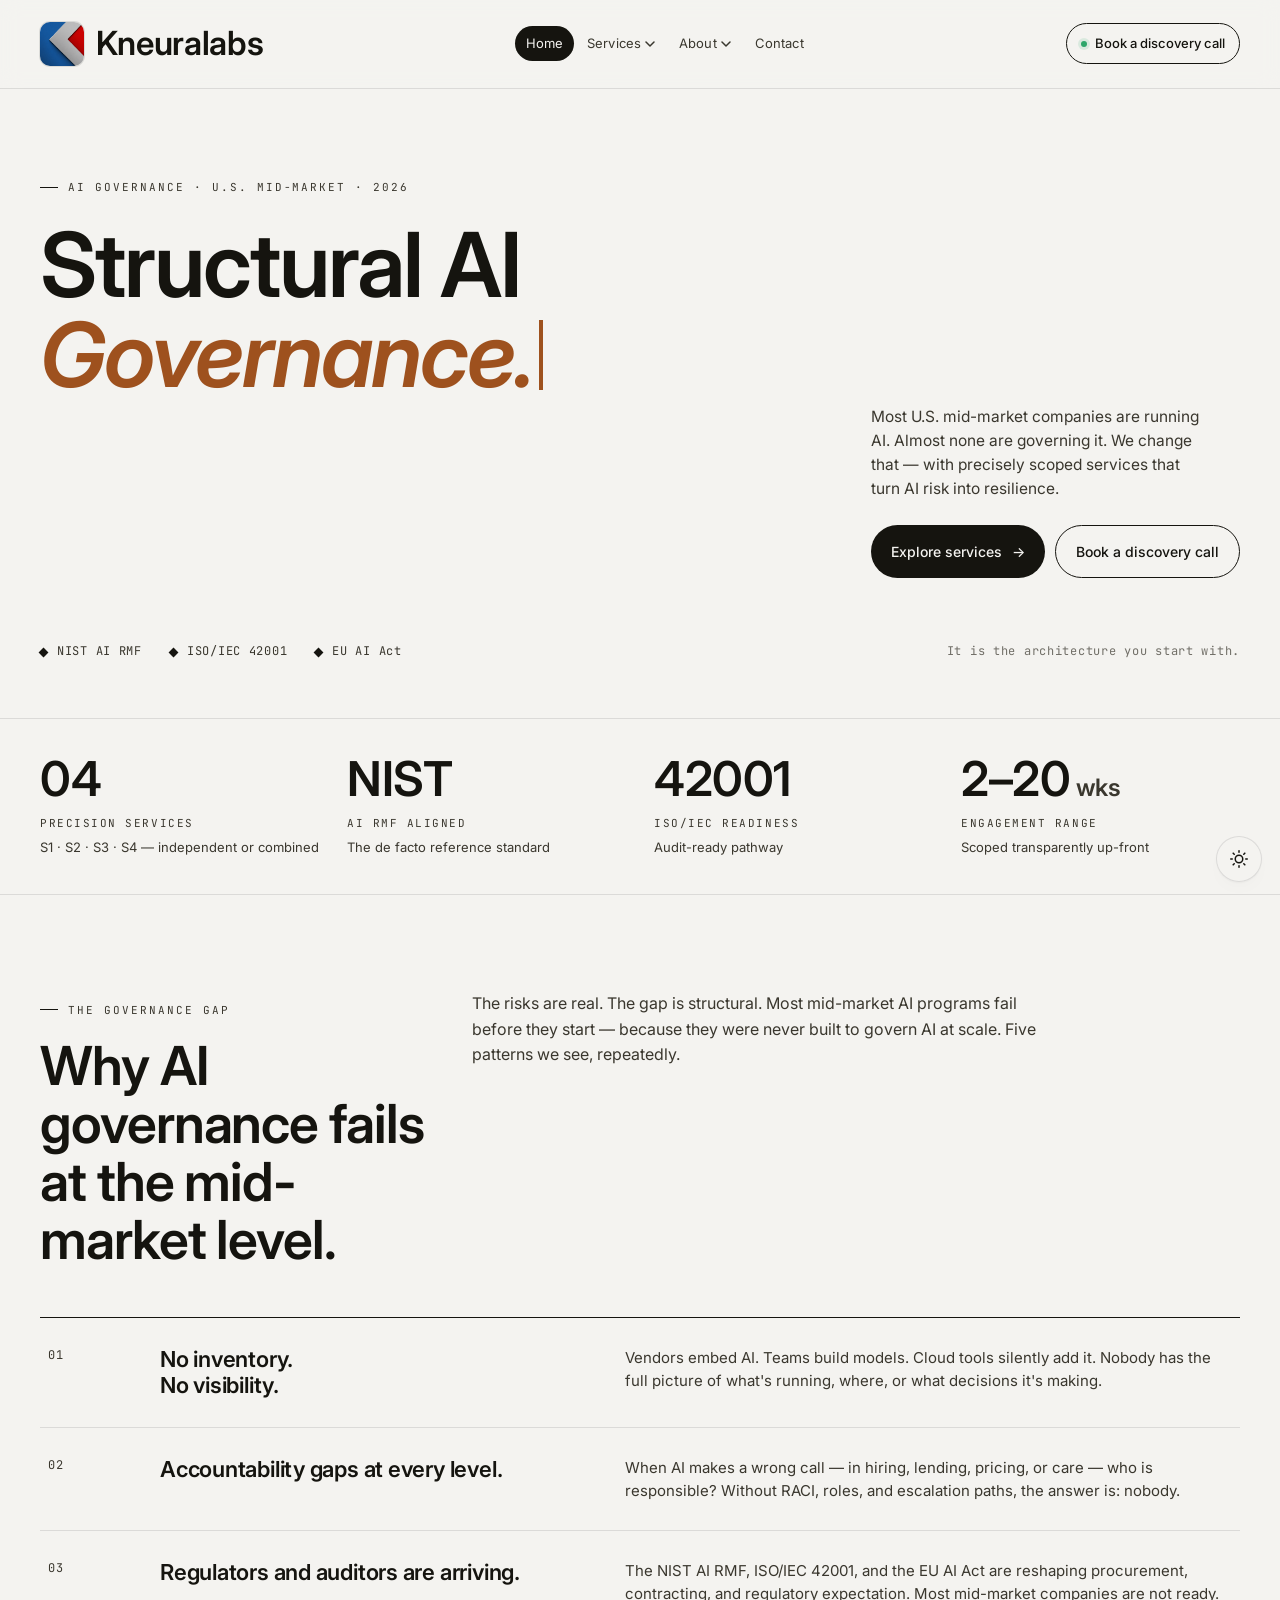
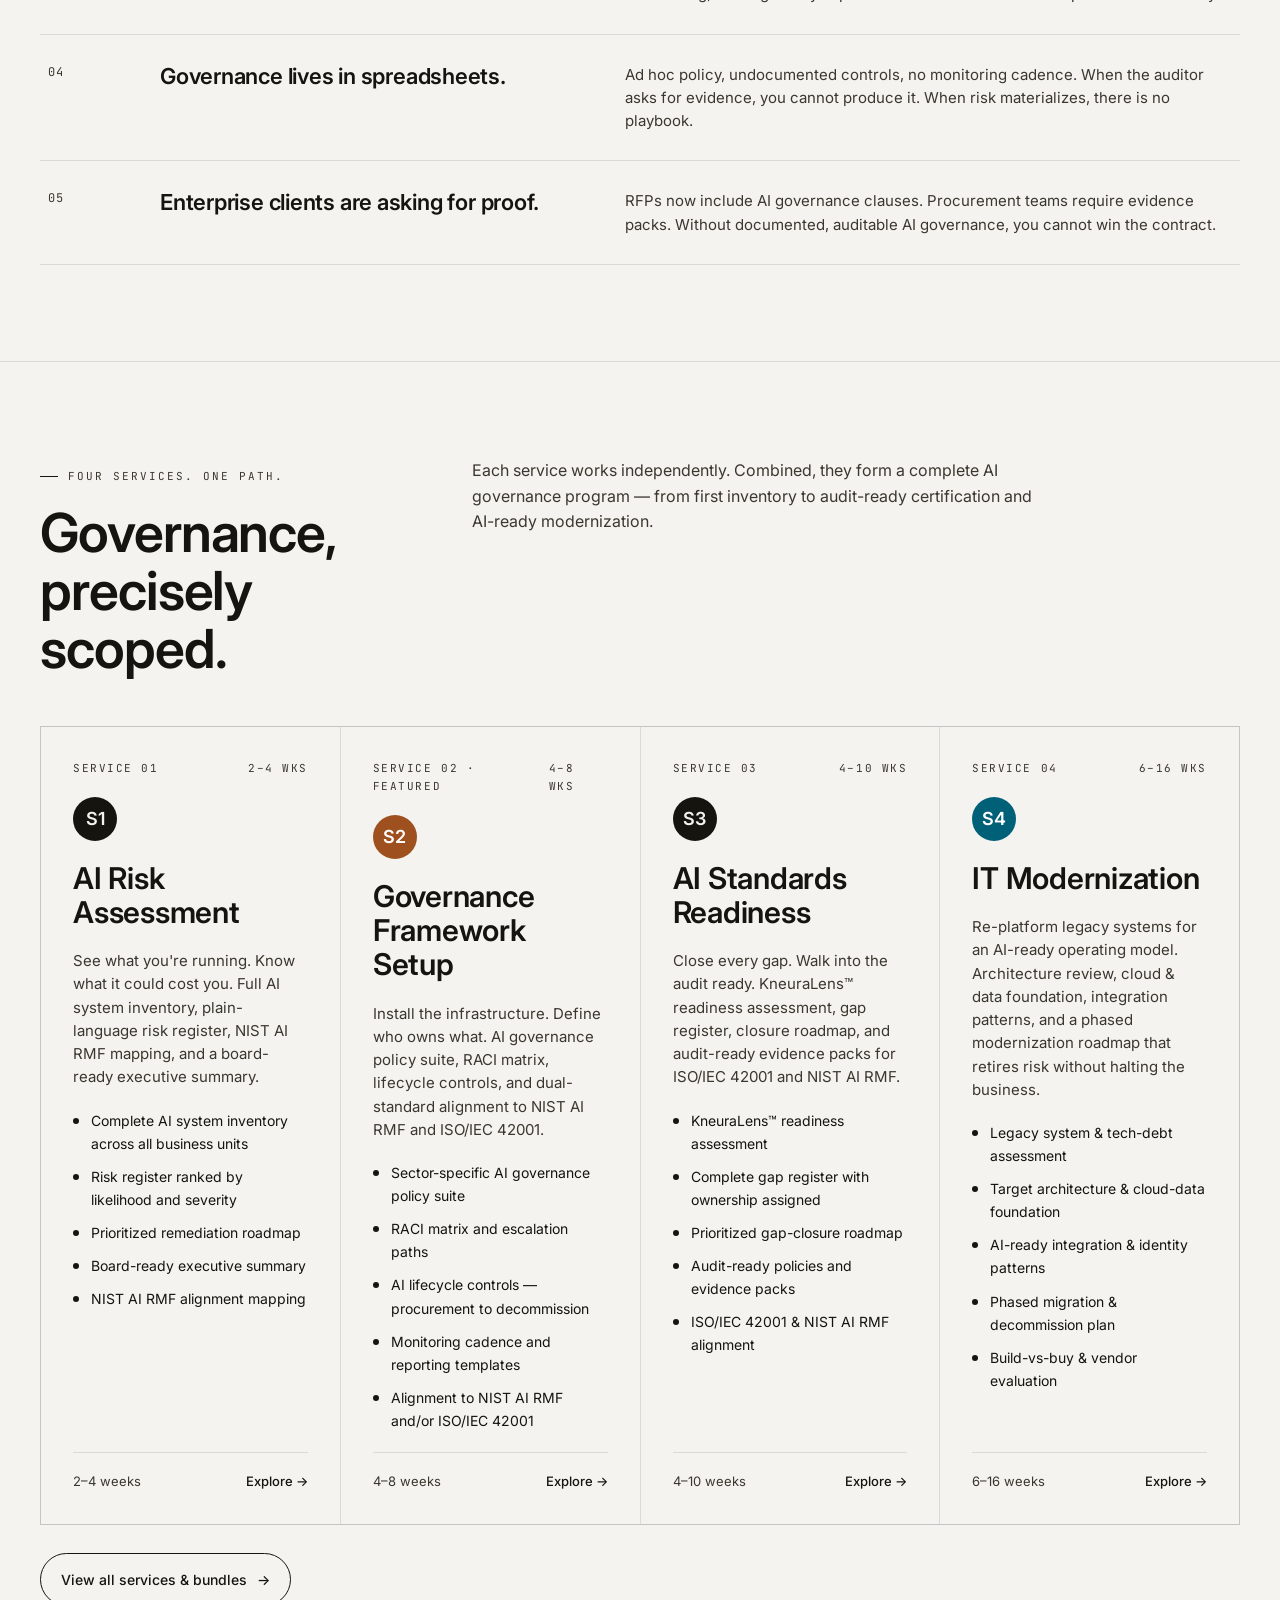
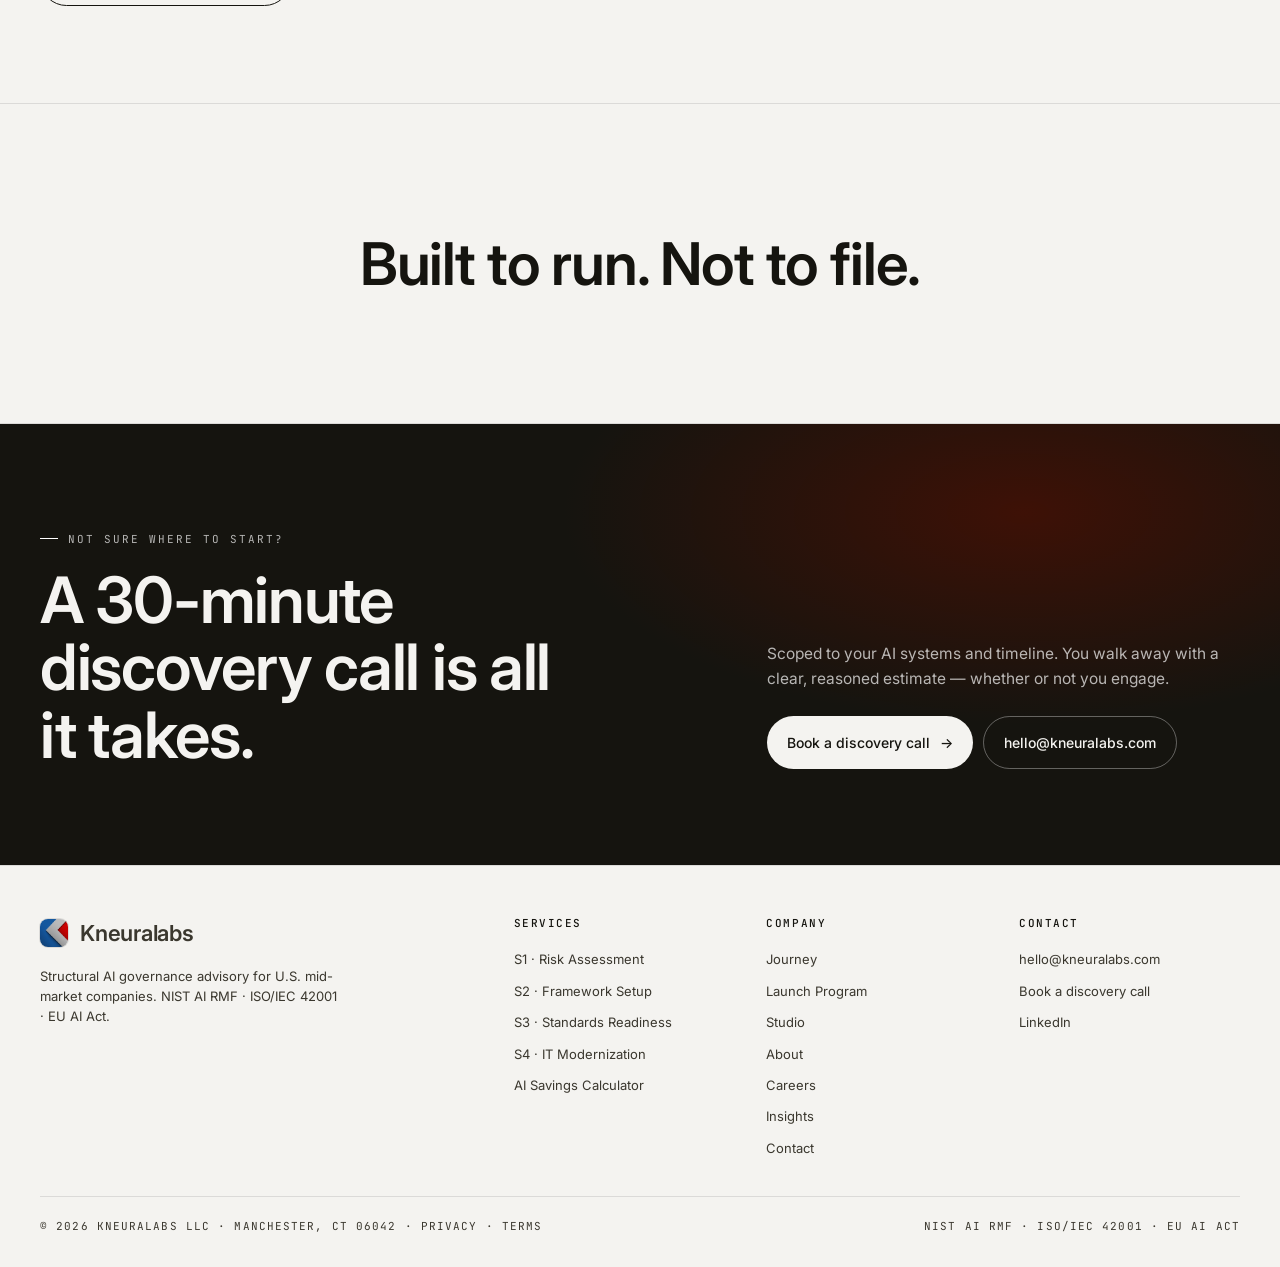
<file: index.html>
<!DOCTYPE html>
<html lang="en">
<head>
  <meta charset="UTF-8" />
  <script>!function(){try{var s=localStorage.getItem("theme");document.documentElement.setAttribute("data-theme",s||(window.matchMedia("(prefers-color-scheme: dark)").matches?"dark":"light"))}catch(e){document.documentElement.setAttribute("data-theme","light")}}()</script>
  <meta name="viewport" content="width=device-width, initial-scale=1.0, viewport-fit=cover" />
  <title>Kneuralabs | AI Governance &amp; Governance as a Service (GaaS) — NIST AI RMF · ISO/IEC 42001 · EU AI Act</title>
  <meta name="description" content="Kneuralabs delivers AI Governance and Governance as a Service (GaaS) for U.S. mid-market companies. Four scoped services — AI Risk Assessment, Governance Framework Setup, AI Standards Readiness, and IT Modernization — aligned to NIST AI RMF, ISO/IEC 42001, and the EU AI Act. Engagements 2–20 weeks." />
  <meta name="keywords" content="Kneuralabs, AI governance, AI governance consulting, Governance as a Service, GaaS, IT modernization, AI risk assessment, NIST AI RMF, ISO/IEC 42001, EU AI Act, AI governance framework, AI compliance, mid-market AI consulting, AI audit readiness, responsible AI, AI governance advisory" />
  <meta name="author" content="Kneuralabs LLC" />
  <meta name="robots" content="index, follow, max-image-preview:large, max-snippet:-1" />
  <meta name="theme-color" content="#F4F3F0" media="(prefers-color-scheme: light)" />
  <meta name="theme-color" content="#0B0C0F" media="(prefers-color-scheme: dark)" />
  <meta name="color-scheme" content="light dark" />
  <link rel="icon" href="favicon.ico" sizes="any" />
  <link rel="icon" type="image/png" href="assets/images/favicon-32.png" sizes="32x32" />
  <link rel="apple-touch-icon" href="assets/images/apple-touch-icon.png" />
  <link rel="canonical" href="https://www.kneuralabs.com/" />
  <meta property="og:type" content="website" />
  <meta property="og:site_name" content="Kneuralabs" />
  <meta property="og:url" content="https://www.kneuralabs.com/" />
  <meta property="og:title" content="Kneuralabs | AI Governance &amp; Governance as a Service (GaaS)" />
  <meta property="og:description" content="Kneuralabs delivers AI Governance and Governance as a Service (GaaS) for U.S. mid-market companies. NIST AI RMF · ISO/IEC 42001 · EU AI Act. IT Modernization. Engagements 2–20 weeks." />
  <meta property="og:image" content="https://www.kneuralabs.com/assets/images/og-image.png" />
  <meta property="og:image:width" content="1200" />
  <meta property="og:image:height" content="630" />
  <meta name="twitter:card" content="summary_large_image" />
  <meta name="twitter:site" content="@kneuralabs" />
  <meta name="twitter:title" content="Kneuralabs | AI Governance &amp; GaaS" />
  <meta name="twitter:description" content="AI Governance and Governance as a Service (GaaS) for U.S. mid-market companies. NIST AI RMF · ISO/IEC 42001 · IT Modernization." />
  <meta name="twitter:image" content="https://www.kneuralabs.com/assets/images/og-image.png" />
  <link rel="preconnect" href="https://fonts.googleapis.com" />
  <link rel="preconnect" href="https://fonts.gstatic.com" crossorigin />
  <link rel="preload" as="style" href="https://fonts.googleapis.com/css2?family=Inter:ital,opsz,wght@0,14..32,100..900;1,14..32,100..900&family=JetBrains+Mono:wght@300;400;500&display=swap" />
  <link rel="stylesheet" href="https://fonts.googleapis.com/css2?family=Inter:ital,opsz,wght@0,14..32,100..900;1,14..32,100..900&family=JetBrains+Mono:wght@300;400;500&display=swap" media="print" onload="this.media='all'" />
  <noscript><link rel="stylesheet" href="https://fonts.googleapis.com/css2?family=Inter:ital,opsz,wght@0,14..32,100..900;1,14..32,100..900&family=JetBrains+Mono:wght@300;400;500&display=swap" /></noscript>
  <noscript><style>.sr,.reveal-char{opacity:1!important;transform:none!important;filter:none!important}</style></noscript>
  <link rel="stylesheet" href="css/variables.css" />
  <link rel="stylesheet" href="css/base.css" />
  <link rel="stylesheet" href="css/layout.css" />
  <link rel="stylesheet" href="css/components.css" />
  <link rel="stylesheet" href="css/sections.css" />
  <script type="application/ld+json">
  {
    "@context": "https://schema.org",
    "@graph": [
      {
        "@type": "Organization",
        "@id": "https://www.kneuralabs.com/#organization",
        "name": "Kneuralabs",
        "alternateName": ["Kneuralabs LLC", "Kneuralabs AI Governance", "Kneuralabs GaaS"],
        "legalName": "Kneuralabs LLC",
        "url": "https://www.kneuralabs.com/",
        "logo": "https://www.kneuralabs.com/assets/images/logo.png",
        "image": "https://www.kneuralabs.com/assets/images/og-image.png",
        "description": "Kneuralabs delivers AI Governance and Governance as a Service (GaaS) for U.S. mid-market companies — aligning programs to NIST AI RMF, ISO/IEC 42001, and the EU AI Act, including IT Modernization.",
        "foundingDate": "2024",
        "founder": { "@type": "Person", "name": "Piyal Gupta", "jobTitle": "CEO" },
        "address": { "@type": "PostalAddress", "addressLocality": "Manchester", "addressRegion": "CT", "postalCode": "06042", "addressCountry": "US" },
        "sameAs": ["https://www.linkedin.com/company/kneuralabs"],
        "areaServed": { "@type": "Country", "name": "United States" },
        "knowsAbout": ["AI Governance", "Governance as a Service", "GaaS", "NIST AI Risk Management Framework", "ISO/IEC 42001", "EU AI Act", "AI Risk Assessment", "AI Compliance", "AI Audit Readiness", "Responsible AI", "IT Modernization", "AI Governance Consulting"],
        "contactPoint": { "@type": "ContactPoint", "email": "hello@kneuralabs.com", "contactType": "customer support", "areaServed": "US", "availableLanguage": ["English"] }
      },
      {
        "@type": "ProfessionalService",
        "@id": "https://www.kneuralabs.com/#service",
        "name": "Kneuralabs AI Governance Advisory — Governance as a Service (GaaS)",
        "url": "https://www.kneuralabs.com/",
        "provider": { "@id": "https://www.kneuralabs.com/#organization" },
        "serviceType": ["AI Governance Consulting", "Governance as a Service", "IT Modernization"],
        "areaServed": { "@type": "Country", "name": "United States" },
        "hasOfferCatalog": {
          "@type": "OfferCatalog",
          "name": "AI Governance Services",
          "itemListElement": [
            { "@type": "Offer", "itemOffered": { "@type": "Service", "name": "S1 · AI Risk Assessment", "description": "Full AI system inventory, plain-language risk register, NIST AI RMF mapping, and board-ready executive summary. 2–4 weeks, standalone." } },
            { "@type": "Offer", "itemOffered": { "@type": "Service", "name": "S2 · Governance Framework Setup", "description": "Sector-specific AI governance policy suite, RACI matrix, lifecycle controls, monitoring cadence, and alignment to NIST AI RMF and/or ISO/IEC 42001. 4–8 weeks." } },
            { "@type": "Offer", "itemOffered": { "@type": "Service", "name": "S3 · AI Standards Readiness", "description": "KneuraLens readiness assessment, complete gap register, prioritized closure roadmap, and audit-ready evidence packs for ISO/IEC 42001 and NIST AI RMF. 4–10 weeks." } },
            { "@type": "Offer", "itemOffered": { "@type": "Service", "name": "S4 · IT Modernization", "description": "Re-platform legacy systems for an AI-ready operating model. Architecture review, cloud and data foundation, integration patterns, phased migration roadmap. 6–16 weeks." } }
          ]
        }
      },
      {
        "@type": "WebSite",
        "@id": "https://www.kneuralabs.com/#website",
        "url": "https://www.kneuralabs.com/",
        "name": "Kneuralabs",
        "description": "Structural AI governance advisory for U.S. mid-market companies.",
        "publisher": { "@id": "https://www.kneuralabs.com/#organization" },
        "inLanguage": "en-US"
      }
    ]
  }
  </script>
</head>
<body>
  <a class="skip-link" href="#main-content">Skip to main content</a>
  <header class="top"></header>

  <main id="main-content">

    <!-- Hero -->
    <div class="frame hero">
      <div class="hero-grid">
        <div>
          <div class="eyebrow"><span class="tick"></span> AI Governance · U.S. Mid-Market · 2026</div>
          <h1 class="display">Structural AI <em>Governance.</em> <br>Not a feature you <br>add later.</h1>
        </div>
        <div>
          <p class="hero-side">Most U.S. mid-market companies are running AI. Almost none are governing it. We change that — with precisely scoped services that turn AI risk into resilience.</p>
          <div class="hero-actions">
            <a class="btn btn-primary" href="services.html">Explore services <span class="arr">&rarr;</span></a>
            <a class="btn btn-ghost" href="contact.html">Book a discovery call</a>
          </div>
        </div>
      </div>
      <div class="marks">
        <span><span class="sq"></span> NIST AI RMF</span>
        <span><span class="sq"></span> ISO/IEC 42001</span>
        <span><span class="sq"></span> EU AI Act</span>
        <span class="note">It is the architecture you start with.</span>
      </div>
    </div>

    <!-- Stat strip -->
    <div class="frame stats">
      <div class="stats-grid">
        <div class="stat sr"><div class="n" data-count="04" data-count-label="04">04</div><div class="l">Precision services</div><div class="sub">S1 · S2 · S3 · S4 — independent or combined</div></div>
        <div class="stat sr"><div class="n">NIST</div><div class="l">AI RMF aligned</div><div class="sub">The de facto reference standard</div></div>
        <div class="stat sr"><div class="n">42001</div><div class="l">ISO/IEC readiness</div><div class="sub">Audit-ready pathway</div></div>
        <div class="stat sr"><div class="n">2–20<span class="unit">&nbsp;wks</span></div><div class="l">Engagement range</div><div class="sub">Scoped transparently up-front</div></div>
      </div>
    </div>

    <!-- The governance gap -->
    <div class="frame section">
      <div class="section-head sr">
        <div>
          <div class="eyebrow"><span class="tick"></span> The governance gap</div>
          <h2>Why AI governance fails at the mid-market level.</h2>
        </div>
        <p>The risks are real. The gap is structural. Most mid-market AI programs fail before they start — because they were never built to govern AI at scale. Five patterns we see, repeatedly.</p>
      </div>

      <div class="gaps">
        <div class="gap sr"><div class="idx">01</div>
          <h3>No inventory.<br>No visibility.</h3>
          <p>Vendors embed AI. Teams build models. Cloud tools silently add it. Nobody has the full picture of what's running, where, or what decisions it's making.</p>
        </div>
        <div class="gap sr"><div class="idx">02</div>
          <h3>Accountability gaps at every level.</h3>
          <p>When AI makes a wrong call — in hiring, lending, pricing, or care — who is responsible? Without RACI, roles, and escalation paths, the answer is: nobody.</p>
        </div>
        <div class="gap sr"><div class="idx">03</div>
          <h3>Regulators and auditors are arriving.</h3>
          <p>The NIST AI RMF, ISO/IEC 42001, and the EU AI Act are reshaping procurement, contracting, and regulatory expectation. Most mid-market companies are not ready.</p>
        </div>
        <div class="gap sr"><div class="idx">04</div>
          <h3>Governance lives in spreadsheets.</h3>
          <p>Ad hoc policy, undocumented controls, no monitoring cadence. When the auditor asks for evidence, you cannot produce it. When risk materializes, there is no playbook.</p>
        </div>
        <div class="gap sr"><div class="idx">05</div>
          <h3>Enterprise clients are asking for proof.</h3>
          <p>RFPs now include AI governance clauses. Procurement teams require evidence packs. Without documented, auditable AI governance, you cannot win the contract.</p>
        </div>
      </div>
    </div>

    <!-- Services -->
    <div class="frame section">
      <div class="section-head sr">
        <div>
          <div class="eyebrow"><span class="tick"></span> Four services. One path.</div>
          <h2>Governance, precisely scoped.</h2>
        </div>
        <p>Each service works independently. Combined, they form a complete AI governance program — from first inventory to audit-ready certification and AI-ready modernization.</p>
      </div>

      <div class="services">
        <div class="svc sr">
          <div class="tag"><span>Service 01</span><span>2–4 wks</span></div>
          <div class="id">S1</div>
          <h3>AI Risk Assessment</h3>
          <p>See what you're running. Know what it could cost you. Full AI system inventory, plain-language risk register, NIST AI RMF mapping, and a board-ready executive summary.</p>
          <ul>
            <li>Complete AI system inventory across all business units</li>
            <li>Risk register ranked by likelihood and severity</li>
            <li>Prioritized remediation roadmap</li>
            <li>Board-ready executive summary</li>
            <li>NIST AI RMF alignment mapping</li>
          </ul>
          <div class="foot"><span>2–4 weeks</span><a href="services.html">Explore &rarr;</a></div>
        </div>

        <div class="svc feature sr">
          <div class="tag"><span>Service 02 · Featured</span><span>4–8 wks</span></div>
          <div class="id">S2</div>
          <h3>Governance Framework Setup</h3>
          <p>Install the infrastructure. Define who owns what. AI governance policy suite, RACI matrix, lifecycle controls, and dual-standard alignment to NIST AI RMF and ISO/IEC 42001.</p>
          <ul>
            <li>Sector-specific AI governance policy suite</li>
            <li>RACI matrix and escalation paths</li>
            <li>AI lifecycle controls — procurement to decommission</li>
            <li>Monitoring cadence and reporting templates</li>
            <li>Alignment to NIST AI RMF and/or ISO/IEC 42001</li>
          </ul>
          <div class="foot"><span>4–8 weeks</span><a href="services.html">Explore &rarr;</a></div>
        </div>

        <div class="svc sr">
          <div class="tag"><span>Service 03</span><span>4–10 wks</span></div>
          <div class="id">S3</div>
          <h3>AI Standards Readiness</h3>
          <p>Close every gap. Walk into the audit ready. KneuraLens&trade; readiness assessment, gap register, closure roadmap, and audit-ready evidence packs for ISO/IEC 42001 and NIST AI RMF.</p>
          <ul>
            <li>KneuraLens&trade; readiness assessment</li>
            <li>Complete gap register with ownership assigned</li>
            <li>Prioritized gap-closure roadmap</li>
            <li>Audit-ready policies and evidence packs</li>
            <li>ISO/IEC 42001 &amp; NIST AI RMF alignment</li>
          </ul>
          <div class="foot"><span>4–10 weeks</span><a href="services.html">Explore &rarr;</a></div>
        </div>

        <div class="svc sr">
          <div class="tag"><span>Service 04</span><span>6–16 wks</span></div>
          <div class="id alt">S4</div>
          <h3>IT Modernization</h3>
          <p>Re-platform legacy systems for an AI-ready operating model. Architecture review, cloud &amp; data foundation, integration patterns, and a phased modernization roadmap that retires risk without halting the business.</p>
          <ul>
            <li>Legacy system &amp; tech-debt assessment</li>
            <li>Target architecture &amp; cloud-data foundation</li>
            <li>AI-ready integration &amp; identity patterns</li>
            <li>Phased migration &amp; decommission plan</li>
            <li>Build-vs-buy &amp; vendor evaluation</li>
          </ul>
          <div class="foot"><span>6–16 weeks</span><a href="services.html">Explore &rarr;</a></div>
        </div>
      </div>

      <div class="section-cta sr"><a class="btn btn-ghost" href="services.html">View all services &amp; bundles <span class="arr">&rarr;</span></a></div>
    </div>

    <!-- Statement -->
    <div class="statement">
      <div class="frame">
        <p class="statement-line sr">Built to run. Not to file.</p>
      </div>
    </div>

    <!-- CTA -->
    <div class="cta-strip">
      <div class="frame cta-grid">
        <div>
          <div class="eyebrow"><span class="tick"></span> Not sure where to start?</div>
          <h2>A 30-minute<br>discovery call is all<br>it takes.</h2>
        </div>
        <div>
          <p>Scoped to your AI systems and timeline. You walk away with a clear, reasoned estimate — whether or not you engage.</p>
          <div class="hero-actions">
            <a class="btn btn-primary" href="contact.html">Book a discovery call <span class="arr">&rarr;</span></a>
            <a class="btn btn-ghost" href="mailto:hello@kneuralabs.com">hello@kneuralabs.com</a>
          </div>
        </div>
      </div>
    </div>

  </main>

  <footer class="footer"></footer>

  <script src="js/components.js"></script>
  <script src="js/scroll.js" defer></script>
</body>
</html>
</file>
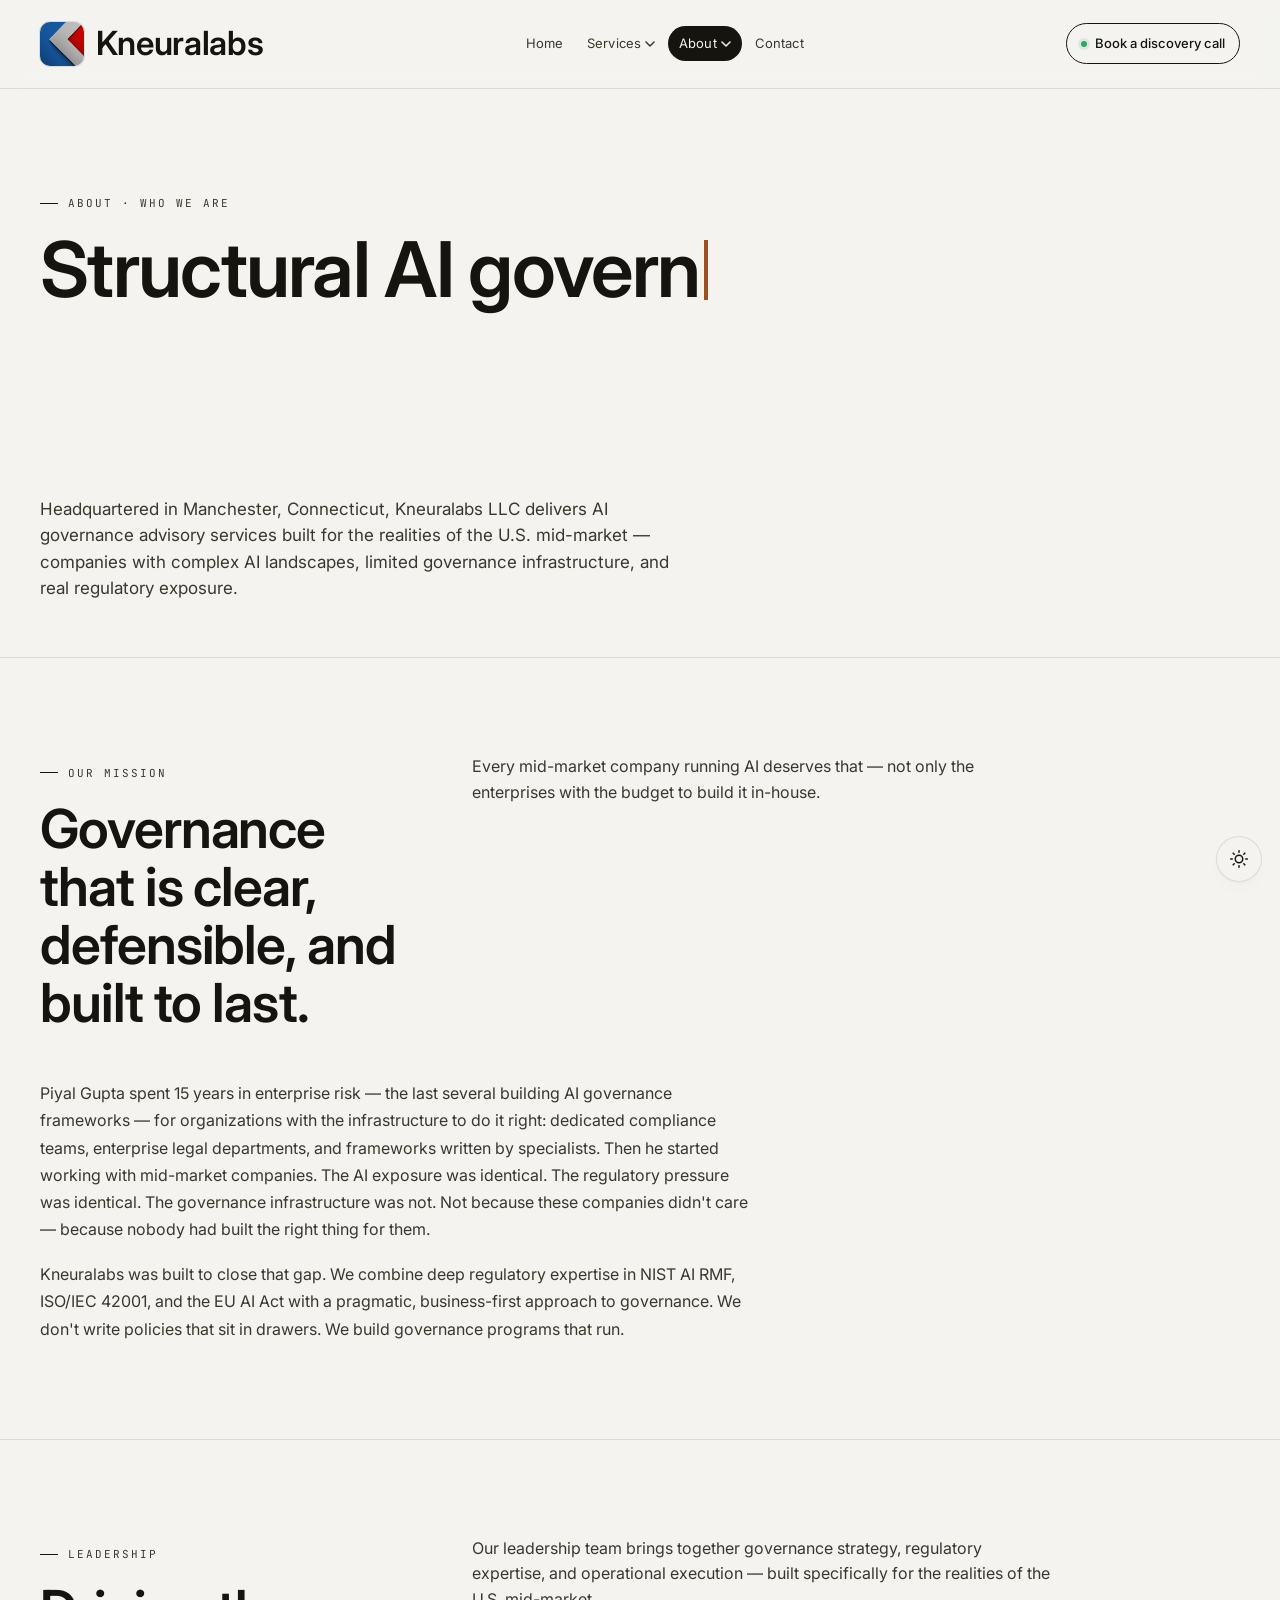
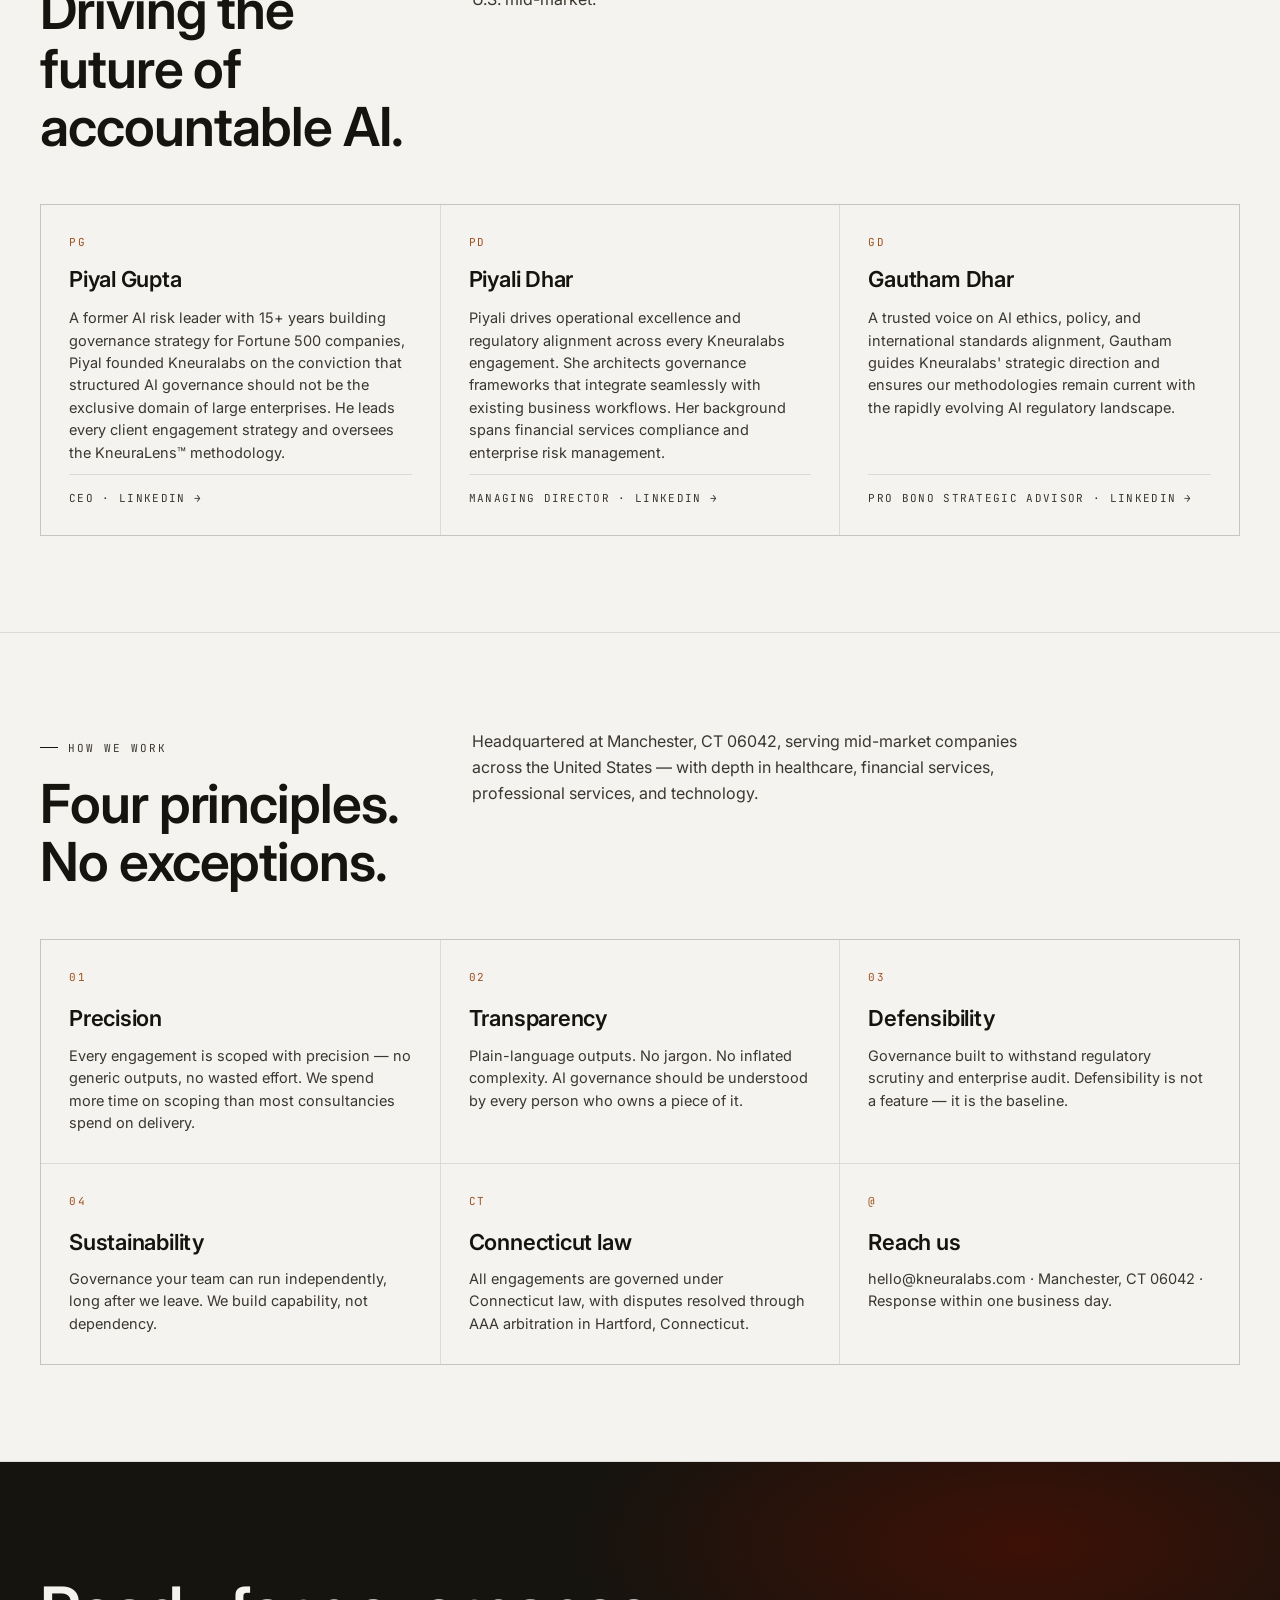
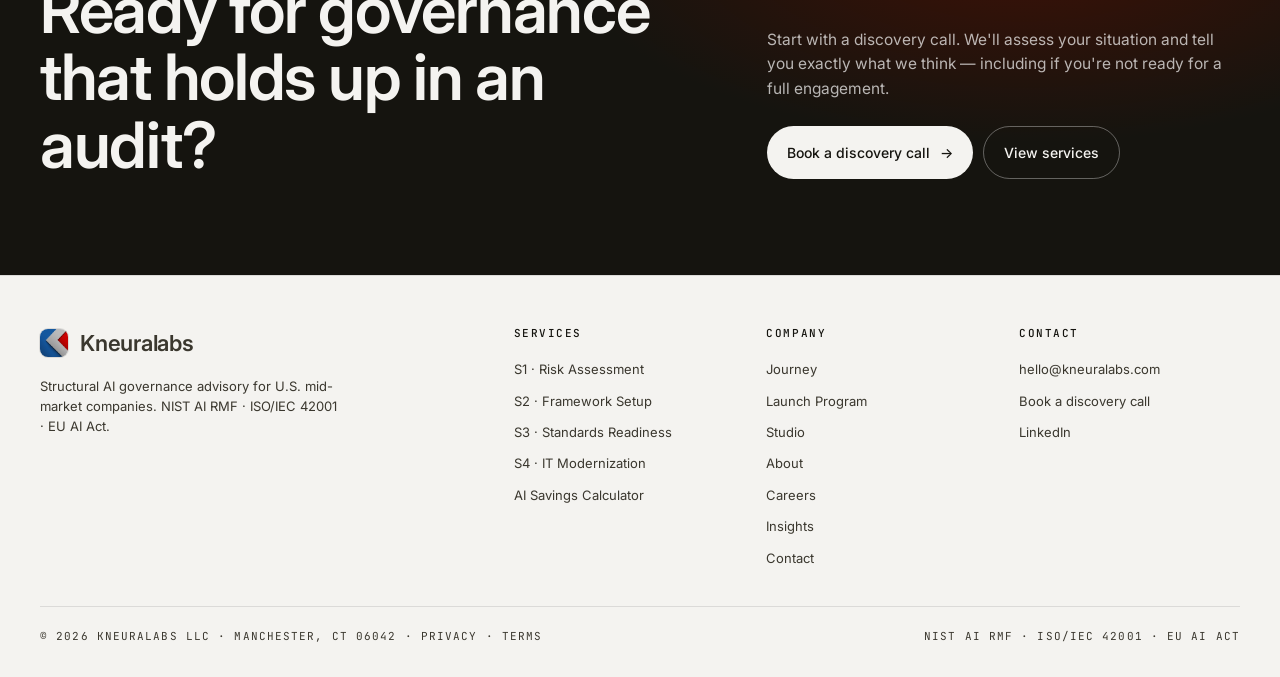
<file: about.html>
<!DOCTYPE html>
<html lang="en">
<head>
  <meta charset="UTF-8" />
  <script>!function(){try{var s=localStorage.getItem("theme");document.documentElement.setAttribute("data-theme",s||(window.matchMedia("(prefers-color-scheme: dark)").matches?"dark":"light"))}catch(e){document.documentElement.setAttribute("data-theme","light")}}()</script>
  <meta name="viewport" content="width=device-width, initial-scale=1.0, viewport-fit=cover" />
  <title>About Kneuralabs | AI Governance &amp; GaaS Advisory | Manchester, CT</title>
  <meta name="description" content="Meet the Kneuralabs team — AI governance and Governance as a Service (GaaS) practitioners building structural frameworks for U.S. mid-market companies. Headquartered in Manchester, Connecticut." />
  <meta name="keywords" content="Kneuralabs, about Kneuralabs, AI governance advisory, Governance as a Service, GaaS, IT modernization, AI governance team, Manchester CT, AI governance consulting" />
  <meta name="author" content="Kneuralabs LLC" />
  <meta name="robots" content="index, follow, max-image-preview:large, max-snippet:-1" />
  <meta name="theme-color" content="#F4F3F0" media="(prefers-color-scheme: light)" />
  <meta name="theme-color" content="#0B0C0F" media="(prefers-color-scheme: dark)" />
  <meta name="color-scheme" content="light dark" />
  <link rel="icon" href="favicon.ico" sizes="any" />
  <link rel="icon" type="image/png" href="assets/images/favicon-32.png" sizes="32x32" />
  <link rel="apple-touch-icon" href="assets/images/apple-touch-icon.png" />
  <link rel="canonical" href="https://www.kneuralabs.com/about.html" />
  <meta property="og:type" content="website" />
  <meta property="og:site_name" content="Kneuralabs" />
  <meta property="og:url" content="https://www.kneuralabs.com/about.html" />
  <meta property="og:title" content="About Kneuralabs | AI Governance &amp; GaaS Advisory Team" />
  <meta property="og:description" content="Meet the Kneuralabs team — AI governance and Governance as a Service (GaaS) practitioners building structural frameworks for U.S. mid-market companies." />
  <meta property="og:image" content="https://www.kneuralabs.com/assets/images/og-image.png" />
  <meta property="og:image:width" content="1200" />
  <meta property="og:image:height" content="630" />
  <meta name="twitter:card" content="summary_large_image" />
  <meta name="twitter:site" content="@kneuralabs" />
  <meta name="twitter:title" content="About Kneuralabs | AI Governance Advisory Team" />
  <meta name="twitter:description" content="Meet the Kneuralabs team — AI governance practitioners for the U.S. mid-market." />
  <meta name="twitter:image" content="https://www.kneuralabs.com/assets/images/og-image.png" />
  <link rel="preconnect" href="https://fonts.googleapis.com" />
  <link rel="preconnect" href="https://fonts.gstatic.com" crossorigin />
  <link rel="preload" as="style" href="https://fonts.googleapis.com/css2?family=Inter:ital,opsz,wght@0,14..32,100..900;1,14..32,100..900&family=JetBrains+Mono:wght@300;400;500&display=swap" />
  <link rel="stylesheet" href="https://fonts.googleapis.com/css2?family=Inter:ital,opsz,wght@0,14..32,100..900;1,14..32,100..900&family=JetBrains+Mono:wght@300;400;500&display=swap" media="print" onload="this.media='all'" />
  <noscript><link rel="stylesheet" href="https://fonts.googleapis.com/css2?family=Inter:ital,opsz,wght@0,14..32,100..900;1,14..32,100..900&family=JetBrains+Mono:wght@300;400;500&display=swap" /></noscript>
  <noscript><style>.sr,.reveal-char{opacity:1!important;transform:none!important;filter:none!important}</style></noscript>
  <link rel="stylesheet" href="css/variables.css" />
  <link rel="stylesheet" href="css/base.css" />
  <link rel="stylesheet" href="css/layout.css" />
  <link rel="stylesheet" href="css/components.css" />
  <link rel="stylesheet" href="css/sections.css" />
  <script type="application/ld+json">
  {
    "@context": "https://schema.org",
    "@graph": [
      {
        "@type": "AboutPage",
        "@id": "https://www.kneuralabs.com/about.html#webpage",
        "url": "https://www.kneuralabs.com/about.html",
        "name": "About Kneuralabs — AI Governance & Governance as a Service (GaaS)",
        "description": "Kneuralabs is an AI governance advisory and Governance as a Service (GaaS) firm headquartered in Manchester, CT, serving U.S. mid-market companies.",
        "inLanguage": "en-US",
        "breadcrumb": {
          "@type": "BreadcrumbList",
          "itemListElement": [
            { "@type": "ListItem", "position": 1, "name": "Home", "item": "https://www.kneuralabs.com/" },
            { "@type": "ListItem", "position": 2, "name": "About", "item": "https://www.kneuralabs.com/about.html" }
          ]
        }
      },
      {
        "@type": "Organization",
        "@id": "https://www.kneuralabs.com/#organization",
        "name": "Kneuralabs",
        "alternateName": ["Kneuralabs LLC", "Kneuralabs GaaS"],
        "legalName": "Kneuralabs LLC",
        "url": "https://www.kneuralabs.com/",
        "logo": "https://www.kneuralabs.com/assets/images/logo.png",
        "description": "Kneuralabs delivers AI Governance and Governance as a Service (GaaS) for U.S. mid-market companies, with IT Modernization and alignment to NIST AI RMF, ISO/IEC 42001, and the EU AI Act.",
        "foundingDate": "2024",
        "founder": { "@type": "Person", "name": "Piyal Gupta", "jobTitle": "CEO" },
        "address": { "@type": "PostalAddress", "addressLocality": "Manchester", "addressRegion": "CT", "postalCode": "06042", "addressCountry": "US" },
        "sameAs": ["https://www.linkedin.com/company/kneuralabs"],
        "areaServed": { "@type": "Country", "name": "United States" },
        "knowsAbout": ["AI Governance", "Governance as a Service", "GaaS", "IT Modernization", "NIST AI Risk Management Framework", "ISO/IEC 42001", "EU AI Act", "AI Risk Assessment", "AI Compliance", "Responsible AI"]
      }
    ]
  }
  </script>
</head>
<body>
  <a class="skip-link" href="#main-content">Skip to main content</a>
  <header class="top"></header>

  <main id="main-content">

    <div class="frame svc-hero">
      <div class="eyebrow"><span class="tick"></span> About · Who we are</div>
      <h1>Structural AI governance for the companies building <em>America's future.</em></h1>
      <p class="lede">Headquartered in Manchester, Connecticut, Kneuralabs LLC delivers AI governance advisory services built for the realities of the U.S. mid-market — companies with complex AI landscapes, limited governance infrastructure, and real regulatory exposure.</p>
    </div>

    <div class="frame section">
      <div class="section-head sr">
        <div>
          <div class="eyebrow"><span class="tick"></span> Our mission</div>
          <h2>Governance that is clear, defensible, and built to last.</h2>
        </div>
        <p>Every mid-market company running AI deserves that — not only the enterprises with the budget to build it in-house.</p>
      </div>
      <div class="prose sr">
        <p>Piyal Gupta spent 15 years in enterprise risk — the last several building AI governance frameworks — for organizations with the infrastructure to do it right: dedicated compliance teams, enterprise legal departments, and frameworks written by specialists. Then he started working with mid-market companies. The AI exposure was identical. The regulatory pressure was identical. The governance infrastructure was not. Not because these companies didn't care — because nobody had built the right thing for them.</p>
        <p>Kneuralabs was built to close that gap. We combine deep regulatory expertise in NIST AI RMF, ISO/IEC 42001, and the EU AI Act with a pragmatic, business-first approach to governance. We don't write policies that sit in drawers. We build governance programs that run.</p>
      </div>
    </div>

    <div class="frame section">
      <div class="section-head sr">
        <div>
          <div class="eyebrow"><span class="tick"></span> Leadership</div>
          <h2>Driving the future of accountable AI.</h2>
        </div>
        <p>Our leadership team brings together governance strategy, regulatory expertise, and operational execution — built specifically for the realities of the U.S. mid-market.</p>
      </div>
      <div class="card-grid">
        <article class="sr">
          <div class="n">PG</div>
          <h3>Piyal Gupta</h3>
          <p>A former AI risk leader with 15+ years building governance strategy for Fortune 500 companies, Piyal founded Kneuralabs on the conviction that structured AI governance should not be the exclusive domain of large enterprises. He leads every client engagement strategy and oversees the KneuraLens&trade; methodology.</p>
          <div class="role-meta">CEO · <a href="https://www.linkedin.com/company/kneuralabs" target="_blank" rel="noopener">LinkedIn &rarr;</a></div>
        </article>
        <article class="sr">
          <div class="n">PD</div>
          <h3>Piyali Dhar</h3>
          <p>Piyali drives operational excellence and regulatory alignment across every Kneuralabs engagement. She architects governance frameworks that integrate seamlessly with existing business workflows. Her background spans financial services compliance and enterprise risk management.</p>
          <div class="role-meta">Managing Director · <a href="https://www.linkedin.com/company/kneuralabs" target="_blank" rel="noopener">LinkedIn &rarr;</a></div>
        </article>
        <article class="sr">
          <div class="n">GD</div>
          <h3>Gautham Dhar</h3>
          <p>A trusted voice on AI ethics, policy, and international standards alignment, Gautham guides Kneuralabs' strategic direction and ensures our methodologies remain current with the rapidly evolving AI regulatory landscape.</p>
          <div class="role-meta">Pro Bono Strategic Advisor · <a href="https://www.linkedin.com/company/kneuralabs" target="_blank" rel="noopener">LinkedIn &rarr;</a></div>
        </article>
      </div>
    </div>

    <div class="frame section">
      <div class="section-head sr">
        <div>
          <div class="eyebrow"><span class="tick"></span> How we work</div>
          <h2>Four principles. No exceptions.</h2>
        </div>
        <p>Headquartered at Manchester, CT 06042, serving mid-market companies across the United States — with depth in healthcare, financial services, professional services, and technology.</p>
      </div>
      <div class="princ">
        <div class="sr"><div class="num">01</div><h4>Precision</h4><p>Every engagement is scoped with precision — no generic outputs, no wasted effort. We spend more time on scoping than most consultancies spend on delivery.</p></div>
        <div class="sr"><div class="num">02</div><h4>Transparency</h4><p>Plain-language outputs. No jargon. No inflated complexity. AI governance should be understood by every person who owns a piece of it.</p></div>
        <div class="sr"><div class="num">03</div><h4>Defensibility</h4><p>Governance built to withstand regulatory scrutiny and enterprise audit. Defensibility is not a feature — it is the baseline.</p></div>
        <div class="sr"><div class="num">04</div><h4>Sustainability</h4><p>Governance your team can run independently, long after we leave. We build capability, not dependency.</p></div>
        <div class="sr"><div class="num">CT</div><h4>Connecticut law</h4><p>All engagements are governed under Connecticut law, with disputes resolved through AAA arbitration in Hartford, Connecticut.</p></div>
        <div class="sr"><div class="num">@</div><h4>Reach us</h4><p>hello@kneuralabs.com · Manchester, CT 06042 · Response within one business day.</p></div>
      </div>
    </div>

    <div class="cta-strip">
      <div class="frame cta-grid">
        <div><h2>Ready for governance that holds up in an audit?</h2></div>
        <div>
          <p>Start with a discovery call. We'll assess your situation and tell you exactly what we think — including if you're not ready for a full engagement.</p>
          <div class="hero-actions">
            <a class="btn btn-primary" href="contact.html">Book a discovery call <span class="arr">&rarr;</span></a>
            <a class="btn btn-ghost" href="services.html">View services</a>
          </div>
        </div>
      </div>
    </div>

  </main>

  <footer class="footer"></footer>

  <script src="js/components.js"></script>
  <script src="js/scroll.js" defer></script>
</body>
</html>
</file>
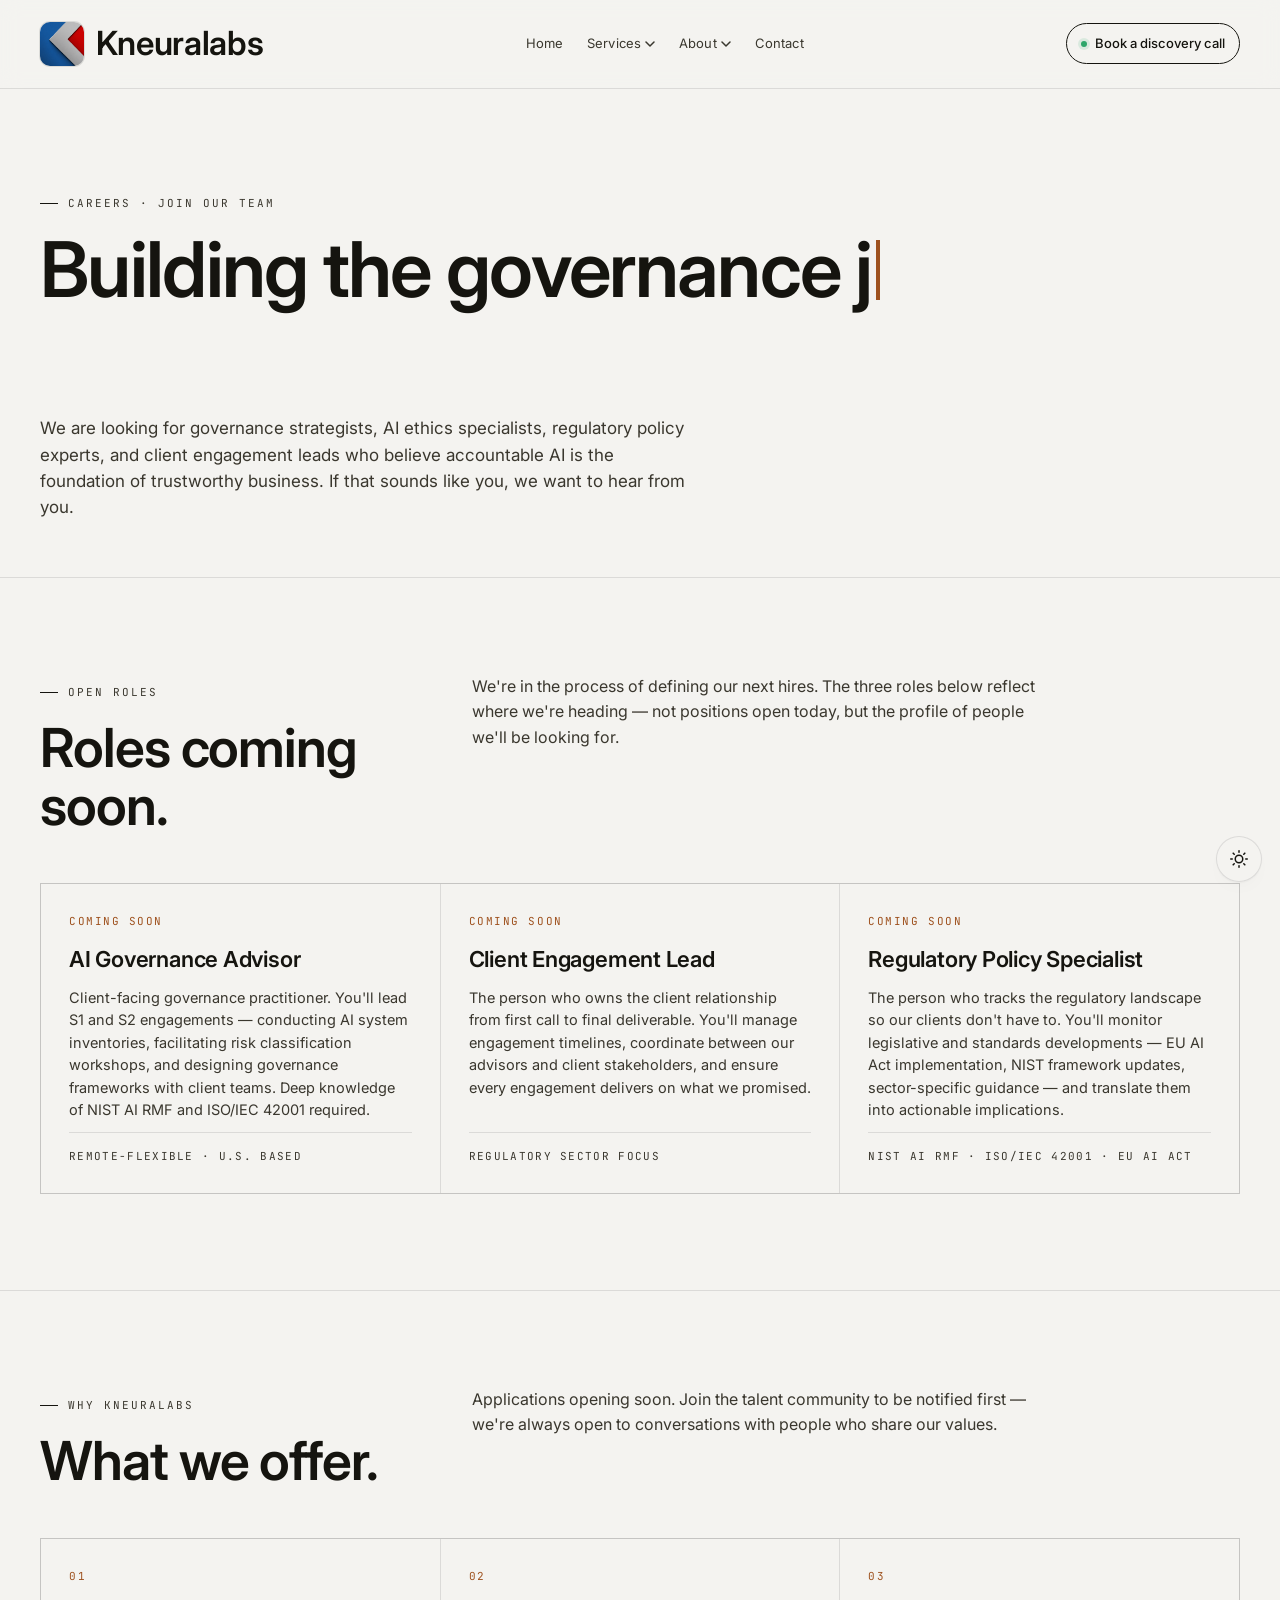
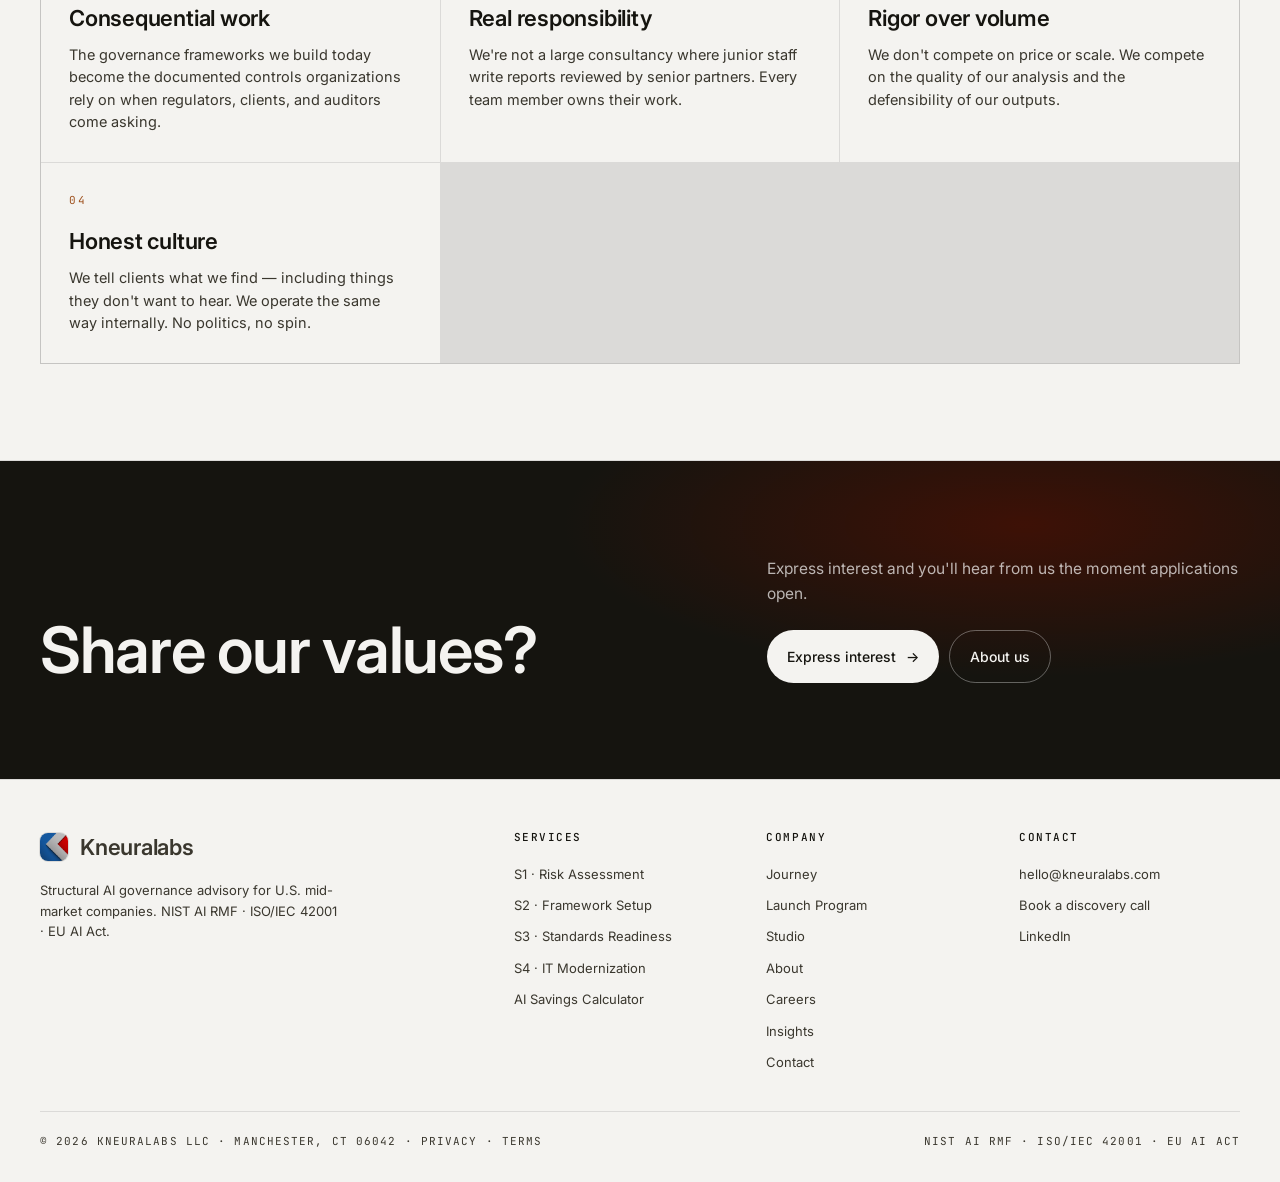
<file: careers.html>
<!DOCTYPE html>
<html lang="en">
<head>
  <meta charset="UTF-8" />
  <script>!function(){try{var s=localStorage.getItem("theme");document.documentElement.setAttribute("data-theme",s||(window.matchMedia("(prefers-color-scheme: dark)").matches?"dark":"light"))}catch(e){document.documentElement.setAttribute("data-theme","light")}}()</script>
  <meta name="viewport" content="width=device-width, initial-scale=1.0, viewport-fit=cover" />
  <title>Careers at Kneuralabs | AI Governance &amp; GaaS Advisory Jobs</title>
  <meta name="description" content="Careers at Kneuralabs — join the team delivering AI Governance and Governance as a Service (GaaS) for America's mid-market. Roles in governance strategy, IT modernization, AI ethics, and regulatory policy." />
  <meta name="keywords" content="Kneuralabs careers, AI governance jobs, Governance as a Service jobs, GaaS, IT modernization careers, AI governance advisory, AI ethics specialist, regulatory policy expert, Manchester CT jobs" />
  <meta name="author" content="Kneuralabs LLC" />
  <meta name="robots" content="index, follow, max-image-preview:large, max-snippet:-1" />
  <meta name="theme-color" content="#F4F3F0" media="(prefers-color-scheme: light)" />
  <meta name="theme-color" content="#0B0C0F" media="(prefers-color-scheme: dark)" />
  <meta name="color-scheme" content="light dark" />
  <link rel="icon" href="favicon.ico" sizes="any" />
  <link rel="icon" type="image/png" href="assets/images/favicon-32.png" sizes="32x32" />
  <link rel="apple-touch-icon" href="assets/images/apple-touch-icon.png" />
  <link rel="canonical" href="https://www.kneuralabs.com/careers.html" />
  <meta property="og:type" content="website" />
  <meta property="og:site_name" content="Kneuralabs" />
  <meta property="og:url" content="https://www.kneuralabs.com/careers.html" />
  <meta property="og:title" content="Careers at Kneuralabs | AI Governance Advisory Jobs" />
  <meta property="og:description" content="Join the team building the governance layer for America's AI economy." />
  <meta property="og:image" content="https://www.kneuralabs.com/assets/images/og-image.png" />
  <meta property="og:image:width" content="1200" />
  <meta property="og:image:height" content="630" />
  <meta name="twitter:card" content="summary_large_image" />
  <meta name="twitter:site" content="@kneuralabs" />
  <meta name="twitter:title" content="Careers at Kneuralabs | AI Governance &amp; GaaS Jobs" />
  <meta name="twitter:description" content="Join Kneuralabs — the team delivering AI Governance as a Service (GaaS) and IT Modernization for America's mid-market." />
  <meta name="twitter:image" content="https://www.kneuralabs.com/assets/images/og-image.png" />
  <link rel="preconnect" href="https://fonts.googleapis.com" />
  <link rel="preconnect" href="https://fonts.gstatic.com" crossorigin />
  <link rel="preload" as="style" href="https://fonts.googleapis.com/css2?family=Inter:ital,opsz,wght@0,14..32,100..900;1,14..32,100..900&family=JetBrains+Mono:wght@300;400;500&display=swap" />
  <link rel="stylesheet" href="https://fonts.googleapis.com/css2?family=Inter:ital,opsz,wght@0,14..32,100..900;1,14..32,100..900&family=JetBrains+Mono:wght@300;400;500&display=swap" media="print" onload="this.media='all'" />
  <noscript><link rel="stylesheet" href="https://fonts.googleapis.com/css2?family=Inter:ital,opsz,wght@0,14..32,100..900;1,14..32,100..900&family=JetBrains+Mono:wght@300;400;500&display=swap" /></noscript>
  <noscript><style>.sr,.reveal-char{opacity:1!important;transform:none!important;filter:none!important}</style></noscript>
  <link rel="stylesheet" href="css/variables.css" />
  <link rel="stylesheet" href="css/base.css" />
  <link rel="stylesheet" href="css/layout.css" />
  <link rel="stylesheet" href="css/components.css" />
  <link rel="stylesheet" href="css/sections.css" />
  <script type="application/ld+json">
  {
    "@context": "https://schema.org",
    "@type": "WebPage",
    "@id": "https://www.kneuralabs.com/careers.html#webpage",
    "url": "https://www.kneuralabs.com/careers.html",
    "name": "Careers at Kneuralabs — AI Governance & GaaS Advisory Jobs",
    "description": "Join Kneuralabs — the team delivering AI Governance and Governance as a Service (GaaS) including IT Modernization for U.S. mid-market companies.",
    "inLanguage": "en-US",
    "employer": {
      "@type": "Organization",
      "name": "Kneuralabs",
      "alternateName": ["Kneuralabs LLC", "Kneuralabs GaaS"],
      "url": "https://www.kneuralabs.com/",
      "description": "AI Governance and Governance as a Service (GaaS) advisory firm serving U.S. mid-market companies.",
      "address": { "@type": "PostalAddress", "addressLocality": "Manchester", "addressRegion": "CT", "addressCountry": "US" }
    },
    "breadcrumb": {
      "@type": "BreadcrumbList",
      "itemListElement": [
        { "@type": "ListItem", "position": 1, "name": "Home", "item": "https://www.kneuralabs.com/" },
        { "@type": "ListItem", "position": 2, "name": "Careers", "item": "https://www.kneuralabs.com/careers.html" }
      ]
    }
  }
  </script>
</head>
<body>
  <a class="skip-link" href="#main-content">Skip to main content</a>
  <header class="top"></header>

  <main id="main-content">

    <div class="frame svc-hero">
      <div class="eyebrow"><span class="tick"></span> Careers · Join our team</div>
      <h1>Building the governance layer for <em>America's AI economy.</em></h1>
      <p class="lede">We are looking for governance strategists, AI ethics specialists, regulatory policy experts, and client engagement leads who believe accountable AI is the foundation of trustworthy business. If that sounds like you, we want to hear from you.</p>
    </div>

    <div class="frame section">
      <div class="section-head sr">
        <div>
          <div class="eyebrow"><span class="tick"></span> Open roles</div>
          <h2>Roles coming soon.</h2>
        </div>
        <p>We're in the process of defining our next hires. The three roles below reflect where we're heading — not positions open today, but the profile of people we'll be looking for.</p>
      </div>
      <div class="card-grid">
        <article class="sr">
          <div class="n">Coming soon</div>
          <h3>AI Governance Advisor</h3>
          <p>Client-facing governance practitioner. You'll lead S1 and S2 engagements — conducting AI system inventories, facilitating risk classification workshops, and designing governance frameworks with client teams. Deep knowledge of NIST AI RMF and ISO/IEC 42001 required.</p>
          <div class="role-meta">Remote-flexible · U.S. based</div>
        </article>
        <article class="sr">
          <div class="n">Coming soon</div>
          <h3>Client Engagement Lead</h3>
          <p>The person who owns the client relationship from first call to final deliverable. You'll manage engagement timelines, coordinate between our advisors and client stakeholders, and ensure every engagement delivers on what we promised.</p>
          <div class="role-meta">Regulatory sector focus</div>
        </article>
        <article class="sr">
          <div class="n">Coming soon</div>
          <h3>Regulatory Policy Specialist</h3>
          <p>The person who tracks the regulatory landscape so our clients don't have to. You'll monitor legislative and standards developments — EU AI Act implementation, NIST framework updates, sector-specific guidance — and translate them into actionable implications.</p>
          <div class="role-meta">NIST AI RMF · ISO/IEC 42001 · EU AI Act</div>
        </article>
      </div>
    </div>

    <div class="frame section">
      <div class="section-head sr">
        <div>
          <div class="eyebrow"><span class="tick"></span> Why Kneuralabs</div>
          <h2>What we offer.</h2>
        </div>
        <p>Applications opening soon. Join the talent community to be notified first — we're always open to conversations with people who share our values.</p>
      </div>
      <div class="princ">
        <div class="sr"><div class="num">01</div><h4>Consequential work</h4><p>The governance frameworks we build today become the documented controls organizations rely on when regulators, clients, and auditors come asking.</p></div>
        <div class="sr"><div class="num">02</div><h4>Real responsibility</h4><p>We're not a large consultancy where junior staff write reports reviewed by senior partners. Every team member owns their work.</p></div>
        <div class="sr"><div class="num">03</div><h4>Rigor over volume</h4><p>We don't compete on price or scale. We compete on the quality of our analysis and the defensibility of our outputs.</p></div>
        <div class="sr"><div class="num">04</div><h4>Honest culture</h4><p>We tell clients what we find — including things they don't want to hear. We operate the same way internally. No politics, no spin.</p></div>
      </div>
    </div>

    <div class="cta-strip">
      <div class="frame cta-grid">
        <div><h2>Share our values?</h2></div>
        <div>
          <p>Express interest and you'll hear from us the moment applications open.</p>
          <div class="hero-actions">
            <a class="btn btn-primary" href="mailto:hello@kneuralabs.com">Express interest <span class="arr">&rarr;</span></a>
            <a class="btn btn-ghost" href="about.html">About us</a>
          </div>
        </div>
      </div>
    </div>

  </main>

  <footer class="footer"></footer>

  <script src="js/components.js"></script>
  <script src="js/scroll.js" defer></script>
</body>
</html>
</file>
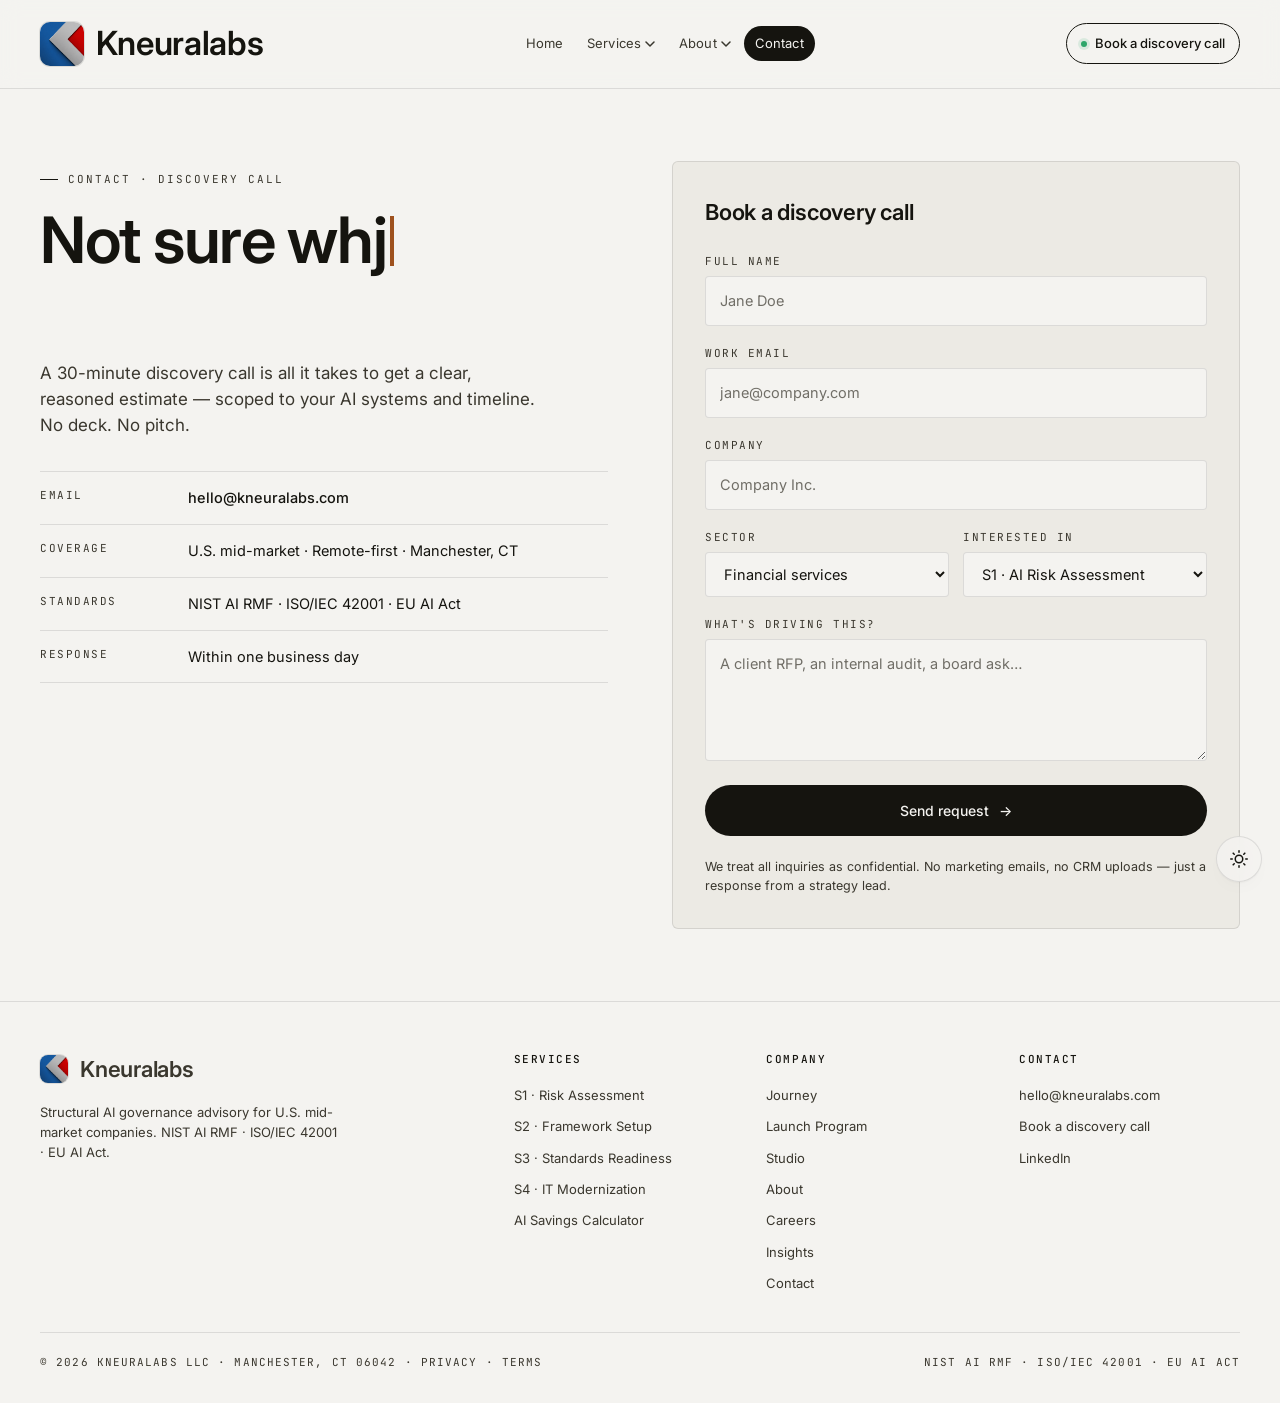
<file: contact.html>
<!DOCTYPE html>
<html lang="en">
<head>
  <meta charset="UTF-8" />
  <script>!function(){try{var s=localStorage.getItem("theme");document.documentElement.setAttribute("data-theme",s||(window.matchMedia("(prefers-color-scheme: dark)").matches?"dark":"light"))}catch(e){document.documentElement.setAttribute("data-theme","light")}}()</script>
  <meta name="viewport" content="width=device-width, initial-scale=1.0, viewport-fit=cover" />
  <title>Contact Kneuralabs | Book an AI Governance Discovery Call</title>
  <meta name="description" content="Book a 30-minute AI governance discovery call with Kneuralabs. Scoped to your AI landscape, sector, and timeline. No deck, no pitch — a clear, reasoned estimate." />
  <meta name="author" content="Kneuralabs LLC" />
  <meta name="robots" content="index, follow, max-image-preview:large, max-snippet:-1" />
  <meta name="theme-color" content="#F4F3F0" media="(prefers-color-scheme: light)" />
  <meta name="theme-color" content="#0B0C0F" media="(prefers-color-scheme: dark)" />
  <meta name="color-scheme" content="light dark" />
  <link rel="icon" href="favicon.ico" sizes="any" />
  <link rel="icon" type="image/png" href="assets/images/favicon-32.png" sizes="32x32" />
  <link rel="apple-touch-icon" href="assets/images/apple-touch-icon.png" />
  <link rel="canonical" href="https://www.kneuralabs.com/contact.html" />
  <meta property="og:type" content="website" />
  <meta property="og:site_name" content="Kneuralabs" />
  <meta property="og:url" content="https://www.kneuralabs.com/contact.html" />
  <meta property="og:title" content="Contact Kneuralabs | Book an AI Governance Discovery Call" />
  <meta property="og:description" content="Book a 30-minute AI governance discovery call with Kneuralabs." />
  <meta property="og:image" content="https://www.kneuralabs.com/assets/images/og-image.png" />
  <meta name="twitter:card" content="summary_large_image" />
  <meta name="twitter:site" content="@kneuralabs" />
  <meta name="twitter:title" content="Contact Kneuralabs | Book an AI Governance Discovery Call" />
  <meta name="twitter:description" content="Book a 30-minute AI governance discovery call with Kneuralabs." />
  <meta name="twitter:image" content="https://www.kneuralabs.com/assets/images/og-image.png" />
  <link rel="preconnect" href="https://fonts.googleapis.com" />
  <link rel="preconnect" href="https://fonts.gstatic.com" crossorigin />
  <link rel="preload" as="style" href="https://fonts.googleapis.com/css2?family=Inter:ital,opsz,wght@0,14..32,100..900;1,14..32,100..900&family=JetBrains+Mono:wght@300;400;500&display=swap" />
  <link rel="stylesheet" href="https://fonts.googleapis.com/css2?family=Inter:ital,opsz,wght@0,14..32,100..900;1,14..32,100..900&family=JetBrains+Mono:wght@300;400;500&display=swap" media="print" onload="this.media='all'" />
  <noscript><link rel="stylesheet" href="https://fonts.googleapis.com/css2?family=Inter:ital,opsz,wght@0,14..32,100..900;1,14..32,100..900&family=JetBrains+Mono:wght@300;400;500&display=swap" /></noscript>
  <noscript><style>.sr,.reveal-char{opacity:1!important;transform:none!important;filter:none!important}</style></noscript>
  <link rel="stylesheet" href="css/variables.css" />
  <link rel="stylesheet" href="css/base.css" />
  <link rel="stylesheet" href="css/layout.css" />
  <link rel="stylesheet" href="css/components.css" />
  <link rel="stylesheet" href="css/sections.css" />
  <script type="application/ld+json">
  {
    "@context": "https://schema.org",
    "@type": "ContactPage",
    "@id": "https://www.kneuralabs.com/contact.html",
    "url": "https://www.kneuralabs.com/contact.html",
    "name": "Contact Kneuralabs | Book an AI Governance Discovery Call",
    "description": "Book a 30-minute AI governance discovery call with Kneuralabs. Scoped to your AI landscape, sector, and timeline.",
    "mainEntity": {
      "@type": "Organization",
      "name": "Kneuralabs",
      "contactPoint": { "@type": "ContactPoint", "contactType": "customer service", "email": "hello@kneuralabs.com", "availableLanguage": "English", "areaServed": "US" }
    }
  }
  </script>
</head>
<body>
  <a class="skip-link" href="#main-content">Skip to main content</a>
  <header class="top"></header>

  <main id="main-content">

    <div class="frame contact-grid">
      <div class="sr sr-left">
        <div class="eyebrow"><span class="tick"></span> Contact · Discovery call</div>
        <h1>Not sure where <br>to <em>start?</em></h1>
        <p class="lede">A 30-minute discovery call is all it takes to get a clear, reasoned estimate — scoped to your AI systems and timeline. No deck. No pitch.</p>
        <div class="contact-info">
          <div class="row"><div class="lbl">Email</div><div class="val"><a href="mailto:hello@kneuralabs.com">hello@kneuralabs.com</a></div></div>
          <div class="row"><div class="lbl">Coverage</div><div class="val">U.S. mid-market · Remote-first · Manchester, CT</div></div>
          <div class="row"><div class="lbl">Standards</div><div class="val">NIST AI RMF · ISO/IEC 42001 · EU AI Act</div></div>
          <div class="row"><div class="lbl">Response</div><div class="val">Within one business day</div></div>
        </div>
      </div>

      <div class="sr sr-right">
        <form class="card" id="contactForm">
          <div id="formBody" style="display:flex;flex-direction:column;gap:18px">
            <h3>Book a discovery call</h3>
            <div class="field">
              <label for="fullName">Full name</label>
              <input type="text" id="fullName" name="fullName" required placeholder="Jane Doe" autocomplete="name" />
            </div>
            <div class="field">
              <label for="workEmail">Work email</label>
              <input type="email" id="workEmail" name="workEmail" required placeholder="jane@company.com" autocomplete="email" />
            </div>
            <div class="field">
              <label for="company">Company</label>
              <input type="text" id="company" name="company" required placeholder="Company Inc." autocomplete="organization" />
            </div>
            <div class="row2">
              <div class="field">
                <label for="sector">Sector</label>
                <select id="sector" name="sector">
                  <option>Financial services</option>
                  <option>Healthcare</option>
                  <option>SaaS / Tech</option>
                  <option>Manufacturing</option>
                  <option>Public sector</option>
                  <option>Other</option>
                </select>
              </div>
              <div class="field">
                <label for="interest">Interested in</label>
                <select id="interest" name="interest">
                  <option value="s1">S1 · AI Risk Assessment</option>
                  <option value="s2">S2 · Governance Framework</option>
                  <option value="s3">S3 · Standards Readiness</option>
                  <option value="s4">S4 · IT Modernization</option>
                  <option value="full">Complete program</option>
                  <option value="discovery">Not sure yet</option>
                </select>
              </div>
            </div>
            <div class="field">
              <label for="message">What's driving this?</label>
              <textarea id="message" name="message" rows="4" placeholder="A client RFP, an internal audit, a board ask…"></textarea>
            </div>
            <button type="submit">Send request <span class="arr">&rarr;</span></button>
            <p class="form-note">We treat all inquiries as confidential. No marketing emails, no CRM uploads — just a response from a strategy lead.</p>
          </div>

          <div id="formSuccess" hidden aria-live="polite">
            <div class="form-success">
              <svg width="40" height="40" viewBox="0 0 24 24" fill="none" stroke="currentColor" stroke-width="2" stroke-linecap="round" stroke-linejoin="round"><path d="M22 11.08V12a10 10 0 1 1-5.93-9.14"/><polyline points="22 4 12 14.01 9 11.01"/></svg>
              <h3>Request received.</h3>
              <p>We'll reply within one business day from <strong>hello@kneuralabs.com</strong>. In the meantime, follow us on <a href="https://www.linkedin.com/company/kneuralabs" target="_blank" rel="noopener">LinkedIn</a>.</p>
            </div>
          </div>
        </form>
      </div>
    </div>

  </main>

  <footer class="footer"></footer>

  <script src="js/components.js"></script>
  <script src="js/scroll.js" defer></script>
  <script src="js/form.js" defer></script>
</body>
</html>
</file>
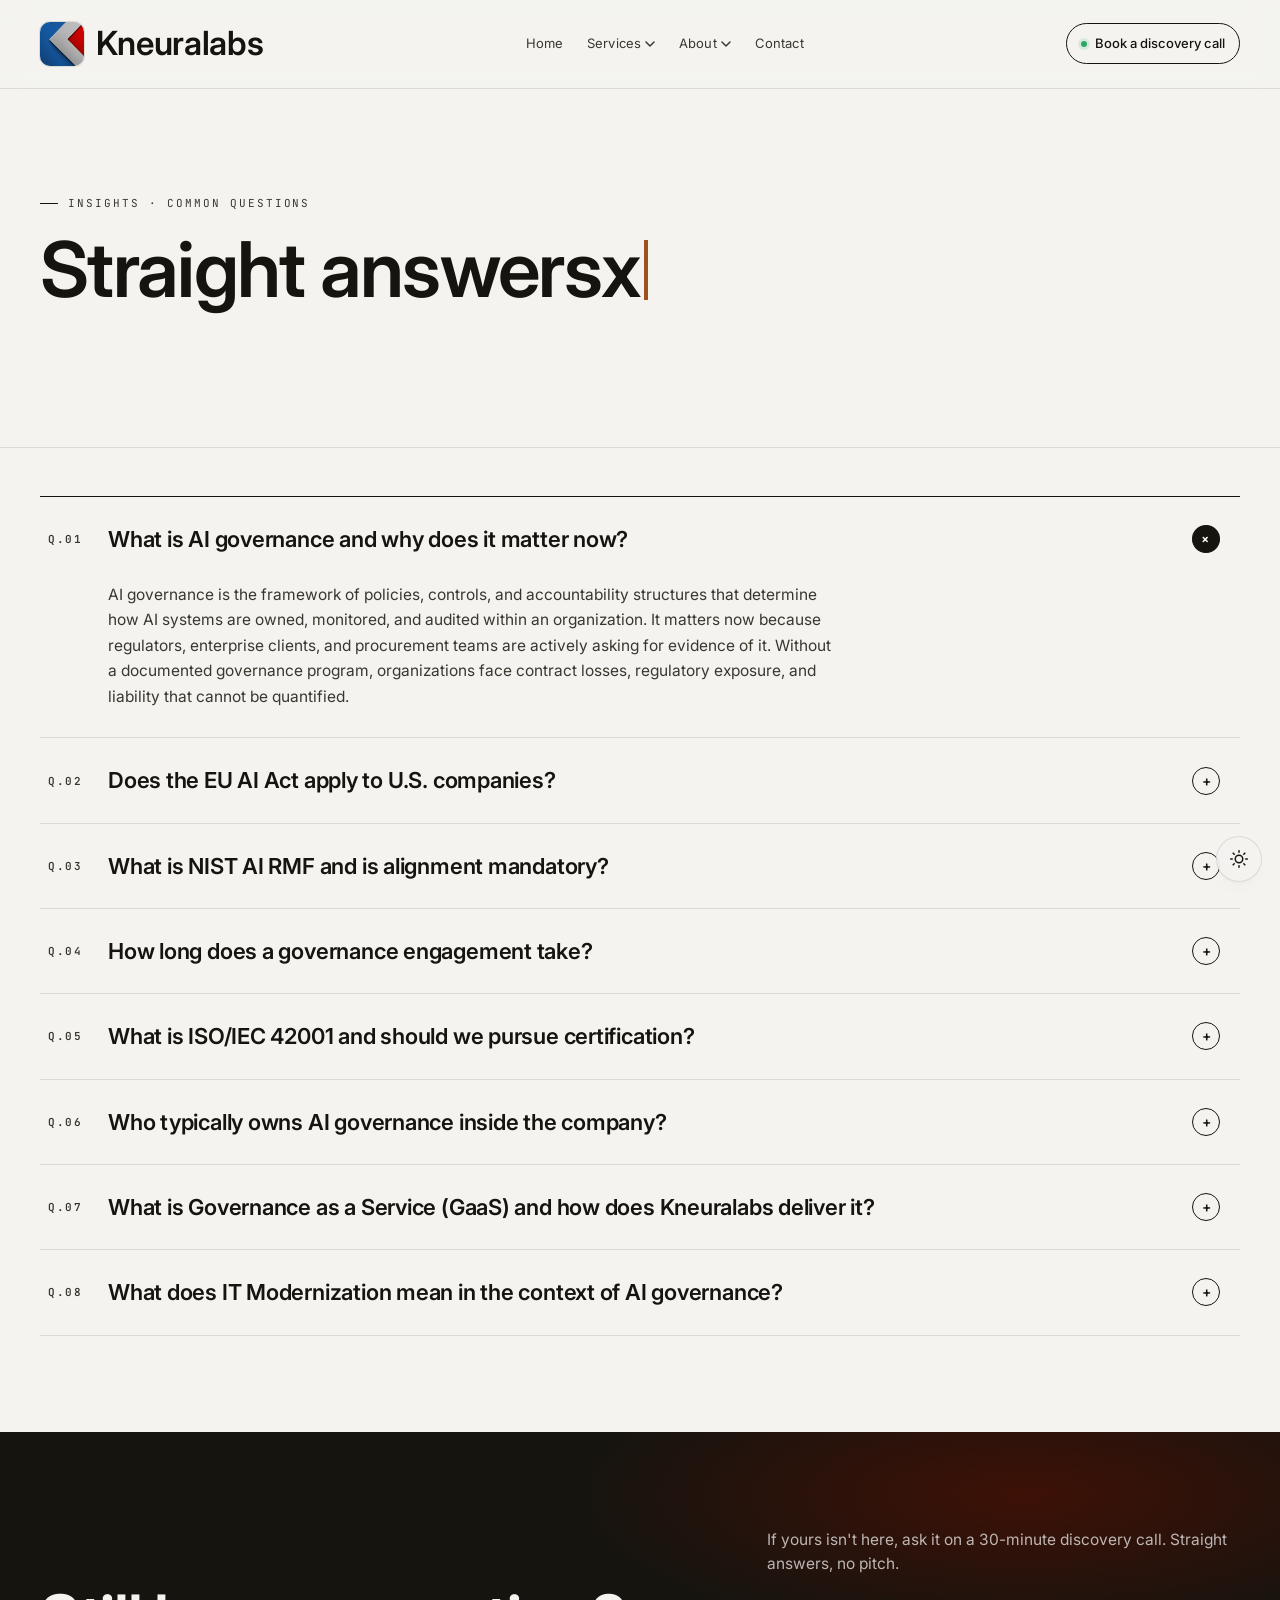
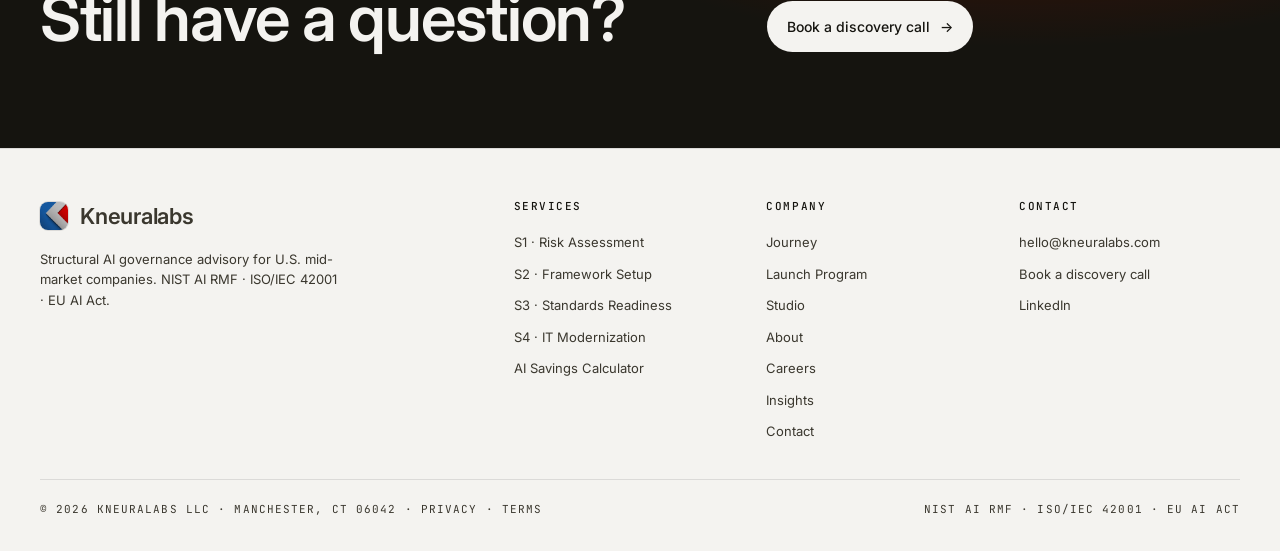
<file: insights.html>
<!DOCTYPE html>
<html lang="en">
<head>
  <meta charset="UTF-8" />
  <script>!function(){try{var s=localStorage.getItem("theme");document.documentElement.setAttribute("data-theme",s||(window.matchMedia("(prefers-color-scheme: dark)").matches?"dark":"light"))}catch(e){document.documentElement.setAttribute("data-theme","light")}}()</script>
  <meta name="viewport" content="width=device-width, initial-scale=1.0, viewport-fit=cover" />
  <title>AI Governance &amp; GaaS Insights | Straight Answers | Kneuralabs</title>
  <meta name="description" content="Straight answers on AI governance, Governance as a Service (GaaS), IT Modernization, NIST AI RMF, ISO/IEC 42001, EU AI Act, and engagement timelines — from Kneuralabs, the U.S. mid-market AI governance advisory." />
  <meta name="keywords" content="Kneuralabs, AI governance FAQ, Governance as a Service, GaaS, IT modernization, NIST AI RMF, ISO/IEC 42001, EU AI Act, AI governance questions, AI compliance answers, AI governance consulting" />
  <meta name="author" content="Kneuralabs LLC" />
  <meta name="robots" content="index, follow, max-image-preview:large, max-snippet:-1" />
  <meta name="theme-color" content="#F4F3F0" media="(prefers-color-scheme: light)" />
  <meta name="theme-color" content="#0B0C0F" media="(prefers-color-scheme: dark)" />
  <meta name="color-scheme" content="light dark" />
  <link rel="icon" href="favicon.ico" sizes="any" />
  <link rel="icon" type="image/png" href="assets/images/favicon-32.png" sizes="32x32" />
  <link rel="apple-touch-icon" href="assets/images/apple-touch-icon.png" />
  <link rel="canonical" href="https://www.kneuralabs.com/insights.html" />
  <meta property="og:type" content="website" />
  <meta property="og:site_name" content="Kneuralabs" />
  <meta property="og:url" content="https://www.kneuralabs.com/insights.html" />
  <meta property="og:title" content="AI Governance Insights & Straight Answers | Kneuralabs" />
  <meta property="og:description" content="Straight answers to the questions organizations ask before they engage on AI governance." />
  <meta property="og:title" content="AI Governance &amp; GaaS Insights | Straight Answers | Kneuralabs" />
  <meta property="og:description" content="Straight answers on AI governance, Governance as a Service (GaaS), IT Modernization, NIST AI RMF, ISO/IEC 42001, and engagement timelines — from Kneuralabs." />
  <meta property="og:image" content="https://www.kneuralabs.com/assets/images/og-image.png" />
  <meta property="og:image:width" content="1200" />
  <meta property="og:image:height" content="630" />
  <meta name="twitter:card" content="summary_large_image" />
  <meta name="twitter:site" content="@kneuralabs" />
  <meta name="twitter:title" content="AI Governance &amp; GaaS Insights | Kneuralabs" />
  <meta name="twitter:description" content="Straight answers on AI governance, Governance as a Service (GaaS), IT Modernization, NIST AI RMF, and ISO/IEC 42001 from Kneuralabs." />
  <meta name="twitter:image" content="https://www.kneuralabs.com/assets/images/og-image.png" />
  <link rel="preconnect" href="https://fonts.googleapis.com" />
  <link rel="preconnect" href="https://fonts.gstatic.com" crossorigin />
  <link rel="preload" as="style" href="https://fonts.googleapis.com/css2?family=Inter:ital,opsz,wght@0,14..32,100..900;1,14..32,100..900&family=JetBrains+Mono:wght@300;400;500&display=swap" />
  <link rel="stylesheet" href="https://fonts.googleapis.com/css2?family=Inter:ital,opsz,wght@0,14..32,100..900;1,14..32,100..900&family=JetBrains+Mono:wght@300;400;500&display=swap" media="print" onload="this.media='all'" />
  <noscript><link rel="stylesheet" href="https://fonts.googleapis.com/css2?family=Inter:ital,opsz,wght@0,14..32,100..900;1,14..32,100..900&family=JetBrains+Mono:wght@300;400;500&display=swap" /></noscript>
  <noscript><style>.sr,.reveal-char{opacity:1!important;transform:none!important;filter:none!important}</style></noscript>
  <link rel="stylesheet" href="css/variables.css" />
  <link rel="stylesheet" href="css/base.css" />
  <link rel="stylesheet" href="css/layout.css" />
  <link rel="stylesheet" href="css/components.css" />
  <link rel="stylesheet" href="css/sections.css" />
  <script type="application/ld+json">
  {
    "@context": "https://schema.org",
    "@type": "FAQPage",
    "@id": "https://www.kneuralabs.com/insights.html#faq",
    "mainEntity": [
      { "@type": "Question", "name": "What is AI governance and why does it matter now?", "acceptedAnswer": { "@type": "Answer", "text": "AI governance is the framework of policies, controls, and accountability structures that determine how AI systems are owned, monitored, and audited within an organization. It matters now because regulators, enterprise clients, and procurement teams are actively asking for evidence of it." } },
      { "@type": "Question", "name": "Does the EU AI Act apply to U.S. companies?", "acceptedAnswer": { "@type": "Answer", "text": "Yes. The Act applies to any organization deploying AI to users in the EU, regardless of where the organization is incorporated." } },
      { "@type": "Question", "name": "What is NIST AI RMF and is alignment mandatory?", "acceptedAnswer": { "@type": "Answer", "text": "The NIST AI Risk Management Framework is a voluntary federal framework for identifying, assessing, and managing AI risk. It is the de facto reference standard auditors and procurement teams use." } },
      { "@type": "Question", "name": "How long does a governance engagement take?", "acceptedAnswer": { "@type": "Answer", "text": "Engagements range from 2–20 weeks. S1 takes 2–4 weeks, S2 takes 4–8 weeks, and a complete program takes 10–20 weeks." } },
      { "@type": "Question", "name": "What is ISO/IEC 42001 and should we pursue certification?", "acceptedAnswer": { "@type": "Answer", "text": "ISO/IEC 42001 is the international standard for AI management systems. Whether certification is worth pursuing depends on your client base, regulatory exposure, and organizational maturity." } },
      { "@type": "Question", "name": "Who typically owns AI governance inside the company?", "acceptedAnswer": { "@type": "Answer", "text": "It varies. Often Risk, Legal, or the CIO/CTO function sponsors it; operational ownership commonly sits with a cross-functional AI council." } },
      { "@type": "Question", "name": "What is Governance as a Service (GaaS) and how does Kneuralabs deliver it?", "acceptedAnswer": { "@type": "Answer", "text": "Governance as a Service (GaaS) is a model in which an external advisory like Kneuralabs builds, installs, and operationalizes your AI governance program — delivering it as a structured service rather than a one-time report. Kneuralabs GaaS covers AI risk assessment, framework setup, standards readiness, and IT modernization, all scoped transparently with fixed timelines and artifacts your team owns after the engagement." } },
      { "@type": "Question", "name": "What does IT Modernization mean in the context of AI governance?", "acceptedAnswer": { "@type": "Answer", "text": "IT Modernization (Kneuralabs S4) re-platforms legacy systems for an AI-ready operating model. It includes architecture review, cloud and data foundation work, integration patterns, and a phased migration roadmap — so your infrastructure can support governed AI at scale. It runs 6–16 weeks standalone or in sequence with the governance program." } }
    ]
  }
  </script>
</head>
<body>
  <a class="skip-link" href="#main-content">Skip to main content</a>
  <header class="top"></header>

  <main id="main-content">

    <div class="frame svc-hero">
      <div class="eyebrow"><span class="tick"></span> Insights · Common questions</div>
      <h1>Straight answers, <br><em>before</em> you engage.</h1>
    </div>

    <div class="frame section" style="border-bottom:0;padding-top:48px">
      <div class="faq">
        <details open>
          <summary><span class="qn">Q.01</span><span>What is AI governance and why does it matter now?</span><span class="pm">+</span></summary>
          <div class="body">AI governance is the framework of policies, controls, and accountability structures that determine how AI systems are owned, monitored, and audited within an organization. It matters now because regulators, enterprise clients, and procurement teams are actively asking for evidence of it. Without a documented governance program, organizations face contract losses, regulatory exposure, and liability that cannot be quantified.</div>
        </details>
        <details>
          <summary><span class="qn">Q.02</span><span>Does the EU AI Act apply to U.S. companies?</span><span class="pm">+</span></summary>
          <div class="body">Yes. The Act applies to any organization deploying AI to users in the EU, regardless of where the organization is incorporated. U.S. companies whose software or services reach European users — or whose enterprise clients are themselves subject to the Act — need to understand their obligations. Geography is not the qualifier most U.S. companies assume it is.</div>
        </details>
        <details>
          <summary><span class="qn">Q.03</span><span>What is NIST AI RMF and is alignment mandatory?</span><span class="pm">+</span></summary>
          <div class="body">The NIST AI Risk Management Framework is a voluntary federal framework for identifying, assessing, and managing AI risk. It is not currently mandatory for most organizations, but it is the de facto reference standard that auditors, enterprise procurement teams, and federal contractors use to evaluate whether an AI program is defensible. Alignment is increasingly a commercial requirement rather than a compliance one.</div>
        </details>
        <details>
          <summary><span class="qn">Q.04</span><span>How long does a governance engagement take?</span><span class="pm">+</span></summary>
          <div class="body">Engagements range from 2–20 weeks. A standalone AI Risk Assessment (S1) takes 2–4 weeks. A Governance Framework Setup (S2) takes 4–8 weeks. A complete program from first inventory to audit-ready certification readiness takes 10–20 weeks. Every timeline is set transparently in the engagement letter before work begins.</div>
        </details>
        <details>
          <summary><span class="qn">Q.05</span><span>What is ISO/IEC 42001 and should we pursue certification?</span><span class="pm">+</span></summary>
          <div class="body">ISO/IEC 42001 is the international standard for AI management systems. Certification is increasingly written into enterprise RFPs and vendor qualification requirements. Whether it is worth pursuing depends on your client base, regulatory exposure, and organizational maturity. We give you an honest assessment of that in the discovery call.</div>
        </details>
        <details>
          <summary><span class="qn">Q.06</span><span>Who typically owns AI governance inside the company?</span><span class="pm">+</span></summary>
          <div class="body">It varies. Often Risk, Legal, or the CIO/CTO function sponsors it; operational ownership commonly sits with a cross-functional AI council. Part of S2 is recommending an ownership model that fits your size, sector, and risk profile — and writing it down so it survives staff turnover.</div>
        </details>
        <details>
          <summary><span class="qn">Q.07</span><span>What is Governance as a Service (GaaS) and how does Kneuralabs deliver it?</span><span class="pm">+</span></summary>
          <div class="body">Governance as a Service (GaaS) is a model in which an external advisory like Kneuralabs builds, installs, and operationalizes your AI governance program — delivering it as a structured service rather than a one-time report. Kneuralabs GaaS covers AI risk assessment (S1), governance framework setup (S2), standards readiness (S3), and IT modernization (S4), all scoped transparently with fixed timelines and artifacts your team owns after the engagement.</div>
        </details>
        <details>
          <summary><span class="qn">Q.08</span><span>What does IT Modernization mean in the context of AI governance?</span><span class="pm">+</span></summary>
          <div class="body">IT Modernization (Kneuralabs S4) re-platforms legacy systems for an AI-ready operating model. It covers architecture review, cloud and data foundation work, integration patterns, and a phased migration roadmap — so your infrastructure can support governed AI at scale. It runs 6–16 weeks standalone or sequenced into the full governance program.</div>
        </details>
      </div>
    </div>

    <div class="cta-strip">
      <div class="frame cta-grid">
        <div><h2>Still have a question?</h2></div>
        <div>
          <p>If yours isn't here, ask it on a 30-minute discovery call. Straight answers, no pitch.</p>
          <div class="hero-actions"><a class="btn btn-primary" href="contact.html">Book a discovery call <span class="arr">&rarr;</span></a></div>
        </div>
      </div>
    </div>

  </main>

  <footer class="footer"></footer>

  <script src="js/components.js"></script>
  <script src="js/scroll.js" defer></script>
</body>
</html>
</file>
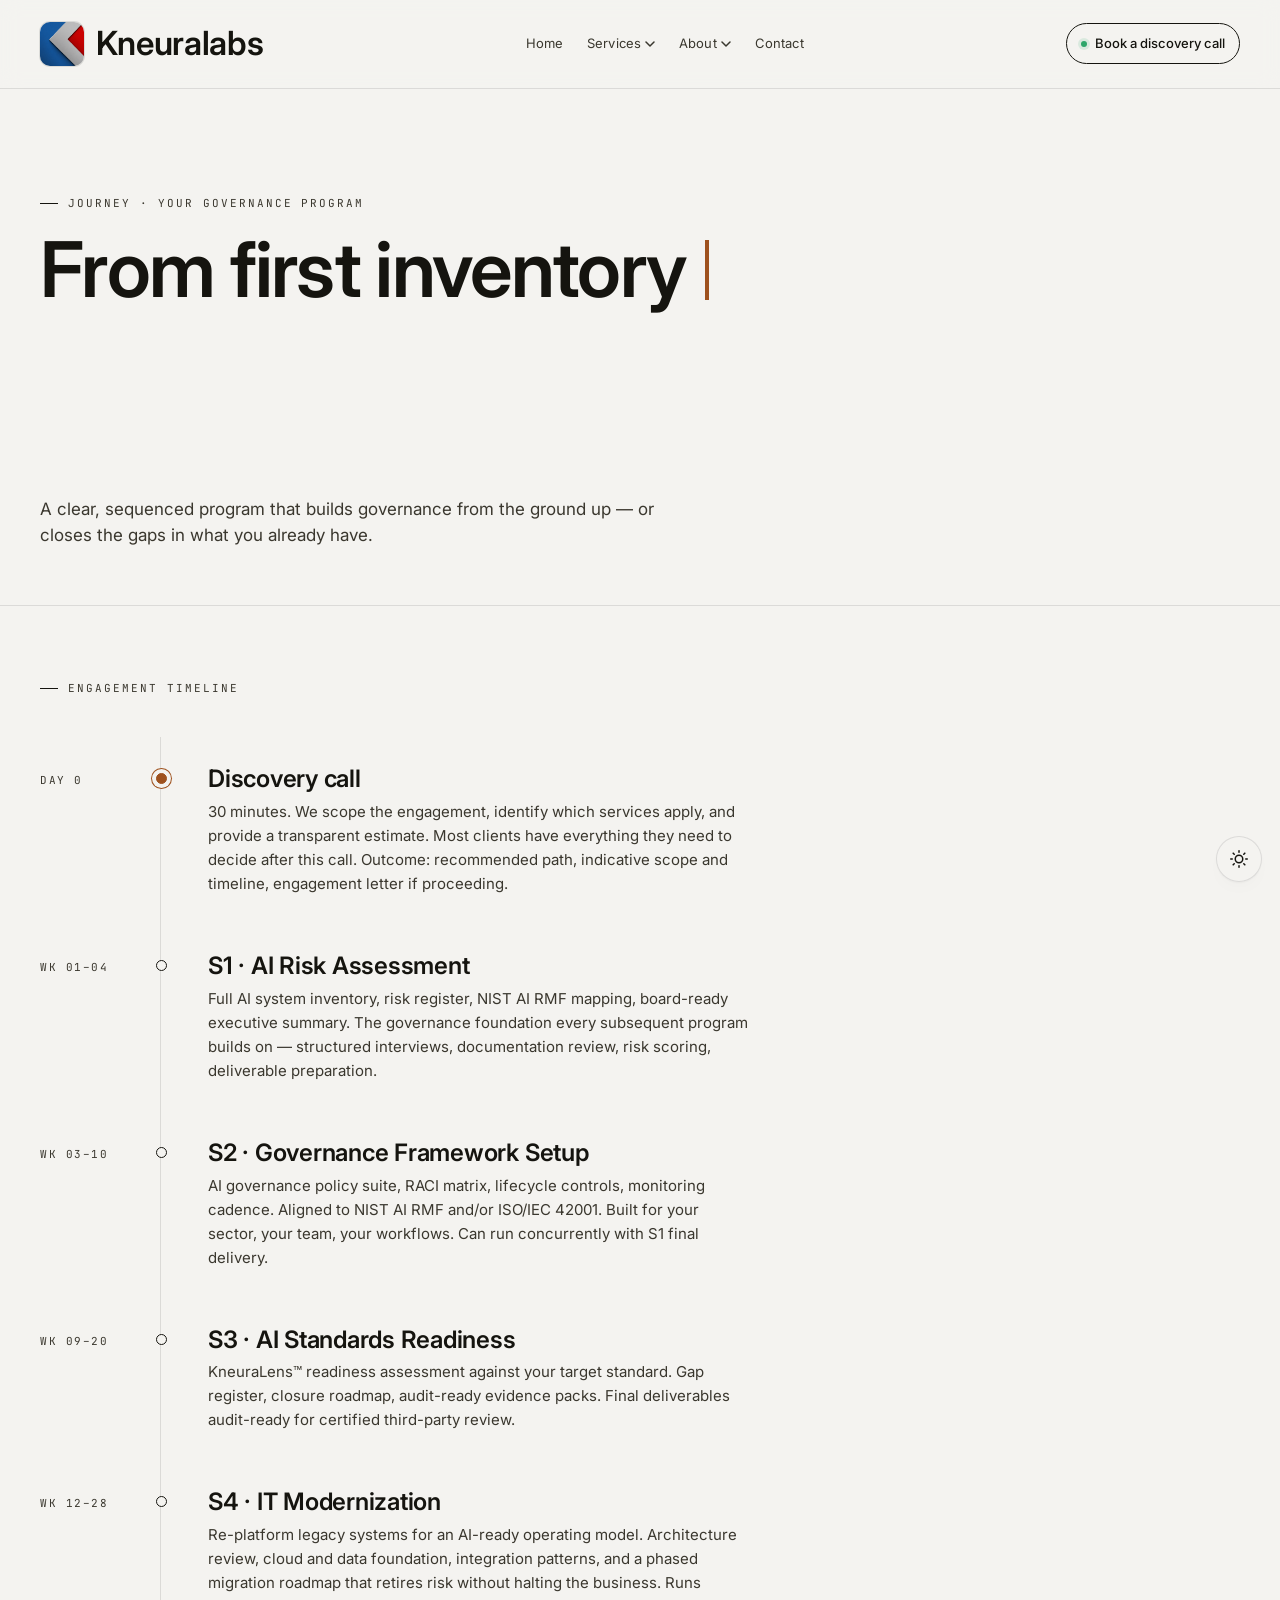
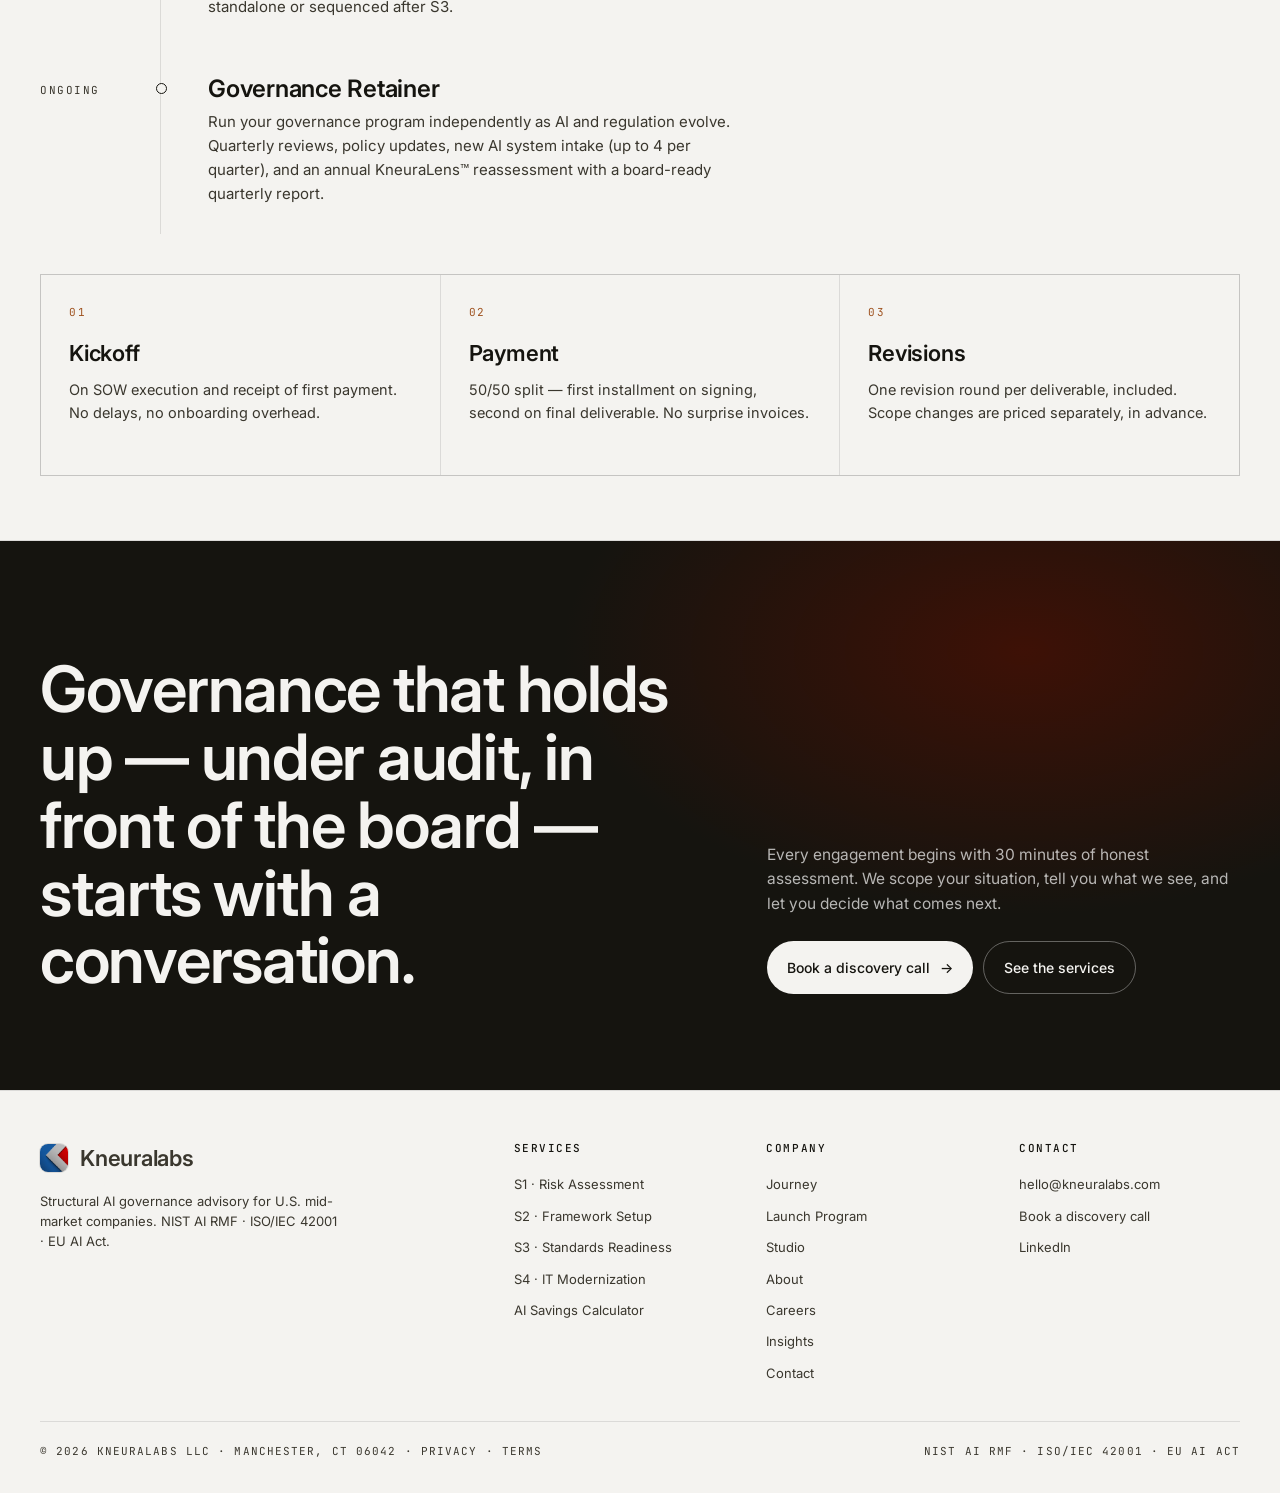
<file: journey.html>
<!DOCTYPE html>
<html lang="en">
<head>
  <meta charset="UTF-8" />
  <script>!function(){try{var s=localStorage.getItem("theme");document.documentElement.setAttribute("data-theme",s||(window.matchMedia("(prefers-color-scheme: dark)").matches?"dark":"light"))}catch(e){document.documentElement.setAttribute("data-theme","light")}}()</script>
  <meta name="viewport" content="width=device-width, initial-scale=1.0, viewport-fit=cover" />
  <title>AI Governance Journey &amp; IT Modernization Timeline | Kneuralabs GaaS</title>
  <meta name="description" content="From first AI inventory to audit-ready governance. The complete Kneuralabs Governance as a Service (GaaS) journey — phases, timelines, and deliverables from discovery call through S4 IT Modernization and the ongoing governance retainer." />
  <meta name="keywords" content="Kneuralabs, AI governance journey, Governance as a Service, GaaS, IT modernization, AI governance timeline, AI governance deliverables, NIST AI RMF, ISO/IEC 42001, AI audit readiness, AI governance program" />
  <meta name="author" content="Kneuralabs LLC" />
  <meta name="robots" content="index, follow, max-image-preview:large, max-snippet:-1" />
  <meta name="theme-color" content="#F4F3F0" media="(prefers-color-scheme: light)" />
  <meta name="theme-color" content="#0B0C0F" media="(prefers-color-scheme: dark)" />
  <meta name="color-scheme" content="light dark" />
  <link rel="icon" href="favicon.ico" sizes="any" />
  <link rel="icon" type="image/png" href="assets/images/favicon-32.png" sizes="32x32" />
  <link rel="apple-touch-icon" href="assets/images/apple-touch-icon.png" />
  <link rel="canonical" href="https://www.kneuralabs.com/journey.html" />
  <meta property="og:type" content="website" />
  <meta property="og:site_name" content="Kneuralabs" />
  <meta property="og:url" content="https://www.kneuralabs.com/journey.html" />
  <meta property="og:title" content="AI Governance Engagement Journey | Kneuralabs" />
  <meta property="og:description" content="From first AI inventory to audit-ready governance — phases, timelines, and deliverables." />
  <meta property="og:image" content="https://www.kneuralabs.com/assets/images/og-image.png" />
  <meta property="og:image:width" content="1200" />
  <meta property="og:image:height" content="630" />
  <meta name="twitter:card" content="summary_large_image" />
  <meta name="twitter:site" content="@kneuralabs" />
  <meta name="twitter:title" content="AI Governance Journey &amp; IT Modernization | Kneuralabs GaaS" />
  <meta name="twitter:description" content="From first AI inventory to audit-ready governance — Governance as a Service (GaaS), IT Modernization, phases, timelines, and deliverables." />
  <meta name="twitter:image" content="https://www.kneuralabs.com/assets/images/og-image.png" />
  <link rel="preconnect" href="https://fonts.googleapis.com" />
  <link rel="preconnect" href="https://fonts.gstatic.com" crossorigin />
  <link rel="preload" as="style" href="https://fonts.googleapis.com/css2?family=Inter:ital,opsz,wght@0,14..32,100..900;1,14..32,100..900&family=JetBrains+Mono:wght@300;400;500&display=swap" />
  <link rel="stylesheet" href="https://fonts.googleapis.com/css2?family=Inter:ital,opsz,wght@0,14..32,100..900;1,14..32,100..900&family=JetBrains+Mono:wght@300;400;500&display=swap" media="print" onload="this.media='all'" />
  <noscript><link rel="stylesheet" href="https://fonts.googleapis.com/css2?family=Inter:ital,opsz,wght@0,14..32,100..900;1,14..32,100..900&family=JetBrains+Mono:wght@300;400;500&display=swap" /></noscript>
  <noscript><style>.sr,.reveal-char{opacity:1!important;transform:none!important;filter:none!important}</style></noscript>
  <link rel="stylesheet" href="css/variables.css" />
  <link rel="stylesheet" href="css/base.css" />
  <link rel="stylesheet" href="css/layout.css" />
  <link rel="stylesheet" href="css/components.css" />
  <link rel="stylesheet" href="css/sections.css" />
  <script type="application/ld+json">
  {
    "@context": "https://schema.org",
    "@type": "WebPage",
    "@id": "https://www.kneuralabs.com/journey.html#webpage",
    "url": "https://www.kneuralabs.com/journey.html",
    "name": "AI Governance Journey & IT Modernization Timeline | Kneuralabs GaaS",
    "description": "The complete Kneuralabs Governance as a Service (GaaS) program journey — from AI inventory through IT Modernization, framework setup, standards readiness, and audit-ready governance.",
    "inLanguage": "en-US",
    "provider": { "@type": "Organization", "name": "Kneuralabs", "url": "https://www.kneuralabs.com/" },
    "breadcrumb": {
      "@type": "BreadcrumbList",
      "itemListElement": [
        { "@type": "ListItem", "position": 1, "name": "Home", "item": "https://www.kneuralabs.com/" },
        { "@type": "ListItem", "position": 2, "name": "Journey", "item": "https://www.kneuralabs.com/journey.html" }
      ]
    }
  }
  </script>
</head>
<body>
  <a class="skip-link" href="#main-content">Skip to main content</a>
  <header class="top"></header>

  <main id="main-content">

    <div class="frame svc-hero">
      <div class="eyebrow"><span class="tick"></span> Journey · Your governance program</div>
      <h1>From first inventory to <em>audit-ready.</em> <br>Here is the path.</h1>
      <p class="lede">A clear, sequenced program that builds governance from the ground up — or closes the gaps in what you already have.</p>
    </div>

    <div class="frame approach">
      <div class="eyebrow sr"><span class="tick"></span> Engagement timeline</div>
      <div class="timeline">
        <div class="t-row active sr">
          <div class="t-week">Day 0</div>
          <div class="t-body"><h3>Discovery call</h3><p>30 minutes. We scope the engagement, identify which services apply, and provide a transparent estimate. Most clients have everything they need to decide after this call. Outcome: recommended path, indicative scope and timeline, engagement letter if proceeding.</p></div>
        </div>
        <div class="t-row sr">
          <div class="t-week">Wk 01–04</div>
          <div class="t-body"><h3>S1 · AI Risk Assessment</h3><p>Full AI system inventory, risk register, NIST AI RMF mapping, board-ready executive summary. The governance foundation every subsequent program builds on — structured interviews, documentation review, risk scoring, deliverable preparation.</p></div>
        </div>
        <div class="t-row sr">
          <div class="t-week">Wk 03–10</div>
          <div class="t-body"><h3>S2 · Governance Framework Setup</h3><p>AI governance policy suite, RACI matrix, lifecycle controls, monitoring cadence. Aligned to NIST AI RMF and/or ISO/IEC 42001. Built for your sector, your team, your workflows. Can run concurrently with S1 final delivery.</p></div>
        </div>
        <div class="t-row sr">
          <div class="t-week">Wk 09–20</div>
          <div class="t-body"><h3>S3 · AI Standards Readiness</h3><p>KneuraLens&trade; readiness assessment against your target standard. Gap register, closure roadmap, audit-ready evidence packs. Final deliverables audit-ready for certified third-party review.</p></div>
        </div>
        <div class="t-row sr">
          <div class="t-week">Wk 12–28</div>
          <div class="t-body"><h3>S4 · IT Modernization</h3><p>Re-platform legacy systems for an AI-ready operating model. Architecture review, cloud and data foundation, integration patterns, and a phased migration roadmap that retires risk without halting the business. Runs standalone or sequenced after S3.</p></div>
        </div>
        <div class="t-row sr">
          <div class="t-week">Ongoing</div>
          <div class="t-body"><h3>Governance Retainer</h3><p>Run your governance program independently as AI and regulation evolve. Quarterly reviews, policy updates, new AI system intake (up to 4 per quarter), and an annual KneuraLens&trade; reassessment with a board-ready quarterly report.</p></div>
        </div>
      </div>

      <div class="princ">
        <div class="sr"><div class="num">01</div><h4>Kickoff</h4><p>On SOW execution and receipt of first payment. No delays, no onboarding overhead.</p></div>
        <div class="sr"><div class="num">02</div><h4>Payment</h4><p>50/50 split — first installment on signing, second on final deliverable. No surprise invoices.</p></div>
        <div class="sr"><div class="num">03</div><h4>Revisions</h4><p>One revision round per deliverable, included. Scope changes are priced separately, in advance.</p></div>
      </div>
    </div>

    <div class="cta-strip">
      <div class="frame cta-grid">
        <div><h2>Governance that holds up — under audit, in front of the board — starts with a conversation.</h2></div>
        <div>
          <p>Every engagement begins with 30 minutes of honest assessment. We scope your situation, tell you what we see, and let you decide what comes next.</p>
          <div class="hero-actions">
            <a class="btn btn-primary" href="contact.html">Book a discovery call <span class="arr">&rarr;</span></a>
            <a class="btn btn-ghost" href="services.html">See the services</a>
          </div>
        </div>
      </div>
    </div>

  </main>

  <footer class="footer"></footer>

  <script src="js/components.js"></script>
  <script src="js/scroll.js" defer></script>
</body>
</html>
</file>
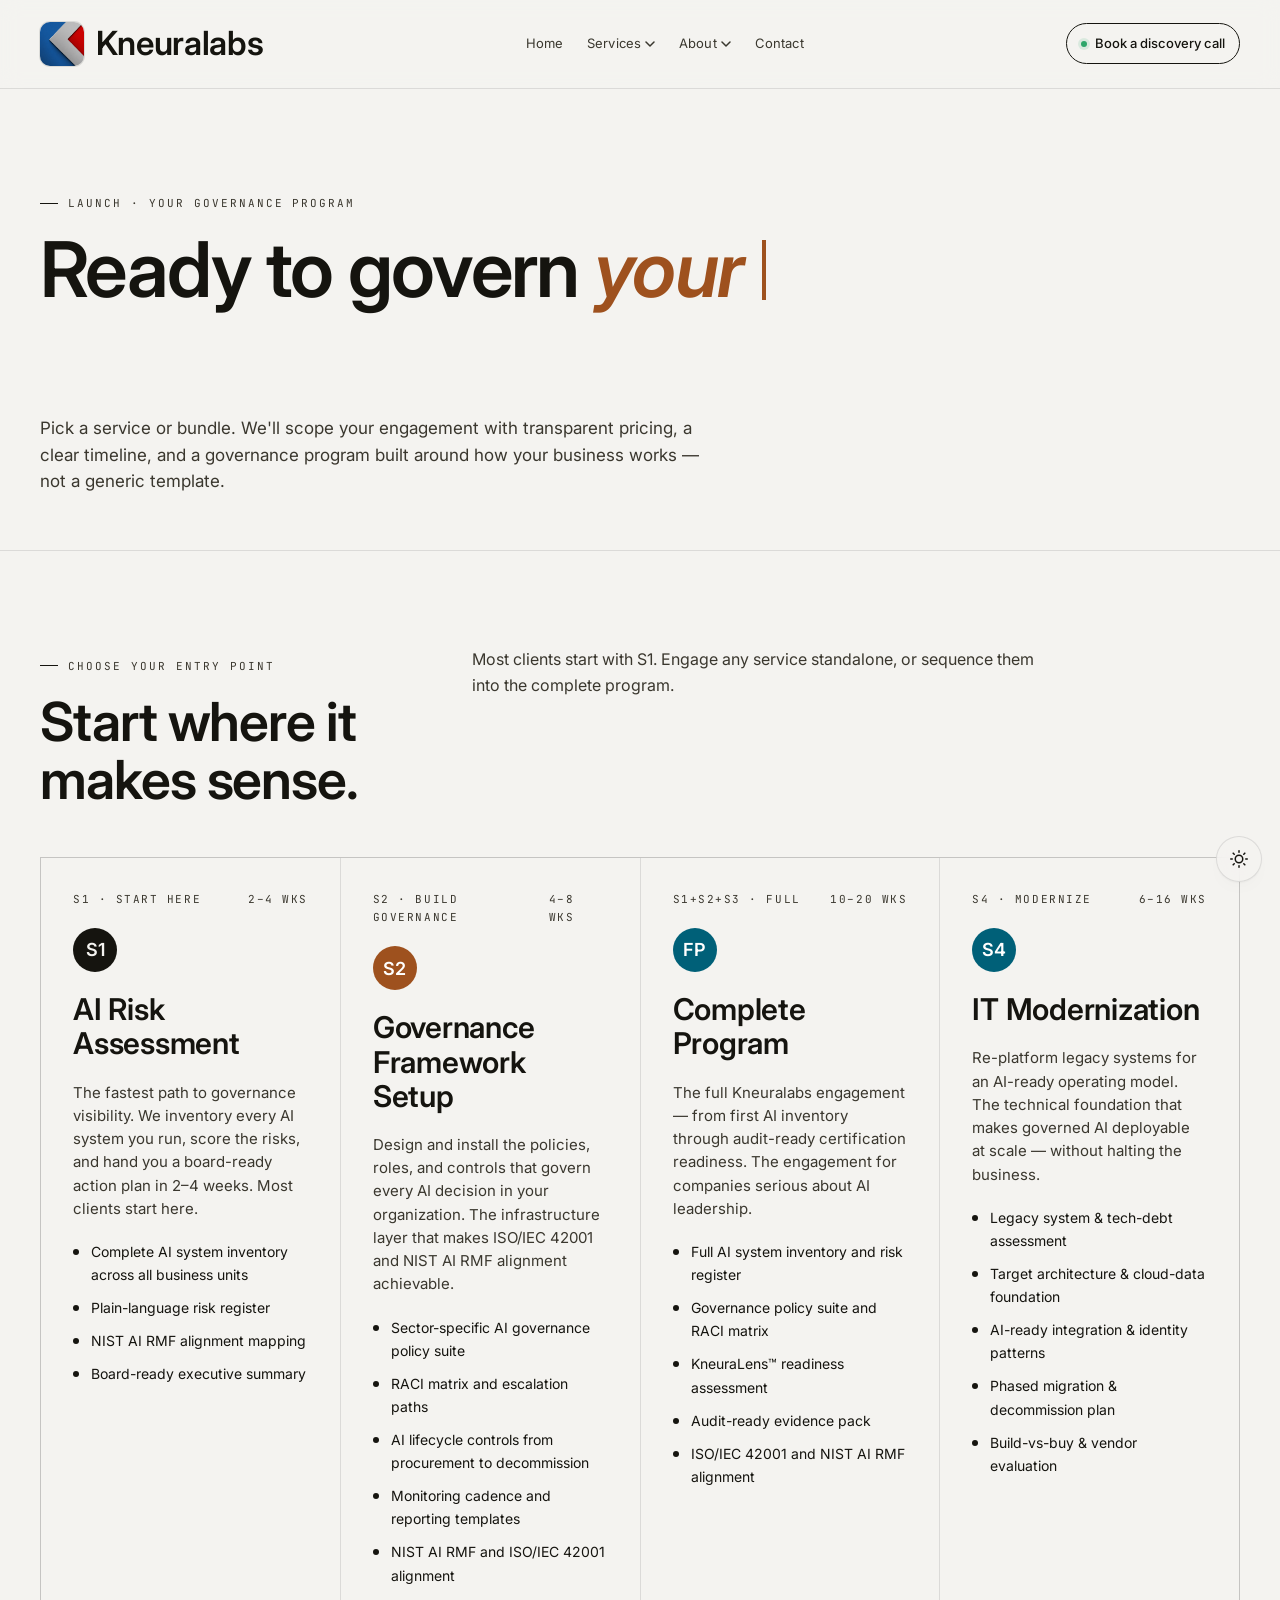
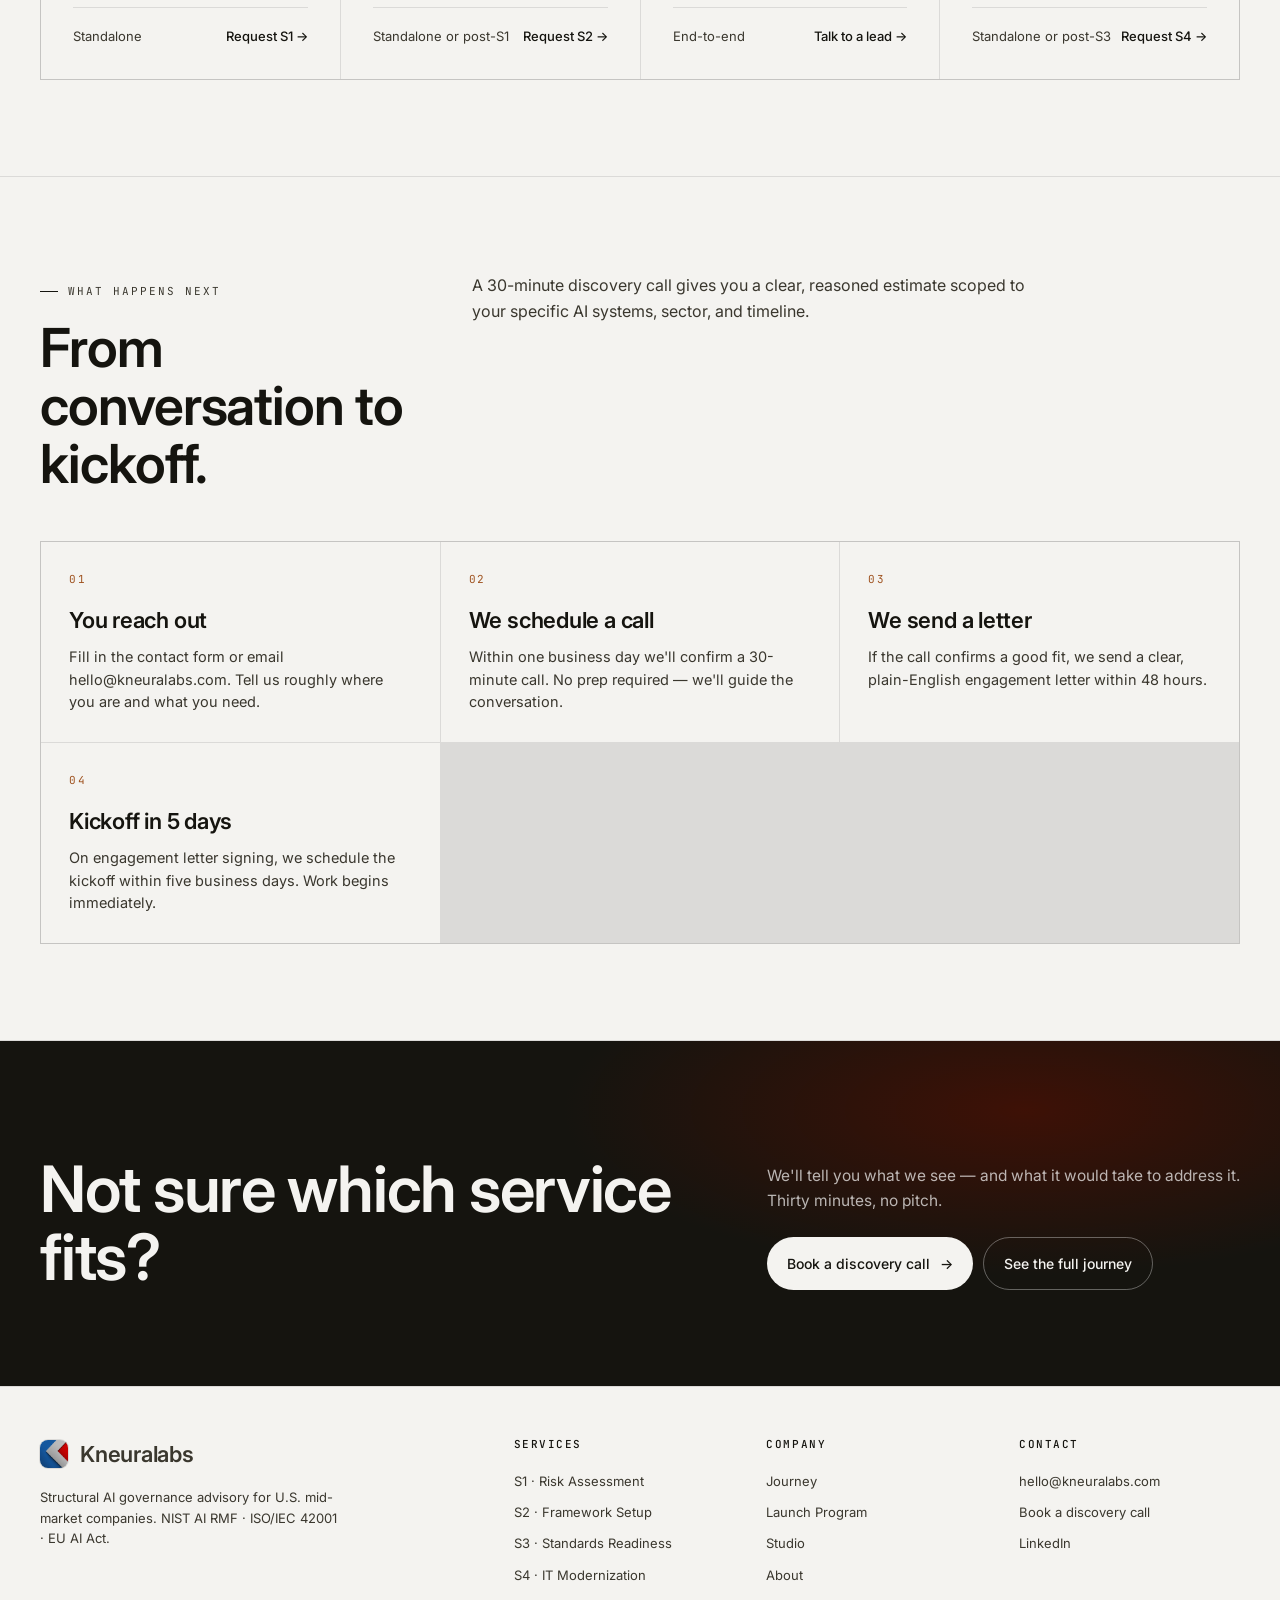
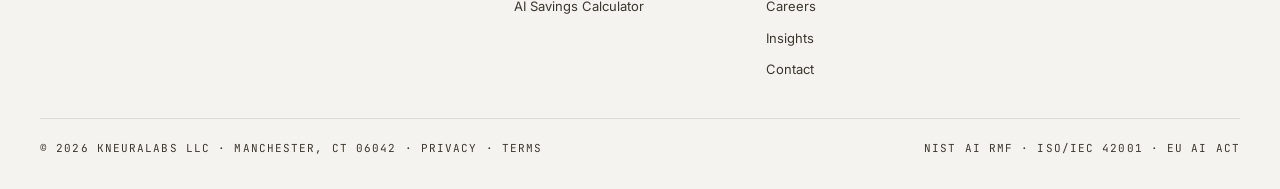
<file: launch-program.html>
<!DOCTYPE html>
<html lang="en">
<head>
  <meta charset="UTF-8" />
  <script>!function(){try{var s=localStorage.getItem("theme");document.documentElement.setAttribute("data-theme",s||(window.matchMedia("(prefers-color-scheme: dark)").matches?"dark":"light"))}catch(e){document.documentElement.setAttribute("data-theme","light")}}()</script>
  <meta name="viewport" content="width=device-width, initial-scale=1.0, viewport-fit=cover" />
  <title>Launch AI Governance as a Service (GaaS) | IT Modernization | Kneuralabs</title>
  <meta name="description" content="Launch your Kneuralabs Governance as a Service (GaaS) program. Choose your entry point — AI risk assessment, full governance framework, IT Modernization, or the complete S1+S2+S3 program. Start governing your AI today." />
  <meta name="keywords" content="Kneuralabs, launch AI governance, Governance as a Service, GaaS, IT modernization, AI governance program, start AI governance, AI risk assessment, governance framework setup, NIST AI RMF, ISO/IEC 42001" />
  <meta name="author" content="Kneuralabs LLC" />
  <meta name="robots" content="index, follow, max-image-preview:large, max-snippet:-1" />
  <meta name="theme-color" content="#F4F3F0" media="(prefers-color-scheme: light)" />
  <meta name="theme-color" content="#0B0C0F" media="(prefers-color-scheme: dark)" />
  <meta name="color-scheme" content="light dark" />
  <link rel="icon" href="favicon.ico" sizes="any" />
  <link rel="icon" type="image/png" href="assets/images/favicon-32.png" sizes="32x32" />
  <link rel="apple-touch-icon" href="assets/images/apple-touch-icon.png" />
  <link rel="canonical" href="https://www.kneuralabs.com/launch-program.html" />
  <meta property="og:type" content="website" />
  <meta property="og:site_name" content="Kneuralabs" />
  <meta property="og:url" content="https://www.kneuralabs.com/launch-program.html" />
  <meta property="og:title" content="Launch Governance as a Service (GaaS) | IT Modernization | Kneuralabs" />
  <meta property="og:description" content="Launch Kneuralabs GaaS — choose your entry point: AI risk assessment, full governance framework, IT Modernization, or the complete S1+S2+S3 program." />
  <meta property="og:image" content="https://www.kneuralabs.com/assets/images/og-image.png" />
  <meta property="og:image:width" content="1200" />
  <meta property="og:image:height" content="630" />
  <meta name="twitter:card" content="summary_large_image" />
  <meta name="twitter:site" content="@kneuralabs" />
  <meta name="twitter:title" content="Launch Kneuralabs GaaS | AI Governance &amp; IT Modernization" />
  <meta name="twitter:description" content="Launch Governance as a Service (GaaS) with Kneuralabs — AI risk assessment, governance framework, IT Modernization, or the full program." />
  <meta name="twitter:image" content="https://www.kneuralabs.com/assets/images/og-image.png" />
  <link rel="preconnect" href="https://fonts.googleapis.com" />
  <link rel="preconnect" href="https://fonts.gstatic.com" crossorigin />
  <link rel="preload" as="style" href="https://fonts.googleapis.com/css2?family=Inter:ital,opsz,wght@0,14..32,100..900;1,14..32,100..900&family=JetBrains+Mono:wght@300;400;500&display=swap" />
  <link rel="stylesheet" href="https://fonts.googleapis.com/css2?family=Inter:ital,opsz,wght@0,14..32,100..900;1,14..32,100..900&family=JetBrains+Mono:wght@300;400;500&display=swap" media="print" onload="this.media='all'" />
  <noscript><link rel="stylesheet" href="https://fonts.googleapis.com/css2?family=Inter:ital,opsz,wght@0,14..32,100..900;1,14..32,100..900&family=JetBrains+Mono:wght@300;400;500&display=swap" /></noscript>
  <noscript><style>.sr,.reveal-char{opacity:1!important;transform:none!important;filter:none!important}</style></noscript>
  <link rel="stylesheet" href="css/variables.css" />
  <link rel="stylesheet" href="css/base.css" />
  <link rel="stylesheet" href="css/layout.css" />
  <link rel="stylesheet" href="css/components.css" />
  <link rel="stylesheet" href="css/sections.css" />
  <script type="application/ld+json">
  {
    "@context": "https://schema.org",
    "@type": "WebPage",
    "@id": "https://www.kneuralabs.com/launch-program.html#webpage",
    "url": "https://www.kneuralabs.com/launch-program.html",
    "name": "Launch Governance as a Service (GaaS) | IT Modernization | Kneuralabs",
    "description": "Start your Kneuralabs Governance as a Service (GaaS) program — AI risk assessment, governance framework setup, IT Modernization, or the complete S1+S2+S3 path.",
    "inLanguage": "en-US",
    "provider": { "@type": "Organization", "name": "Kneuralabs", "url": "https://www.kneuralabs.com/" },
    "offers": {
      "@type": "Offer",
      "name": "Kneuralabs GaaS Launch Program",
      "description": "Launch your AI Governance as a Service (GaaS) program. Entry points: S1 AI Risk Assessment (2–4 wks), S2 Governance Framework (4–8 wks), S4 IT Modernization (6–16 wks), or full S1+S2+S3 program.",
      "seller": { "@type": "Organization", "name": "Kneuralabs" }
    },
    "breadcrumb": {
      "@type": "BreadcrumbList",
      "itemListElement": [
        { "@type": "ListItem", "position": 1, "name": "Home", "item": "https://www.kneuralabs.com/" },
        { "@type": "ListItem", "position": 2, "name": "Launch Program", "item": "https://www.kneuralabs.com/launch-program.html" }
      ]
    }
  }
  </script>
</head>
<body>
  <a class="skip-link" href="#main-content">Skip to main content</a>
  <header class="top"></header>

  <main id="main-content">

    <div class="frame svc-hero">
      <div class="eyebrow"><span class="tick"></span> Launch · Your governance program</div>
      <h1>Ready to govern <em>your AI?</em> <br>Let's go.</h1>
      <p class="lede">Pick a service or bundle. We'll scope your engagement with transparent pricing, a clear timeline, and a governance program built around how your business works — not a generic template.</p>
    </div>

    <div class="frame section">
      <div class="section-head sr">
        <div>
          <div class="eyebrow"><span class="tick"></span> Choose your entry point</div>
          <h2>Start where it makes sense.</h2>
        </div>
        <p>Most clients start with S1. Engage any service standalone, or sequence them into the complete program.</p>
      </div>

      <div class="services">
        <div class="svc sr">
          <div class="tag"><span>S1 · Start here</span><span>2–4 wks</span></div>
          <div class="id">S1</div>
          <h3>AI Risk Assessment</h3>
          <p>The fastest path to governance visibility. We inventory every AI system you run, score the risks, and hand you a board-ready action plan in 2–4 weeks. Most clients start here.</p>
          <ul>
            <li>Complete AI system inventory across all business units</li>
            <li>Plain-language risk register</li>
            <li>NIST AI RMF alignment mapping</li>
            <li>Board-ready executive summary</li>
          </ul>
          <div class="foot"><span>Standalone</span><a href="contact.html?interest=s1">Request S1 &rarr;</a></div>
        </div>

        <div class="svc feature sr">
          <div class="tag"><span>S2 · Build governance</span><span>4–8 wks</span></div>
          <div class="id">S2</div>
          <h3>Governance Framework Setup</h3>
          <p>Design and install the policies, roles, and controls that govern every AI decision in your organization. The infrastructure layer that makes ISO/IEC 42001 and NIST AI RMF alignment achievable.</p>
          <ul>
            <li>Sector-specific AI governance policy suite</li>
            <li>RACI matrix and escalation paths</li>
            <li>AI lifecycle controls from procurement to decommission</li>
            <li>Monitoring cadence and reporting templates</li>
            <li>NIST AI RMF and ISO/IEC 42001 alignment</li>
          </ul>
          <div class="foot"><span>Standalone or post-S1</span><a href="contact.html?interest=s2">Request S2 &rarr;</a></div>
        </div>

        <div class="svc sr">
          <div class="tag"><span>S1+S2+S3 · Full</span><span>10–20 wks</span></div>
          <div class="id alt">FP</div>
          <h3>Complete Program</h3>
          <p>The full Kneuralabs engagement — from first AI inventory through audit-ready certification readiness. The engagement for companies serious about AI leadership.</p>
          <ul>
            <li>Full AI system inventory and risk register</li>
            <li>Governance policy suite and RACI matrix</li>
            <li>KneuraLens&trade; readiness assessment</li>
            <li>Audit-ready evidence pack</li>
            <li>ISO/IEC 42001 and NIST AI RMF alignment</li>
          </ul>
          <div class="foot"><span>End-to-end</span><a href="contact.html?interest=full">Talk to a lead &rarr;</a></div>
        </div>

        <div class="svc sr">
          <div class="tag"><span>S4 · Modernize</span><span>6–16 wks</span></div>
          <div class="id alt">S4</div>
          <h3>IT Modernization</h3>
          <p>Re-platform legacy systems for an AI-ready operating model. The technical foundation that makes governed AI deployable at scale — without halting the business.</p>
          <ul>
            <li>Legacy system &amp; tech-debt assessment</li>
            <li>Target architecture &amp; cloud-data foundation</li>
            <li>AI-ready integration &amp; identity patterns</li>
            <li>Phased migration &amp; decommission plan</li>
            <li>Build-vs-buy &amp; vendor evaluation</li>
          </ul>
          <div class="foot"><span>Standalone or post-S3</span><a href="contact.html?interest=s4">Request S4 &rarr;</a></div>
        </div>
      </div>
    </div>

    <div class="frame section">
      <div class="section-head sr">
        <div>
          <div class="eyebrow"><span class="tick"></span> What happens next</div>
          <h2>From conversation to kickoff.</h2>
        </div>
        <p>A 30-minute discovery call gives you a clear, reasoned estimate scoped to your specific AI systems, sector, and timeline.</p>
      </div>
      <div class="princ">
        <div class="sr"><div class="num">01</div><h4>You reach out</h4><p>Fill in the contact form or email hello@kneuralabs.com. Tell us roughly where you are and what you need.</p></div>
        <div class="sr"><div class="num">02</div><h4>We schedule a call</h4><p>Within one business day we'll confirm a 30-minute call. No prep required — we'll guide the conversation.</p></div>
        <div class="sr"><div class="num">03</div><h4>We send a letter</h4><p>If the call confirms a good fit, we send a clear, plain-English engagement letter within 48 hours.</p></div>
        <div class="sr"><div class="num">04</div><h4>Kickoff in 5 days</h4><p>On engagement letter signing, we schedule the kickoff within five business days. Work begins immediately.</p></div>
      </div>
    </div>

    <div class="cta-strip">
      <div class="frame cta-grid">
        <div><h2>Not sure which service fits?</h2></div>
        <div>
          <p>We'll tell you what we see — and what it would take to address it. Thirty minutes, no pitch.</p>
          <div class="hero-actions">
            <a class="btn btn-primary" href="contact.html">Book a discovery call <span class="arr">&rarr;</span></a>
            <a class="btn btn-ghost" href="journey.html">See the full journey</a>
          </div>
        </div>
      </div>
    </div>

  </main>

  <footer class="footer"></footer>

  <script src="js/components.js"></script>
  <script src="js/scroll.js" defer></script>
</body>
</html>
</file>
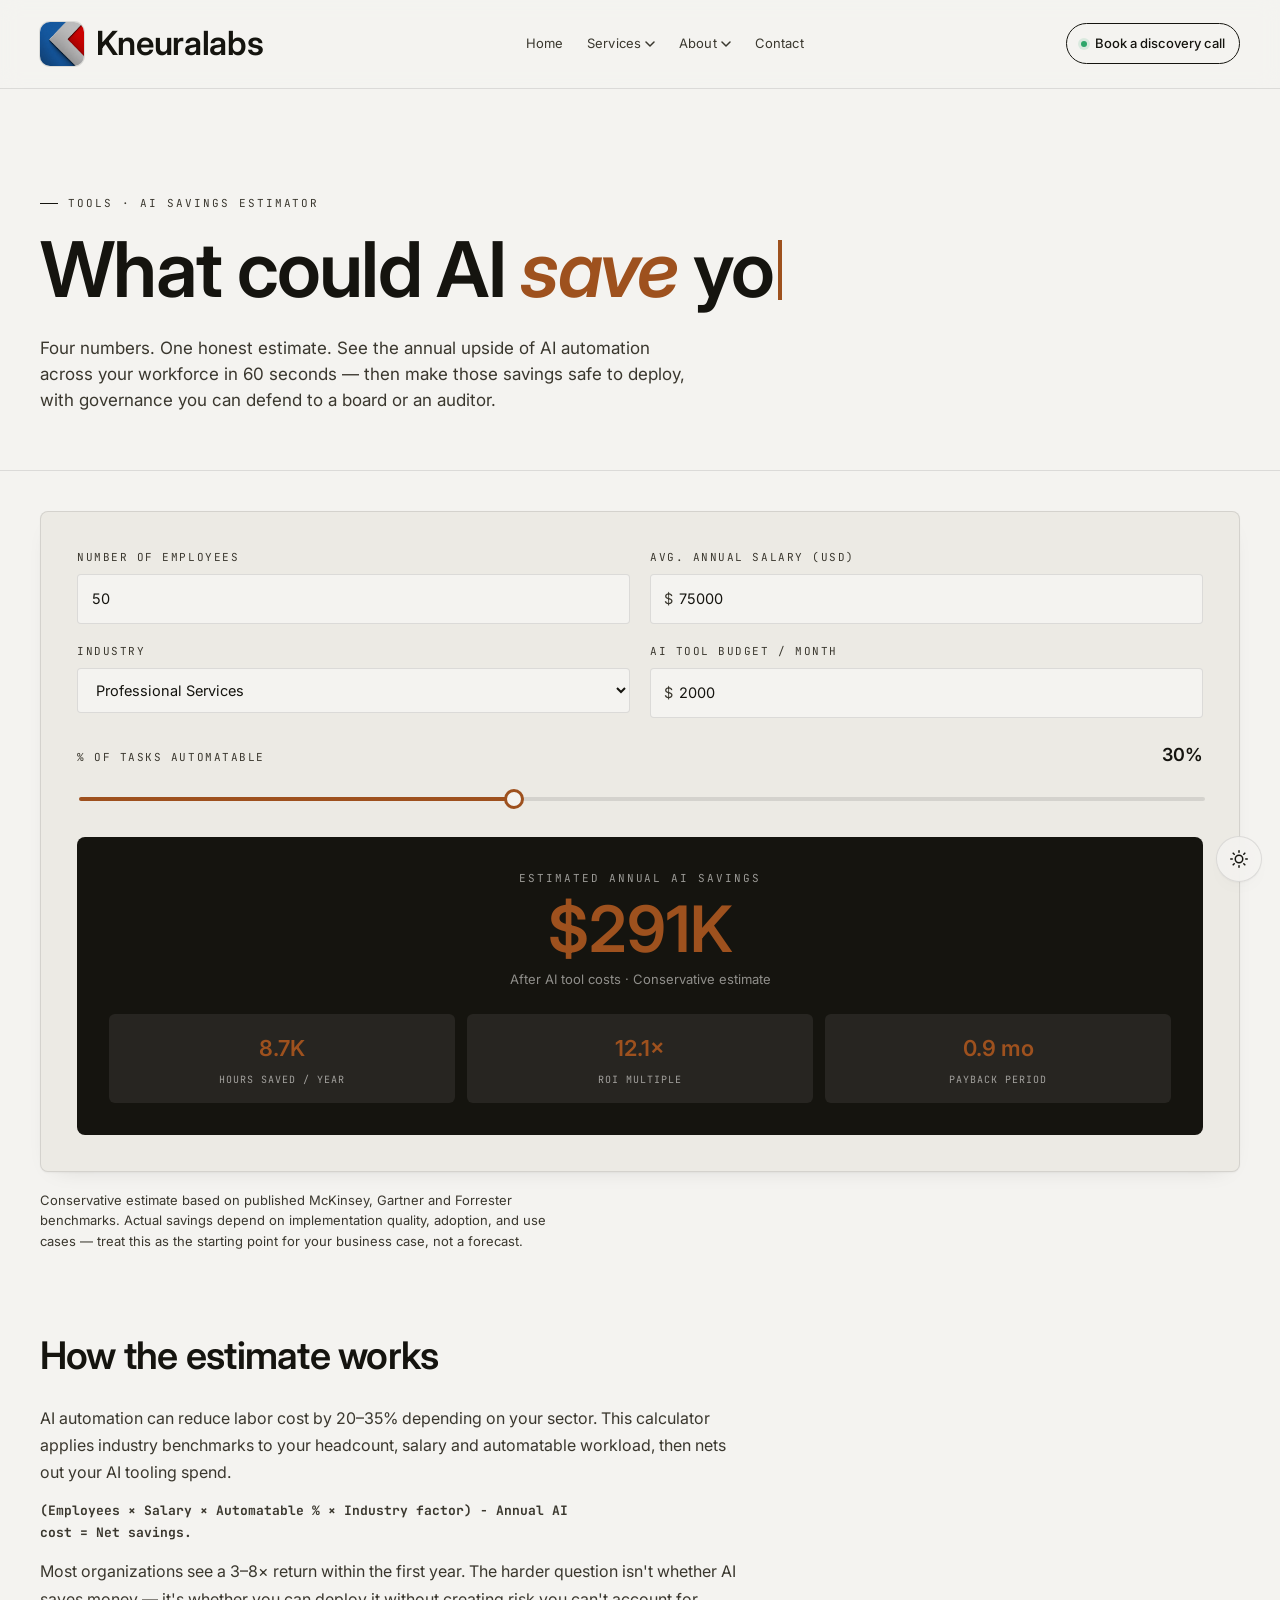
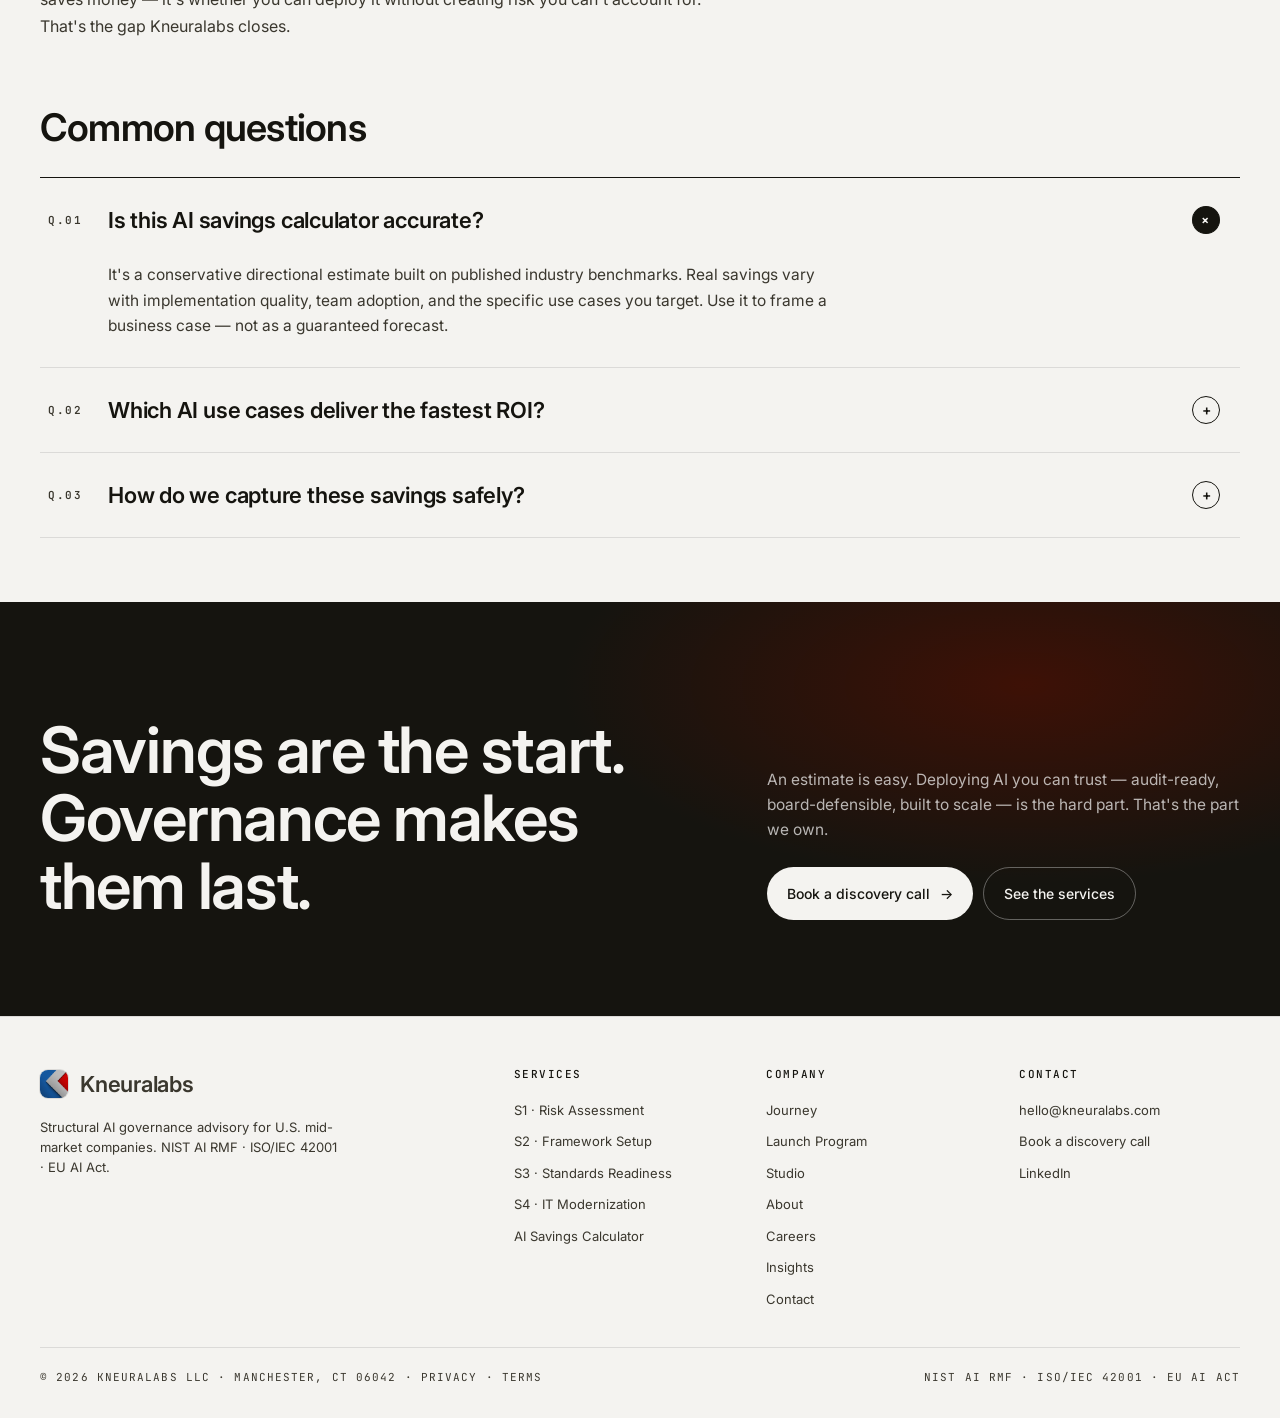
<file: savings.html>
<!DOCTYPE html>
<html lang="en">
<head>
  <meta charset="UTF-8" />
  <script>!function(){try{var s=localStorage.getItem("theme");document.documentElement.setAttribute("data-theme",s||(window.matchMedia("(prefers-color-scheme: dark)").matches?"dark":"light"))}catch(e){document.documentElement.setAttribute("data-theme","light")}}()</script>
  <meta name="viewport" content="width=device-width, initial-scale=1.0, viewport-fit=cover" />
  <title>AI Savings Calculator | Kneuralabs — Estimate Your AI ROI in 60 Seconds</title>
  <meta name="description" content="Free AI savings calculator from Kneuralabs. Estimate your annual savings from governed AI automation in 60 seconds — then make those savings safe to deploy. NIST AI RMF · ISO/IEC 42001." />
  <meta name="keywords" content="Kneuralabs, AI savings calculator, AI ROI calculator, AI automation ROI, governed AI, AI governance, NIST AI RMF, ISO/IEC 42001" />
  <meta name="author" content="Kneuralabs LLC" />
  <meta name="robots" content="index, follow, max-image-preview:large, max-snippet:-1" />
  <meta name="theme-color" content="#F4F3F0" media="(prefers-color-scheme: light)" />
  <meta name="theme-color" content="#0B0C0F" media="(prefers-color-scheme: dark)" />
  <meta name="color-scheme" content="light dark" />
  <link rel="icon" href="favicon.ico" sizes="any" />
  <link rel="icon" type="image/png" href="assets/images/favicon-32.png" sizes="32x32" />
  <link rel="apple-touch-icon" href="assets/images/apple-touch-icon.png" />
  <link rel="canonical" href="https://www.kneuralabs.com/savings.html" />
  <meta property="og:type" content="website" />
  <meta property="og:site_name" content="Kneuralabs" />
  <meta property="og:url" content="https://www.kneuralabs.com/savings.html" />
  <meta property="og:title" content="AI Savings Calculator | Kneuralabs — Estimate Your AI ROI" />
  <meta property="og:description" content="Estimate your annual savings from governed AI automation in 60 seconds — then make those savings safe to deploy. NIST AI RMF · ISO/IEC 42001." />
  <meta property="og:image:width" content="1200" />
  <meta property="og:image:height" content="630" />
  <meta property="og:image" content="https://www.kneuralabs.com/assets/images/og-image.png" />
  <meta name="twitter:card" content="summary_large_image" />
  <meta name="twitter:site" content="@kneuralabs" />
  <meta name="twitter:title" content="AI Savings Calculator | Kneuralabs" />
  <meta name="twitter:description" content="Estimate your annual AI savings in 60 seconds — then make those savings safe to deploy. NIST AI RMF · ISO/IEC 42001." />
  <meta name="twitter:image" content="https://www.kneuralabs.com/assets/images/og-image.png" />
  <link rel="preconnect" href="https://fonts.googleapis.com" />
  <link rel="preconnect" href="https://fonts.gstatic.com" crossorigin />
  <link rel="preload" as="style" href="https://fonts.googleapis.com/css2?family=Inter:ital,opsz,wght@0,14..32,100..900;1,14..32,100..900&family=JetBrains+Mono:wght@300;400;500&display=swap" />
  <link rel="stylesheet" href="https://fonts.googleapis.com/css2?family=Inter:ital,opsz,wght@0,14..32,100..900;1,14..32,100..900&family=JetBrains+Mono:wght@300;400;500&display=swap" media="print" onload="this.media='all'" />
  <noscript><link rel="stylesheet" href="https://fonts.googleapis.com/css2?family=Inter:ital,opsz,wght@0,14..32,100..900;1,14..32,100..900&family=JetBrains+Mono:wght@300;400;500&display=swap" /></noscript>
  <noscript><style>.sr,.reveal-char{opacity:1!important;transform:none!important;filter:none!important}</style></noscript>
  <link rel="stylesheet" href="css/variables.css" />
  <link rel="stylesheet" href="css/base.css" />
  <link rel="stylesheet" href="css/layout.css" />
  <link rel="stylesheet" href="css/components.css" />
  <link rel="stylesheet" href="css/sections.css" />

  <!-- Calculator-only styles: built on the shared Kneuralabs design tokens
       so it inherits light/dark theming and the responsive frame system. -->
  <style>
    .calc-wrap { padding-top: 40px; padding-bottom: 8px; }
    .calc-card {
      background: var(--paper-2);
      border: 1px solid var(--rule);
      border-radius: 8px;
      padding: clamp(20px, 4vw, 36px);
      box-shadow: var(--shadow-card);
    }
    html[data-theme="dark"] .calc-card { border-color: rgba(255,255,255,.08); }

    .calc-fields { display: grid; grid-template-columns: 1fr 1fr; gap: 18px 20px; }
    .calc-field { display: flex; flex-direction: column; gap: 8px; }
    .calc-field label {
      font-family: var(--mono); font-size: 11px; letter-spacing: .14em;
      text-transform: uppercase; color: var(--ink-2);
    }
    .calc-input { position: relative; }
    .calc-input .prefix {
      position: absolute; left: 14px; top: 50%; transform: translateY(-50%);
      color: var(--ink-2); font-size: 14.5px; pointer-events: none;
    }
    .calc-card input[type=number], .calc-card select {
      width: 100%; background: var(--paper); border: 1px solid var(--rule);
      padding: 12px 14px; font: inherit; font-size: 14.5px; color: var(--ink);
      border-radius: 4px; -moz-appearance: textfield; appearance: textfield;
      transition: border-color var(--dur-xs) var(--ease-out), box-shadow var(--dur-xs) var(--ease-out);
    }
    html[data-theme="dark"] .calc-card input[type=number],
    html[data-theme="dark"] .calc-card select { border-color: rgba(255,255,255,.10); }
    .calc-card input[type=number]::-webkit-outer-spin-button,
    .calc-card input[type=number]::-webkit-inner-spin-button { -webkit-appearance: none; margin: 0; }
    .calc-input.has-prefix input { padding-left: 28px; }
    .calc-card input:focus, .calc-card select:focus {
      outline: none; border-color: var(--ink); box-shadow: 0 0 0 3px var(--focus-ring);
    }
    .calc-card select { cursor: pointer; }

    .calc-slider { margin-top: 22px; }
    .calc-slider label {
      display: flex; justify-content: space-between; align-items: baseline;
      font-family: var(--mono); font-size: 11px; letter-spacing: .14em;
      text-transform: uppercase; color: var(--ink-2); margin-bottom: 12px;
    }
    .calc-slider label b {
      font-family: var(--display); font-size: 18px; font-weight: 600;
      letter-spacing: 0; text-transform: none; color: var(--ink);
    }
    .calc-slider input[type=range] {
      width: 100%; -webkit-appearance: none; appearance: none; height: 4px;
      background: linear-gradient(to right, var(--accent) var(--pct,30%), var(--rule) var(--pct,30%));
      border-radius: 4px; cursor: pointer;
    }
    .calc-slider input[type=range]::-webkit-slider-thumb {
      -webkit-appearance: none; width: 20px; height: 20px; background: var(--paper);
      border: 3px solid var(--accent); border-radius: 50%; cursor: pointer;
      transition: transform .15s var(--ease-out);
    }
    .calc-slider input[type=range]::-moz-range-thumb {
      width: 20px; height: 20px; background: var(--paper);
      border: 3px solid var(--accent); border-radius: 50%; cursor: pointer;
    }
    .calc-slider input[type=range]:hover::-webkit-slider-thumb { transform: scale(1.12); }

    .calc-result {
      margin-top: 28px; background: var(--ink); color: var(--paper);
      border-radius: 8px; padding: clamp(22px, 4vw, 32px); text-align: center;
      opacity: 0; transform: translateY(8px);
      transition: opacity var(--dur-s) var(--ease-out), transform var(--dur-s) var(--ease-out);
    }
    .calc-result.show { opacity: 1; transform: none; }
    .calc-result .r-label {
      font-family: var(--mono); font-size: 11px; letter-spacing: .18em;
      text-transform: uppercase; opacity: .6; margin-bottom: 10px;
    }
    .calc-result .r-amount {
      font-family: var(--display); font-weight: 600; line-height: 1;
      font-size: clamp(2.6rem, 8vw, 4rem); color: var(--accent); margin-bottom: 8px;
    }
    html[data-theme="dark"] .calc-result .r-amount { color: var(--accent); }
    .calc-result .r-note { font-size: 13px; opacity: .55; }
    .calc-break {
      display: grid; grid-template-columns: repeat(3, 1fr); gap: 12px; margin-top: 24px;
    }
    .bk { background: color-mix(in oklab, var(--paper) 8%, transparent); border-radius: 6px; padding: 16px 10px; }
    .bk .v { font-family: var(--display); font-size: 22px; font-weight: 600; color: var(--accent); }
    .bk .l { font-family: var(--mono); font-size: 10px; letter-spacing: .1em; text-transform: uppercase; opacity: .6; margin-top: 6px; line-height: 1.4; }
    .calc-note { margin-top: 18px; font-size: 13px; color: var(--ink-2); line-height: 1.6; max-width: 64ch; }

    .calc-seo { padding-top: 8px; padding-bottom: 64px; }
    .calc-seo h2 { font-family: var(--display); font-weight: 600; font-size: clamp(26px, 3.4vw, 38px); letter-spacing: -.02em; margin: 56px 0 18px; }
    .calc-seo p { font-size: 16px; color: var(--ink-2); line-height: 1.7; max-width: 70ch; margin-bottom: 14px; }
    .calc-seo .formula { font-family: var(--mono); font-size: 13px; }

    @media (max-width: 560px) { .calc-fields { grid-template-columns: 1fr; } }
    @media (max-width: 440px) { .calc-break { grid-template-columns: 1fr 1fr; } }
  </style>

  <script type="application/ld+json">
  {
    "@context": "https://schema.org",
    "@type": "WebApplication",
    "name": "Kneuralabs AI Savings Calculator",
    "description": "Free calculator to estimate annual business savings from governed AI automation. Instant ROI estimate for U.S. mid-market companies.",
    "url": "https://www.kneuralabs.com/savings.html",
    "applicationCategory": "BusinessApplication",
    "operatingSystem": "Any",
    "provider": { "@type": "Organization", "name": "Kneuralabs", "url": "https://www.kneuralabs.com" },
    "offers": { "@type": "Offer", "price": "0", "priceCurrency": "USD" }
  }
  </script>
</head>
<body>
  <a class="skip-link" href="#main-content">Skip to main content</a>
  <header class="top"></header>

  <main id="main-content">

    <div class="frame svc-hero">
      <div class="eyebrow"><span class="tick"></span> Tools · AI Savings Estimator</div>
      <h1>What could AI <em>save</em> you?</h1>
      <p class="lede">Four numbers. One honest estimate. See the annual upside of AI automation across your workforce in 60 seconds — then make those savings safe to deploy, with governance you can defend to a board or an auditor.</p>
    </div>

    <section class="frame calc-wrap" id="calculator">
      <form class="calc-card" onsubmit="return false" aria-label="AI savings calculator">
        <div class="calc-fields">
          <div class="calc-field">
            <label for="emp">Number of employees</label>
            <div class="calc-input"><input type="number" id="emp" value="50" min="1" max="100000" /></div>
          </div>
          <div class="calc-field">
            <label for="salary">Avg. annual salary (USD)</label>
            <div class="calc-input has-prefix"><span class="prefix">$</span><input type="number" id="salary" value="75000" min="1000" /></div>
          </div>
          <div class="calc-field">
            <label for="industry">Industry</label>
            <div class="calc-input">
              <select id="industry">
                <option value="0.28">Professional Services</option>
                <option value="0.32">Finance &amp; Insurance</option>
                <option value="0.25">Healthcare</option>
                <option value="0.30">Technology / SaaS</option>
                <option value="0.22">Retail &amp; E-commerce</option>
                <option value="0.20">Manufacturing</option>
                <option value="0.27">Marketing &amp; Agencies</option>
                <option value="0.24">Education</option>
              </select>
            </div>
          </div>
          <div class="calc-field">
            <label for="budget">AI tool budget / month</label>
            <div class="calc-input has-prefix"><span class="prefix">$</span><input type="number" id="budget" value="2000" min="0" /></div>
          </div>
        </div>

        <div class="calc-slider">
          <label for="autoSlider">% of tasks automatable <b id="autoLabel">30%</b></label>
          <input type="range" id="autoSlider" min="5" max="70" value="30" step="5" />
        </div>

        <div class="calc-result" id="result" role="status" aria-live="polite">
          <div class="r-label">Estimated annual AI savings</div>
          <div class="r-amount" id="mainResult">$0</div>
          <div class="r-note">After AI tool costs · Conservative estimate</div>
          <div class="calc-break">
            <div class="bk"><div class="v" id="bk1">—</div><div class="l">Hours saved / year</div></div>
            <div class="bk"><div class="v" id="bk2">—</div><div class="l">ROI multiple</div></div>
            <div class="bk"><div class="v" id="bk3">—</div><div class="l">Payback period</div></div>
          </div>
        </div>
      </form>
      <p class="calc-note">Conservative estimate based on published McKinsey, Gartner and Forrester benchmarks. Actual savings depend on implementation quality, adoption, and use cases — treat this as the starting point for your business case, not a forecast.</p>
    </section>

    <section class="frame calc-seo">
      <h2>How the estimate works</h2>
      <p>AI automation can reduce labor cost by 20–35% depending on your sector. This calculator applies industry benchmarks to your headcount, salary and automatable workload, then nets out your AI tooling spend.</p>
      <p class="formula"><strong>(Employees × Salary × Automatable % × Industry factor) − Annual AI cost = Net savings.</strong></p>
      <p>Most organizations see a 3–8× return within the first year. The harder question isn't whether AI saves money — it's whether you can deploy it without creating risk you can't account for. That's the gap Kneuralabs closes.</p>

      <h2>Common questions</h2>
      <div class="faq">
        <details open>
          <summary><span class="qn">Q.01</span><span>Is this AI savings calculator accurate?</span><span class="pm">+</span></summary>
          <div class="body">It's a conservative directional estimate built on published industry benchmarks. Real savings vary with implementation quality, team adoption, and the specific use cases you target. Use it to frame a business case — not as a guaranteed forecast.</div>
        </details>
        <details>
          <summary><span class="qn">Q.02</span><span>Which AI use cases deliver the fastest ROI?</span><span class="pm">+</span></summary>
          <div class="body">Customer-service automation, document processing, data analysis, and sales enablement typically show the fastest payback — often under three months. The constraint is rarely the tool; it's deploying it in a way procurement, security, and the board will sign off on.</div>
        </details>
        <details>
          <summary><span class="qn">Q.03</span><span>How do we capture these savings safely?</span><span class="pm">+</span></summary>
          <div class="body">Governed deployment. A documented AI risk assessment, a framework that defines who owns what, and audit-ready evidence turn a promising pilot into a system you can scale. That's the Kneuralabs program — S1 through S4 — and it's where the estimate above becomes real, durable value.</div>
        </details>
      </div>
    </section>

    <div class="cta-strip">
      <div class="frame cta-grid">
        <div><h2>Savings are the start. Governance makes them last.</h2></div>
        <div>
          <p>An estimate is easy. Deploying AI you can trust — audit-ready, board-defensible, built to scale — is the hard part. That's the part we own.</p>
          <div class="hero-actions">
            <a class="btn btn-primary" href="contact.html">Book a discovery call <span class="arr">&rarr;</span></a>
            <a class="btn btn-ghost" href="services.html">See the services</a>
          </div>
        </div>
      </div>
    </div>

  </main>

  <footer class="footer"></footer>

  <script src="js/components.js"></script>
  <script src="js/scroll.js" defer></script>
  <script>
    const fmt = n => n >= 1e6 ? '$' + (n / 1e6).toFixed(1) + 'M' : n >= 1e3 ? '$' + (n / 1e3).toFixed(0) + 'K' : '$' + Math.round(n);
    const fmtN = n => n >= 1000 ? (n / 1000).toFixed(1) + 'K' : Math.round(n) + '';

    function calc() {
      const emp = +document.getElementById('emp').value || 0;
      const sal = +document.getElementById('salary').value || 0;
      const ind = +document.getElementById('industry').value;
      const budget = +document.getElementById('budget').value || 0;
      const auto = +document.getElementById('autoSlider').value;

      const laborCost = emp * sal;
      const grossSavings = laborCost * ind * (auto / 100);
      const annualCost = budget * 12;
      const net = grossSavings - annualCost;
      const hrsSaved = emp * 2080 * (auto / 100) * ind;
      const roi = annualCost > 0 ? net / annualCost : 0;
      const payback = grossSavings > 0 ? (annualCost / grossSavings) * 12 : 0;

      document.getElementById('mainResult').textContent = net > 0 ? fmt(net) : '$0';
      document.getElementById('bk1').textContent = fmtN(hrsSaved);
      document.getElementById('bk2').textContent = roi > 0 ? roi.toFixed(1) + '×' : '—';
      document.getElementById('bk3').textContent = payback > 0 && payback < 24 ? payback.toFixed(1) + ' mo' : '< 1 mo';

      document.getElementById('result').classList.add('show');
    }

    const slider = document.getElementById('autoSlider');
    function updateSlider() {
      const v = (slider.value - slider.min) / (slider.max - slider.min) * 100;
      slider.style.setProperty('--pct', v + '%');
      document.getElementById('autoLabel').textContent = slider.value + '%';
      calc();
    }
    slider.addEventListener('input', updateSlider);
    document.querySelectorAll('.calc-card input[type=number], .calc-card select').forEach(el => el.addEventListener('input', calc));

    updateSlider();
    calc();
  </script>
</body>
</html>
</file>
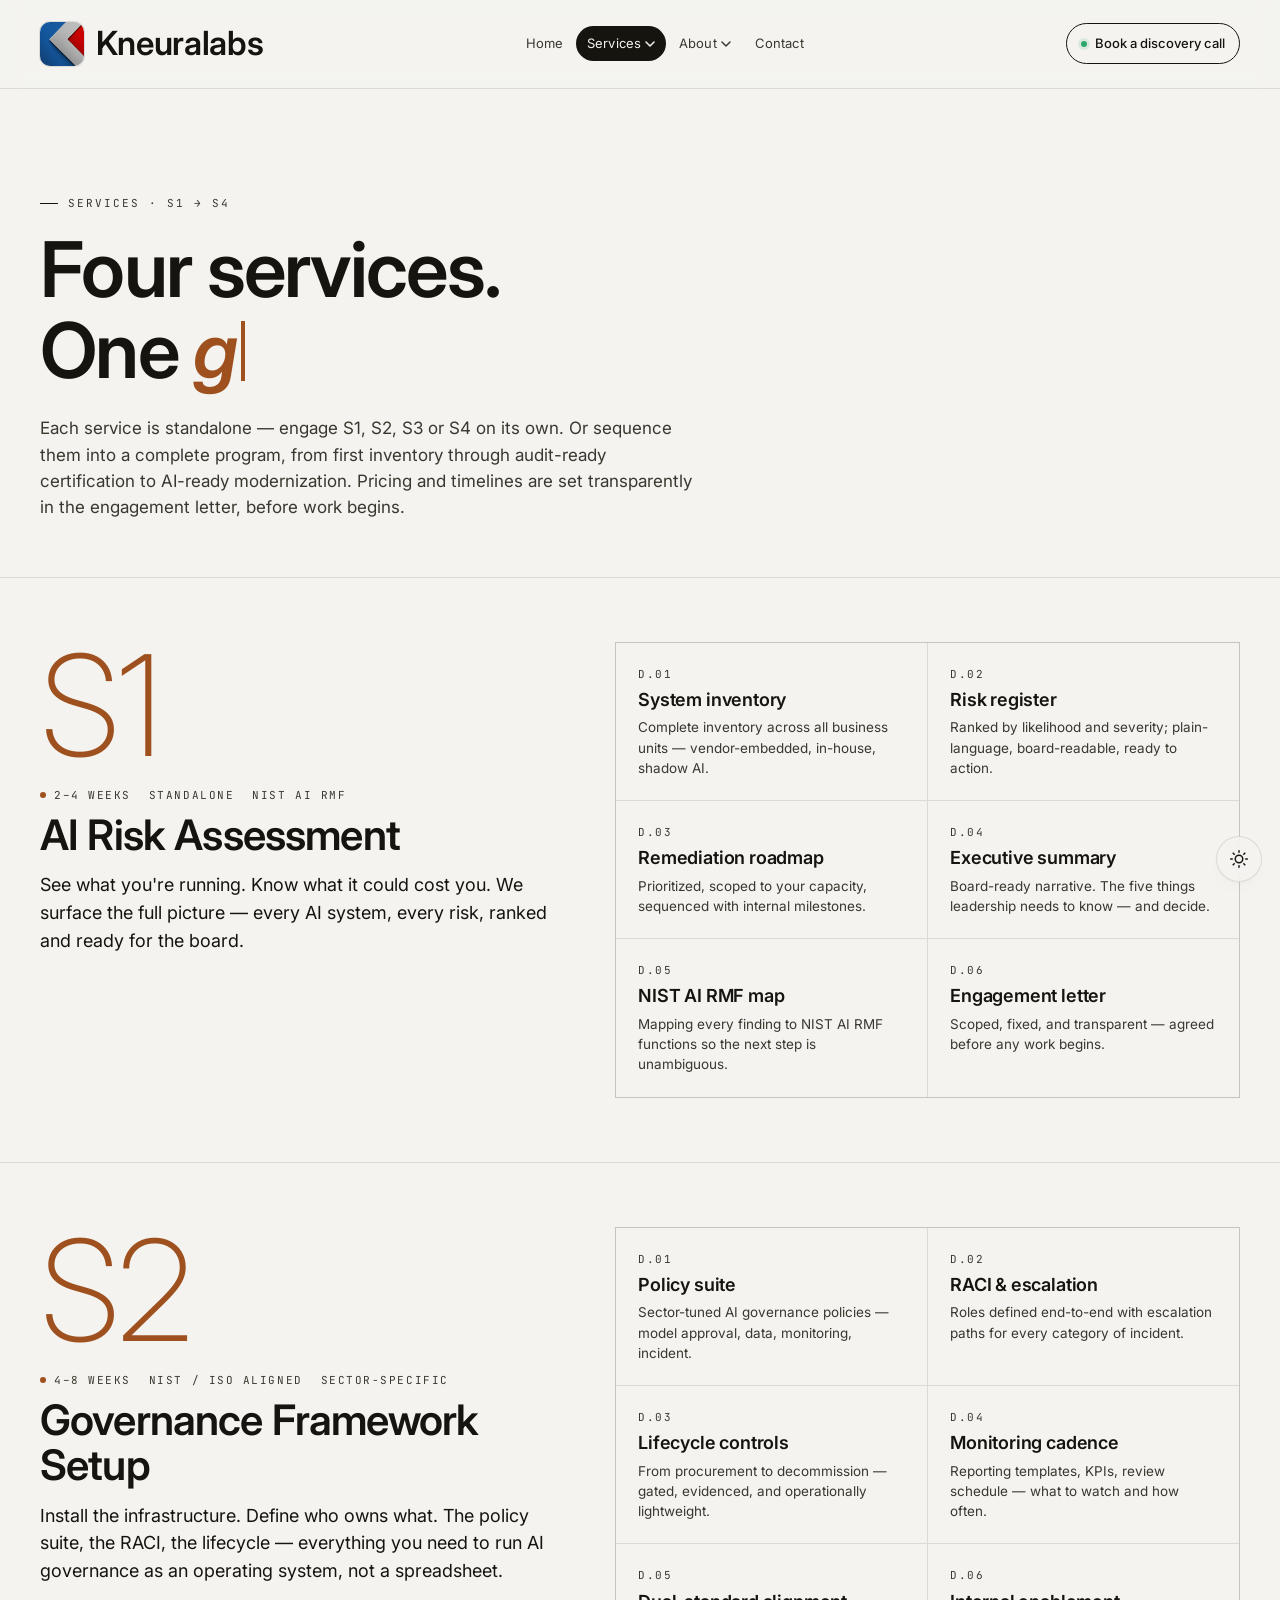
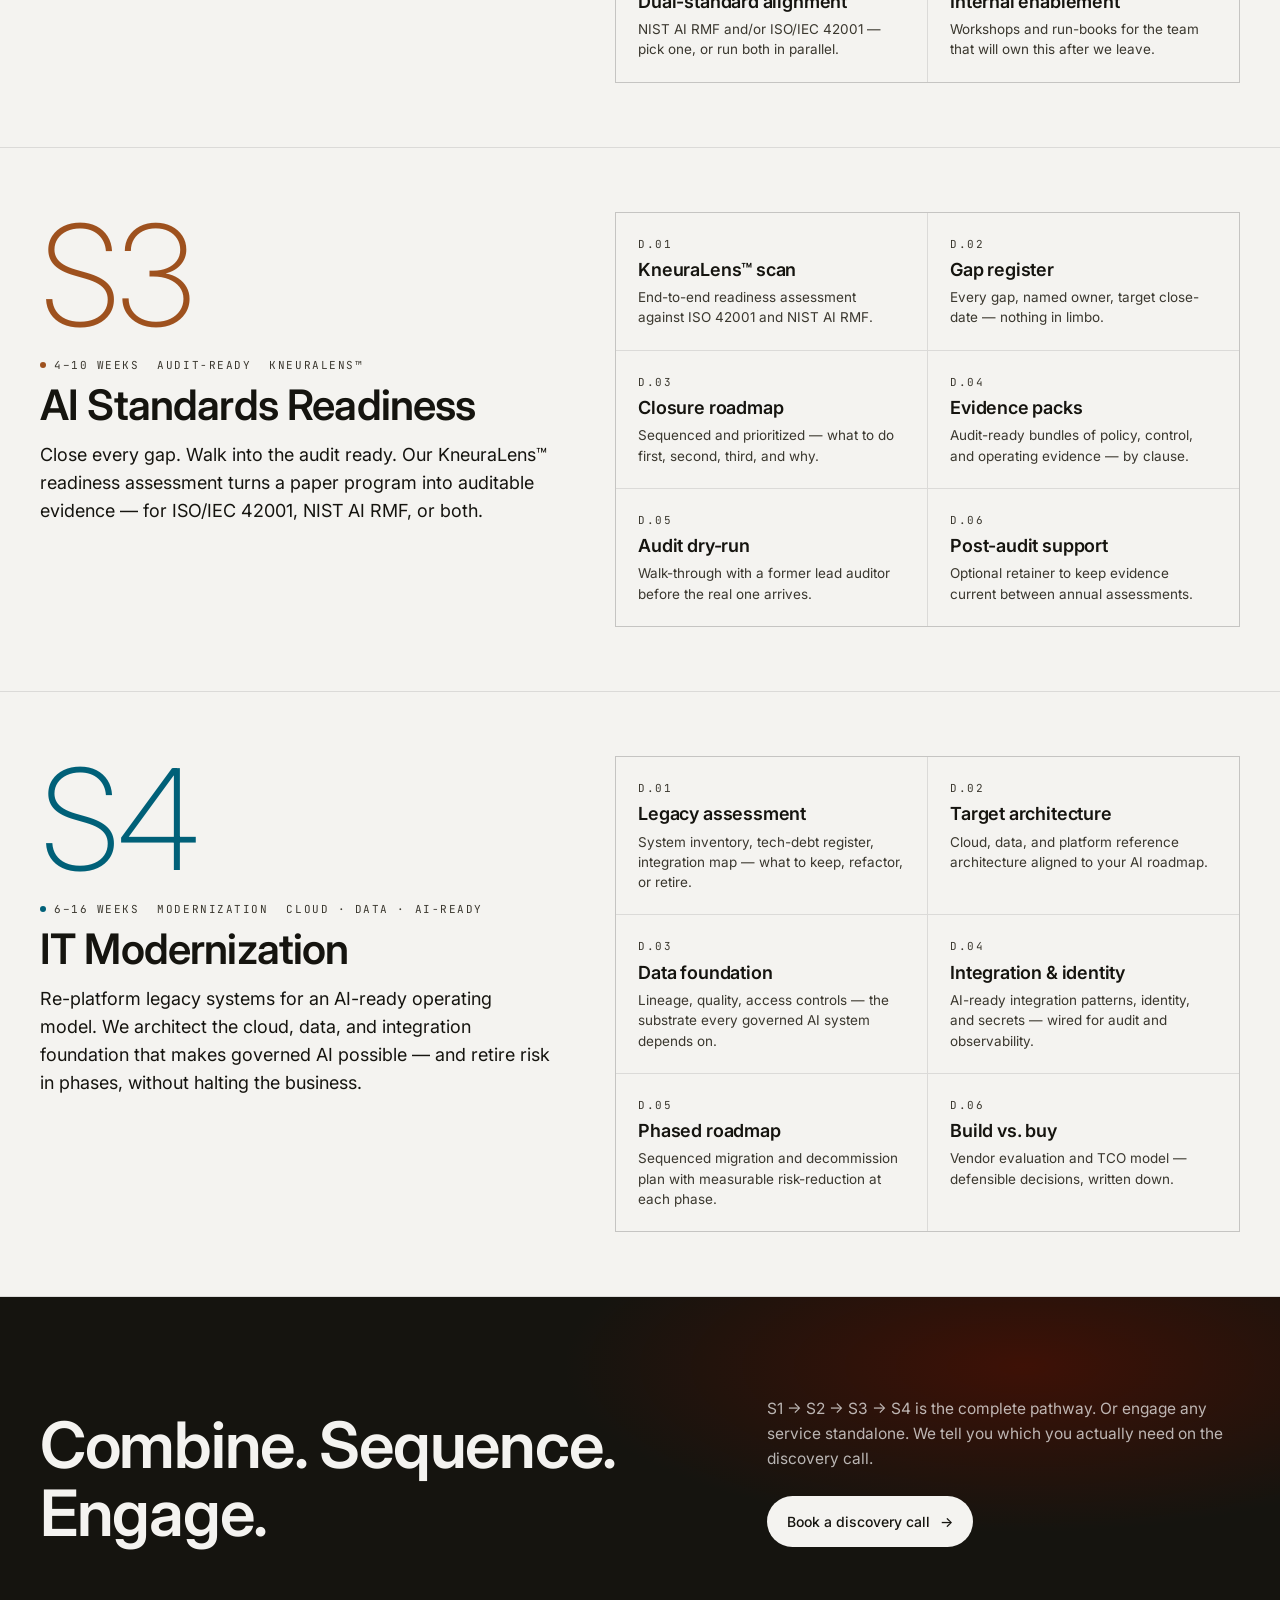
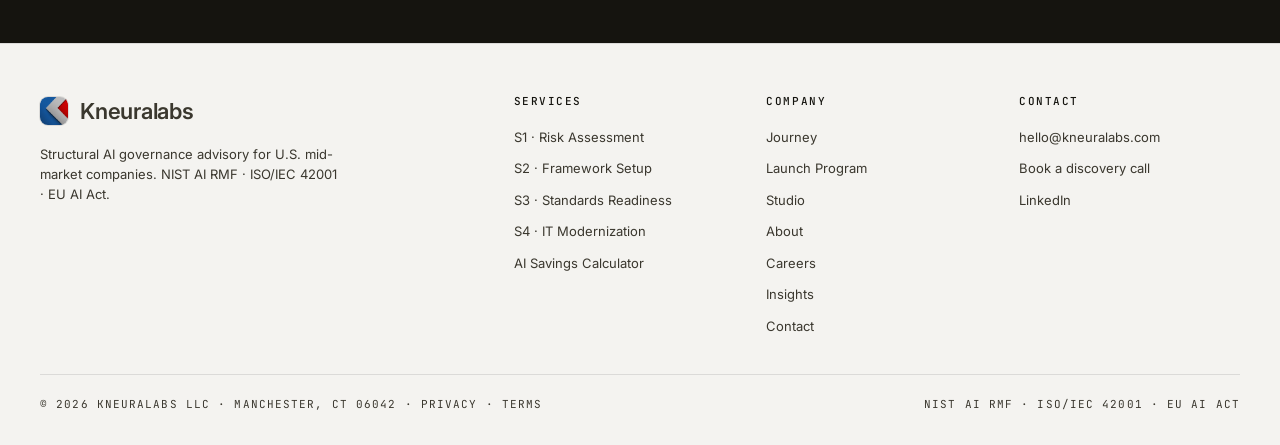
<file: services.html>
<!DOCTYPE html>
<html lang="en">
<head>
  <meta charset="UTF-8" />
  <script>!function(){try{var s=localStorage.getItem("theme");document.documentElement.setAttribute("data-theme",s||(window.matchMedia("(prefers-color-scheme: dark)").matches?"dark":"light"))}catch(e){document.documentElement.setAttribute("data-theme","light")}}()</script>
  <meta name="viewport" content="width=device-width, initial-scale=1.0, viewport-fit=cover" />
  <title>AI Governance Services &amp; IT Modernization | Kneuralabs — GaaS S1–S4</title>
  <meta name="description" content="Kneuralabs AI Governance services: S1 AI Risk Assessment, S2 Governance Framework Setup (GaaS), S3 AI Standards Readiness, and S4 IT Modernization. NIST AI RMF · ISO/IEC 42001. Engage standalone or as a full Governance as a Service program." />
  <meta name="keywords" content="Kneuralabs, AI governance services, Governance as a Service, GaaS, IT modernization, AI risk assessment, governance framework, AI standards readiness, NIST AI RMF, ISO/IEC 42001, EU AI Act, AI compliance consulting" />
  <meta name="author" content="Kneuralabs LLC" />
  <meta name="robots" content="index, follow, max-image-preview:large, max-snippet:-1" />
  <meta name="theme-color" content="#F4F3F0" media="(prefers-color-scheme: light)" />
  <meta name="theme-color" content="#0B0C0F" media="(prefers-color-scheme: dark)" />
  <meta name="color-scheme" content="light dark" />
  <link rel="icon" href="favicon.ico" sizes="any" />
  <link rel="icon" type="image/png" href="assets/images/favicon-32.png" sizes="32x32" />
  <link rel="apple-touch-icon" href="assets/images/apple-touch-icon.png" />
  <link rel="canonical" href="https://www.kneuralabs.com/services.html" />
  <meta property="og:type" content="website" />
  <meta property="og:site_name" content="Kneuralabs" />
  <meta property="og:url" content="https://www.kneuralabs.com/services.html" />
  <meta property="og:title" content="AI Governance Services &amp; IT Modernization | Kneuralabs GaaS" />
  <meta property="og:description" content="Kneuralabs AI Governance as a Service (GaaS): S1 Risk Assessment, S2 Governance Framework, S3 Standards Readiness, S4 IT Modernization. NIST AI RMF · ISO/IEC 42001." />
  <meta property="og:image:width" content="1200" />
  <meta property="og:image:height" content="630" />
  <meta property="og:image" content="https://www.kneuralabs.com/assets/images/og-image.png" />
  <meta name="twitter:card" content="summary_large_image" />
  <meta name="twitter:site" content="@kneuralabs" />
  <meta name="twitter:title" content="AI Governance &amp; IT Modernization Services | Kneuralabs" />
  <meta name="twitter:description" content="Kneuralabs Governance as a Service (GaaS): AI Risk Assessment, Framework Setup, Standards Readiness, IT Modernization. NIST AI RMF · ISO/IEC 42001." />
  <meta name="twitter:image" content="https://www.kneuralabs.com/assets/images/og-image.png" />
  <link rel="preconnect" href="https://fonts.googleapis.com" />
  <link rel="preconnect" href="https://fonts.gstatic.com" crossorigin />
  <link rel="preload" as="style" href="https://fonts.googleapis.com/css2?family=Inter:ital,opsz,wght@0,14..32,100..900;1,14..32,100..900&family=JetBrains+Mono:wght@300;400;500&display=swap" />
  <link rel="stylesheet" href="https://fonts.googleapis.com/css2?family=Inter:ital,opsz,wght@0,14..32,100..900;1,14..32,100..900&family=JetBrains+Mono:wght@300;400;500&display=swap" media="print" onload="this.media='all'" />
  <noscript><link rel="stylesheet" href="https://fonts.googleapis.com/css2?family=Inter:ital,opsz,wght@0,14..32,100..900;1,14..32,100..900&family=JetBrains+Mono:wght@300;400;500&display=swap" /></noscript>
  <noscript><style>.sr,.reveal-char{opacity:1!important;transform:none!important;filter:none!important}</style></noscript>
  <link rel="stylesheet" href="css/variables.css" />
  <link rel="stylesheet" href="css/base.css" />
  <link rel="stylesheet" href="css/layout.css" />
  <link rel="stylesheet" href="css/components.css" />
  <link rel="stylesheet" href="css/sections.css" />
  <script type="application/ld+json">
  {
    "@context": "https://schema.org",
    "@type": "ItemList",
    "name": "Kneuralabs AI Governance Services",
    "itemListElement": [
      { "@type": "ListItem", "position": 1, "item": { "@type": "Service", "name": "S1 · AI Risk Assessment", "description": "Full AI system inventory, plain-language risk register, NIST AI RMF mapping, and a board-ready executive summary. 2–4 weeks.", "provider": { "@type": "Organization", "name": "Kneuralabs" } } },
      { "@type": "ListItem", "position": 2, "item": { "@type": "Service", "name": "S2 · Governance Framework Setup", "description": "Policy suite, RACI matrix, lifecycle controls, monitoring cadence, dual-standard alignment. 4–8 weeks.", "provider": { "@type": "Organization", "name": "Kneuralabs" } } },
      { "@type": "ListItem", "position": 3, "item": { "@type": "Service", "name": "S3 · AI Standards Readiness", "description": "KneuraLens readiness assessment, gap register, closure roadmap, audit-ready evidence packs. 4–10 weeks.", "provider": { "@type": "Organization", "name": "Kneuralabs" } } },
      { "@type": "ListItem", "position": 4, "item": { "@type": "Service", "name": "S4 · IT Modernization", "description": "Legacy assessment, target architecture, AI-ready integration, phased modernization roadmap. 6–16 weeks.", "provider": { "@type": "Organization", "name": "Kneuralabs" } } }
    ]
  }
  </script>
</head>
<body>
  <a class="skip-link" href="#main-content">Skip to main content</a>
  <header class="top"></header>

  <main id="main-content">

    <div class="frame svc-hero">
      <div class="eyebrow"><span class="tick"></span> Services · S1 → S4</div>
      <h1>Four services. <br>One <em>governance</em> program.</h1>
      <p class="lede">Each service is standalone — engage S1, S2, S3 or S4 on its own. Or sequence them into a complete program, from first inventory through audit-ready certification to AI-ready modernization. Pricing and timelines are set transparently in the engagement letter, before work begins.</p>
    </div>

    <div class="frame svc-row" id="s1">
      <div class="svc-row-grid">
        <div class="sr sr-left">
          <div class="id-big">S1</div>
          <div class="meta"><span><span class="dot"></span> 2–4 weeks</span><span>Standalone</span><span>NIST AI RMF</span></div>
          <h2>AI Risk Assessment</h2>
          <p class="lede">See what you're running. Know what it could cost you. We surface the full picture — every AI system, every risk, ranked and ready for the board.</p>
        </div>
        <div class="deliverables sr sr-right">
          <div class="deliv"><div class="n">D.01</div><h4>System inventory</h4><p>Complete inventory across all business units — vendor-embedded, in-house, shadow AI.</p></div>
          <div class="deliv"><div class="n">D.02</div><h4>Risk register</h4><p>Ranked by likelihood and severity; plain-language, board-readable, ready to action.</p></div>
          <div class="deliv"><div class="n">D.03</div><h4>Remediation roadmap</h4><p>Prioritized, scoped to your capacity, sequenced with internal milestones.</p></div>
          <div class="deliv"><div class="n">D.04</div><h4>Executive summary</h4><p>Board-ready narrative. The five things leadership needs to know — and decide.</p></div>
          <div class="deliv"><div class="n">D.05</div><h4>NIST AI RMF map</h4><p>Mapping every finding to NIST AI RMF functions so the next step is unambiguous.</p></div>
          <div class="deliv"><div class="n">D.06</div><h4>Engagement letter</h4><p>Scoped, fixed, and transparent — agreed before any work begins.</p></div>
        </div>
      </div>
    </div>

    <div class="frame svc-row" id="s2">
      <div class="svc-row-grid">
        <div class="sr sr-left">
          <div class="id-big">S2</div>
          <div class="meta"><span><span class="dot"></span> 4–8 weeks</span><span>NIST / ISO aligned</span><span>Sector-specific</span></div>
          <h2>Governance Framework Setup</h2>
          <p class="lede">Install the infrastructure. Define who owns what. The policy suite, the RACI, the lifecycle — everything you need to run AI governance as an operating system, not a spreadsheet.</p>
        </div>
        <div class="deliverables sr sr-right">
          <div class="deliv"><div class="n">D.01</div><h4>Policy suite</h4><p>Sector-tuned AI governance policies — model approval, data, monitoring, incident.</p></div>
          <div class="deliv"><div class="n">D.02</div><h4>RACI &amp; escalation</h4><p>Roles defined end-to-end with escalation paths for every category of incident.</p></div>
          <div class="deliv"><div class="n">D.03</div><h4>Lifecycle controls</h4><p>From procurement to decommission — gated, evidenced, and operationally lightweight.</p></div>
          <div class="deliv"><div class="n">D.04</div><h4>Monitoring cadence</h4><p>Reporting templates, KPIs, review schedule — what to watch and how often.</p></div>
          <div class="deliv"><div class="n">D.05</div><h4>Dual-standard alignment</h4><p>NIST AI RMF and/or ISO/IEC 42001 — pick one, or run both in parallel.</p></div>
          <div class="deliv"><div class="n">D.06</div><h4>Internal enablement</h4><p>Workshops and run-books for the team that will own this after we leave.</p></div>
        </div>
      </div>
    </div>

    <div class="frame svc-row" id="s3">
      <div class="svc-row-grid">
        <div class="sr sr-left">
          <div class="id-big">S3</div>
          <div class="meta"><span><span class="dot"></span> 4–10 weeks</span><span>Audit-ready</span><span>KneuraLens&trade;</span></div>
          <h2>AI Standards Readiness</h2>
          <p class="lede">Close every gap. Walk into the audit ready. Our KneuraLens&trade; readiness assessment turns a paper program into auditable evidence — for ISO/IEC 42001, NIST AI RMF, or both.</p>
        </div>
        <div class="deliverables sr sr-right">
          <div class="deliv"><div class="n">D.01</div><h4>KneuraLens&trade; scan</h4><p>End-to-end readiness assessment against ISO 42001 and NIST AI RMF.</p></div>
          <div class="deliv"><div class="n">D.02</div><h4>Gap register</h4><p>Every gap, named owner, target close-date — nothing in limbo.</p></div>
          <div class="deliv"><div class="n">D.03</div><h4>Closure roadmap</h4><p>Sequenced and prioritized — what to do first, second, third, and why.</p></div>
          <div class="deliv"><div class="n">D.04</div><h4>Evidence packs</h4><p>Audit-ready bundles of policy, control, and operating evidence — by clause.</p></div>
          <div class="deliv"><div class="n">D.05</div><h4>Audit dry-run</h4><p>Walk-through with a former lead auditor before the real one arrives.</p></div>
          <div class="deliv"><div class="n">D.06</div><h4>Post-audit support</h4><p>Optional retainer to keep evidence current between annual assessments.</p></div>
        </div>
      </div>
    </div>

    <div class="frame svc-row" id="s4">
      <div class="svc-row-grid">
        <div class="sr sr-left">
          <div class="id-big alt">S4</div>
          <div class="meta"><span><span class="dot alt"></span> 6–16 weeks</span><span>Modernization</span><span>Cloud · Data · AI-ready</span></div>
          <h2>IT Modernization</h2>
          <p class="lede">Re-platform legacy systems for an AI-ready operating model. We architect the cloud, data, and integration foundation that makes governed AI possible — and retire risk in phases, without halting the business.</p>
        </div>
        <div class="deliverables sr sr-right">
          <div class="deliv"><div class="n">D.01</div><h4>Legacy assessment</h4><p>System inventory, tech-debt register, integration map — what to keep, refactor, or retire.</p></div>
          <div class="deliv"><div class="n">D.02</div><h4>Target architecture</h4><p>Cloud, data, and platform reference architecture aligned to your AI roadmap.</p></div>
          <div class="deliv"><div class="n">D.03</div><h4>Data foundation</h4><p>Lineage, quality, access controls — the substrate every governed AI system depends on.</p></div>
          <div class="deliv"><div class="n">D.04</div><h4>Integration &amp; identity</h4><p>AI-ready integration patterns, identity, and secrets — wired for audit and observability.</p></div>
          <div class="deliv"><div class="n">D.05</div><h4>Phased roadmap</h4><p>Sequenced migration and decommission plan with measurable risk-reduction at each phase.</p></div>
          <div class="deliv"><div class="n">D.06</div><h4>Build vs. buy</h4><p>Vendor evaluation and TCO model — defensible decisions, written down.</p></div>
        </div>
      </div>
    </div>

    <div class="cta-strip">
      <div class="frame cta-grid">
        <div><h2>Combine. Sequence. Engage.</h2></div>
        <div>
          <p>S1 → S2 → S3 → S4 is the complete pathway. Or engage any service standalone. We tell you which you actually need on the discovery call.</p>
          <div class="hero-actions">
            <a class="btn btn-primary" href="contact.html">Book a discovery call <span class="arr">&rarr;</span></a>
          </div>
        </div>
      </div>
    </div>

  </main>

  <footer class="footer"></footer>

  <script src="js/components.js"></script>
  <script src="js/scroll.js" defer></script>
</body>
</html>
</file>
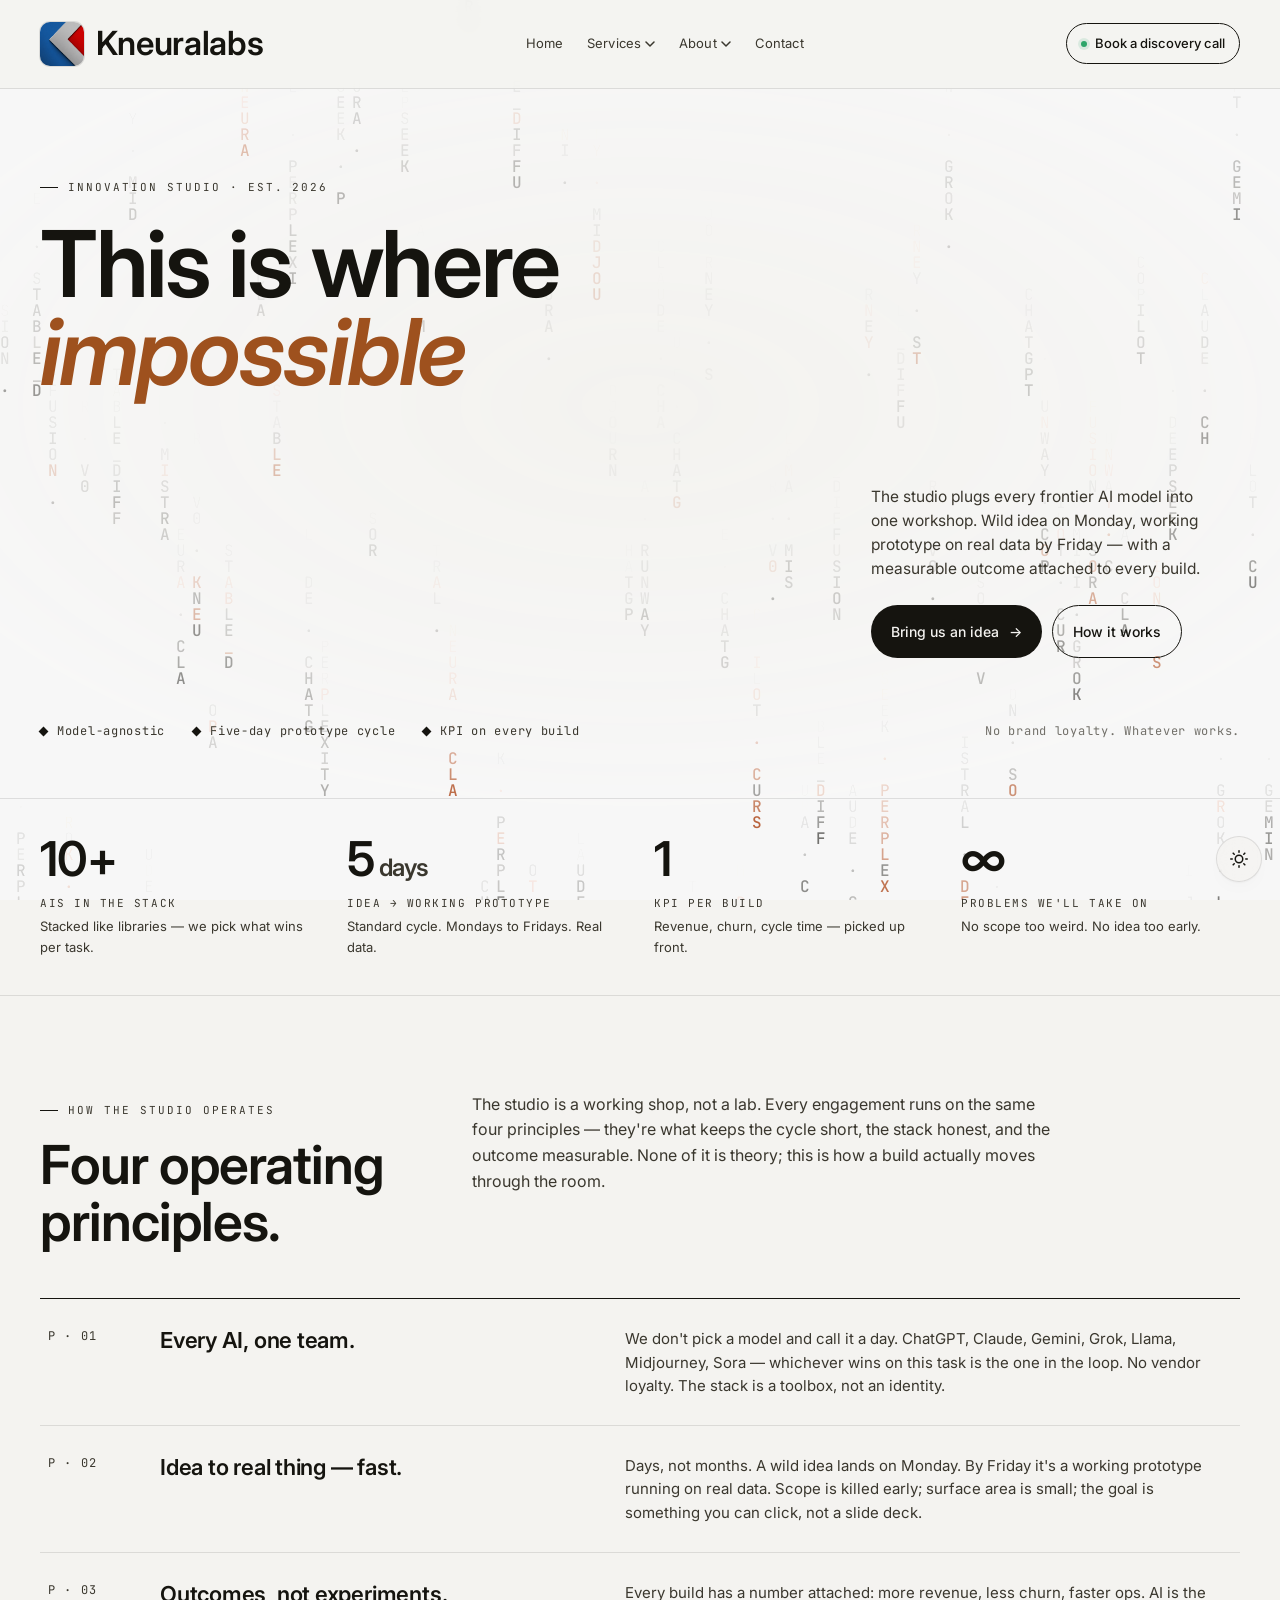
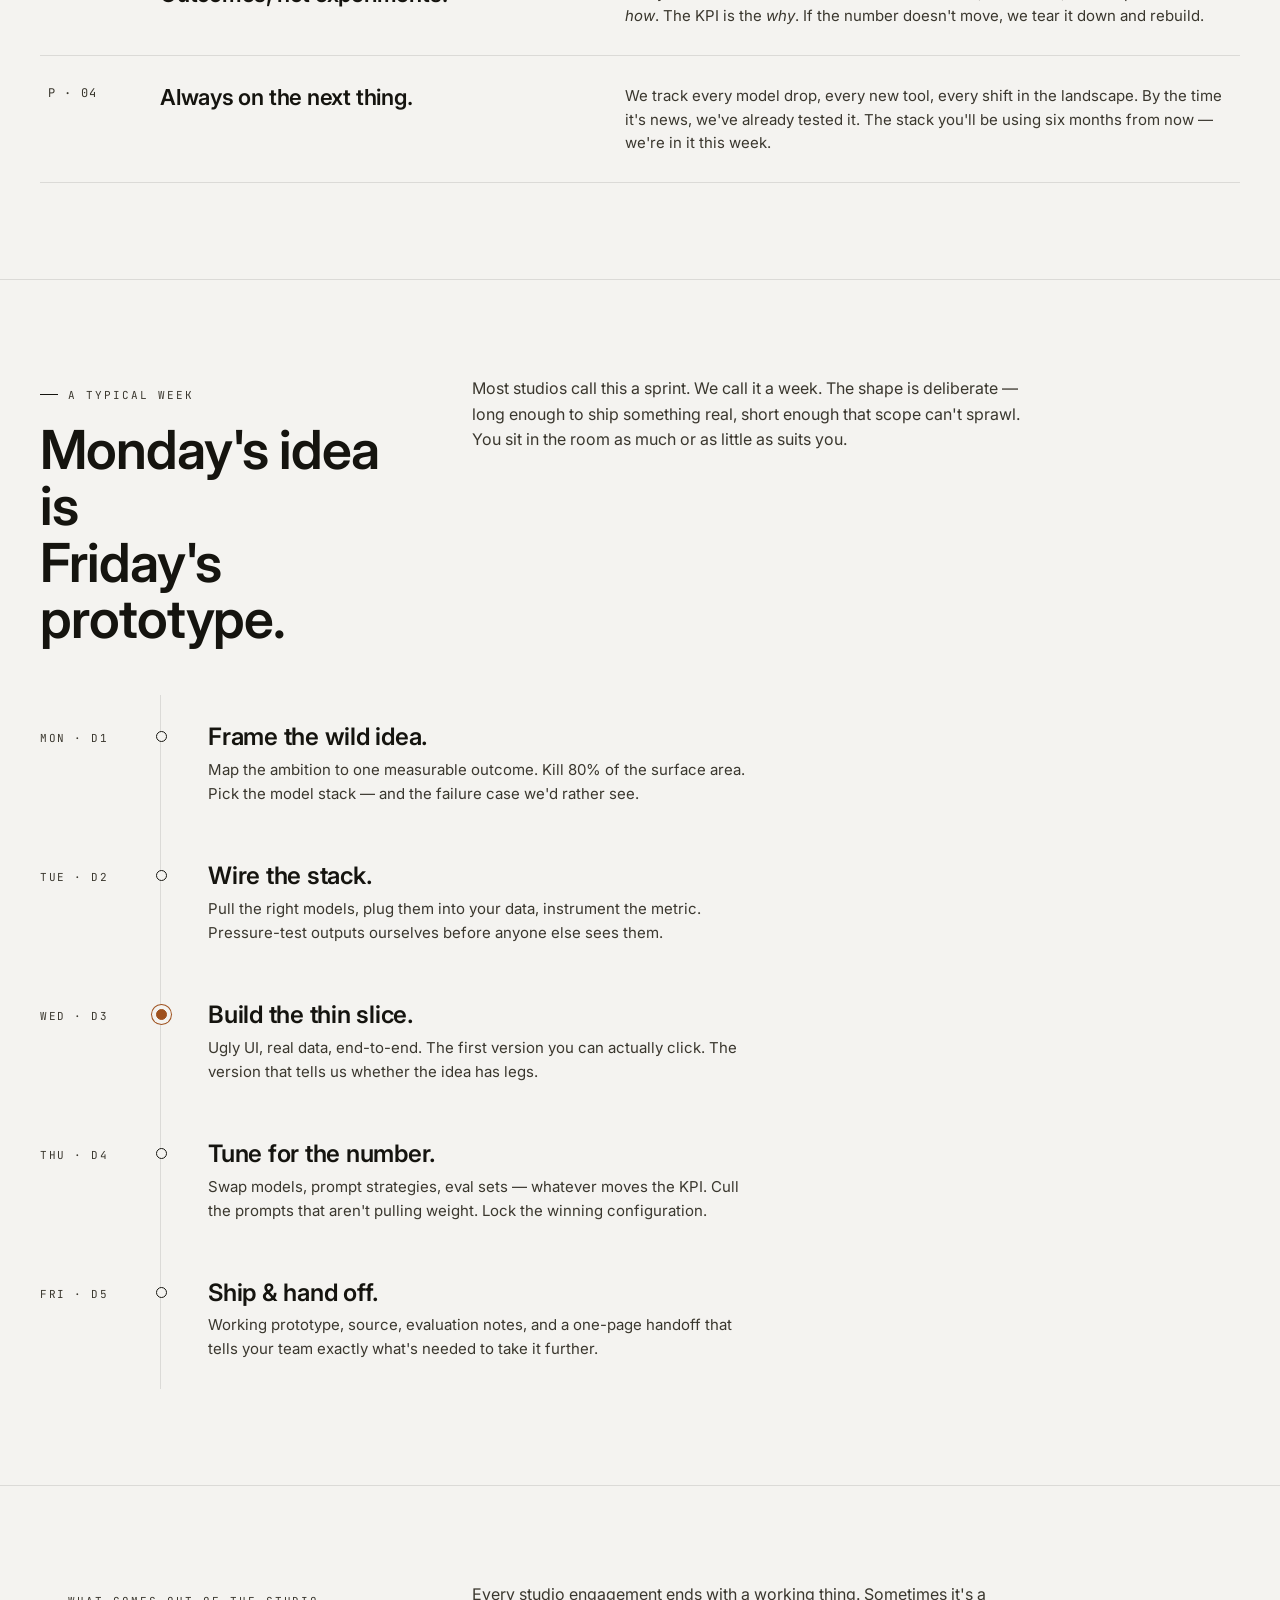
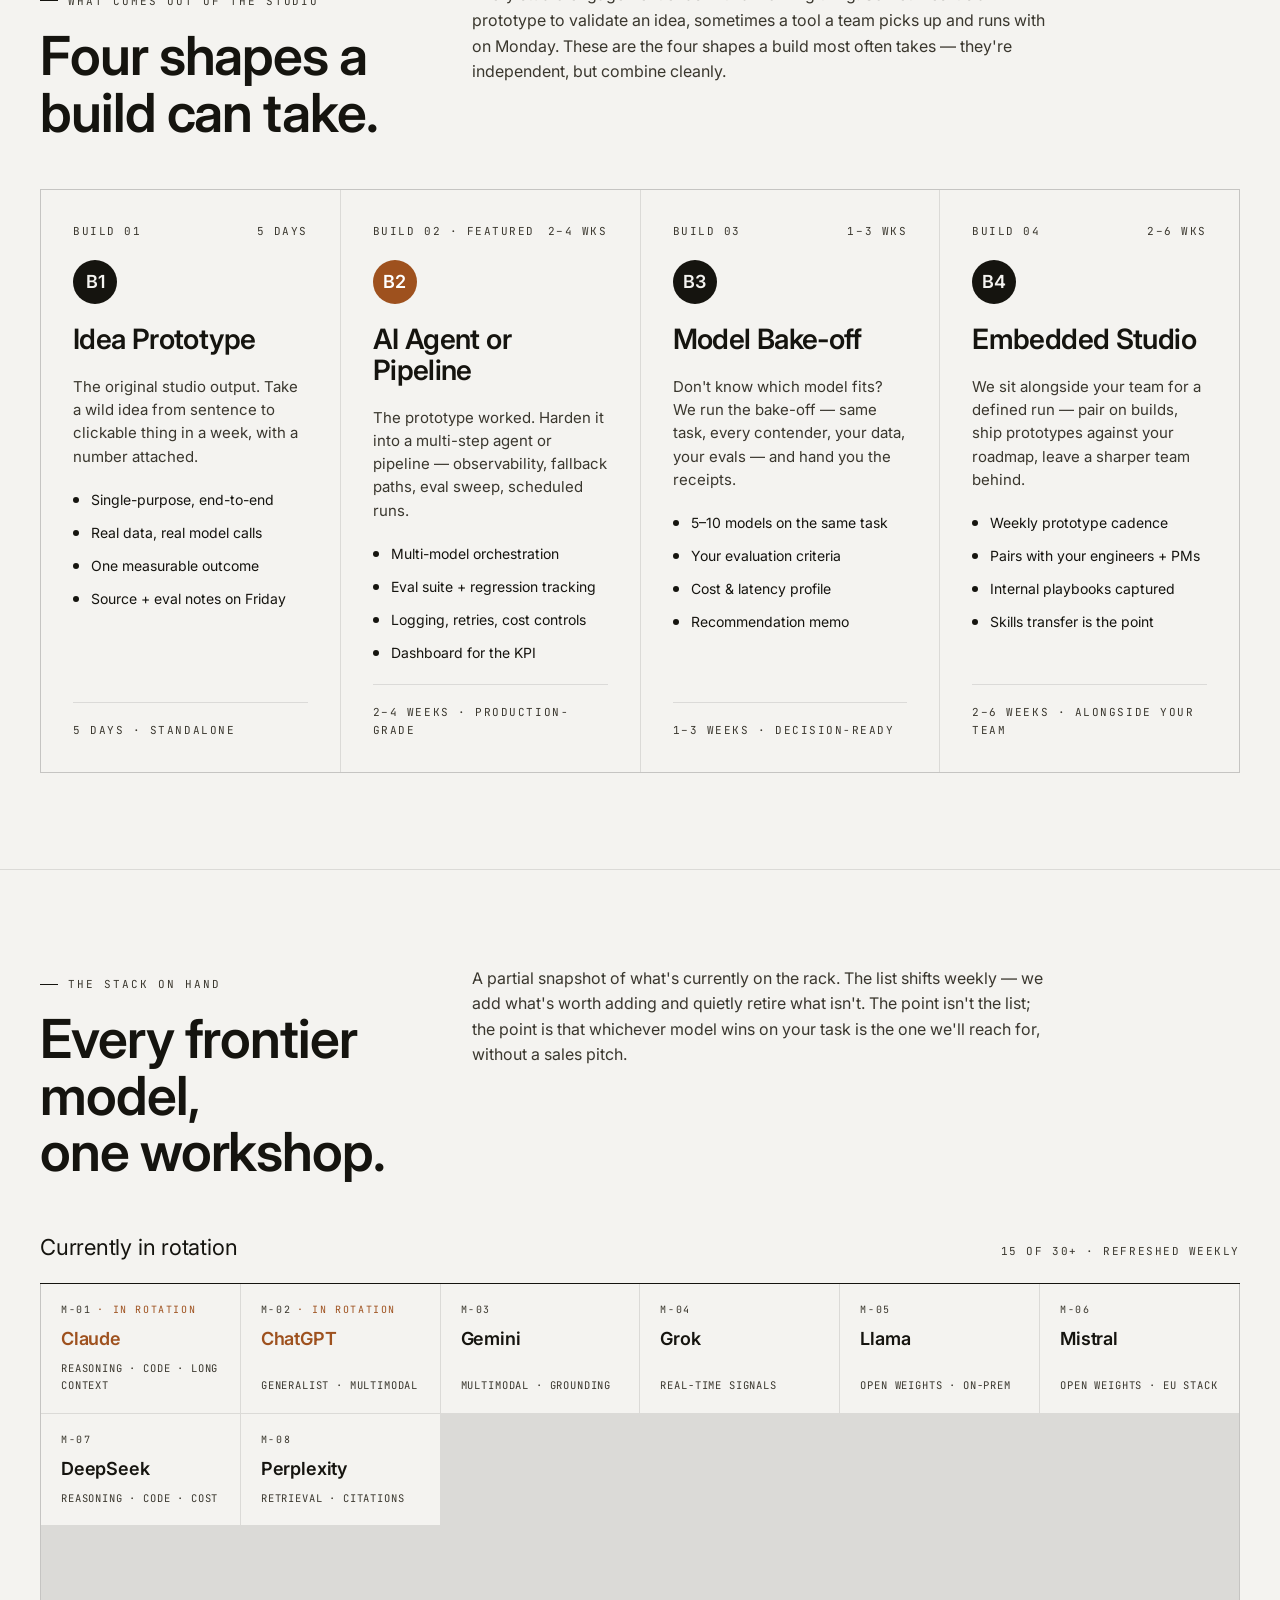
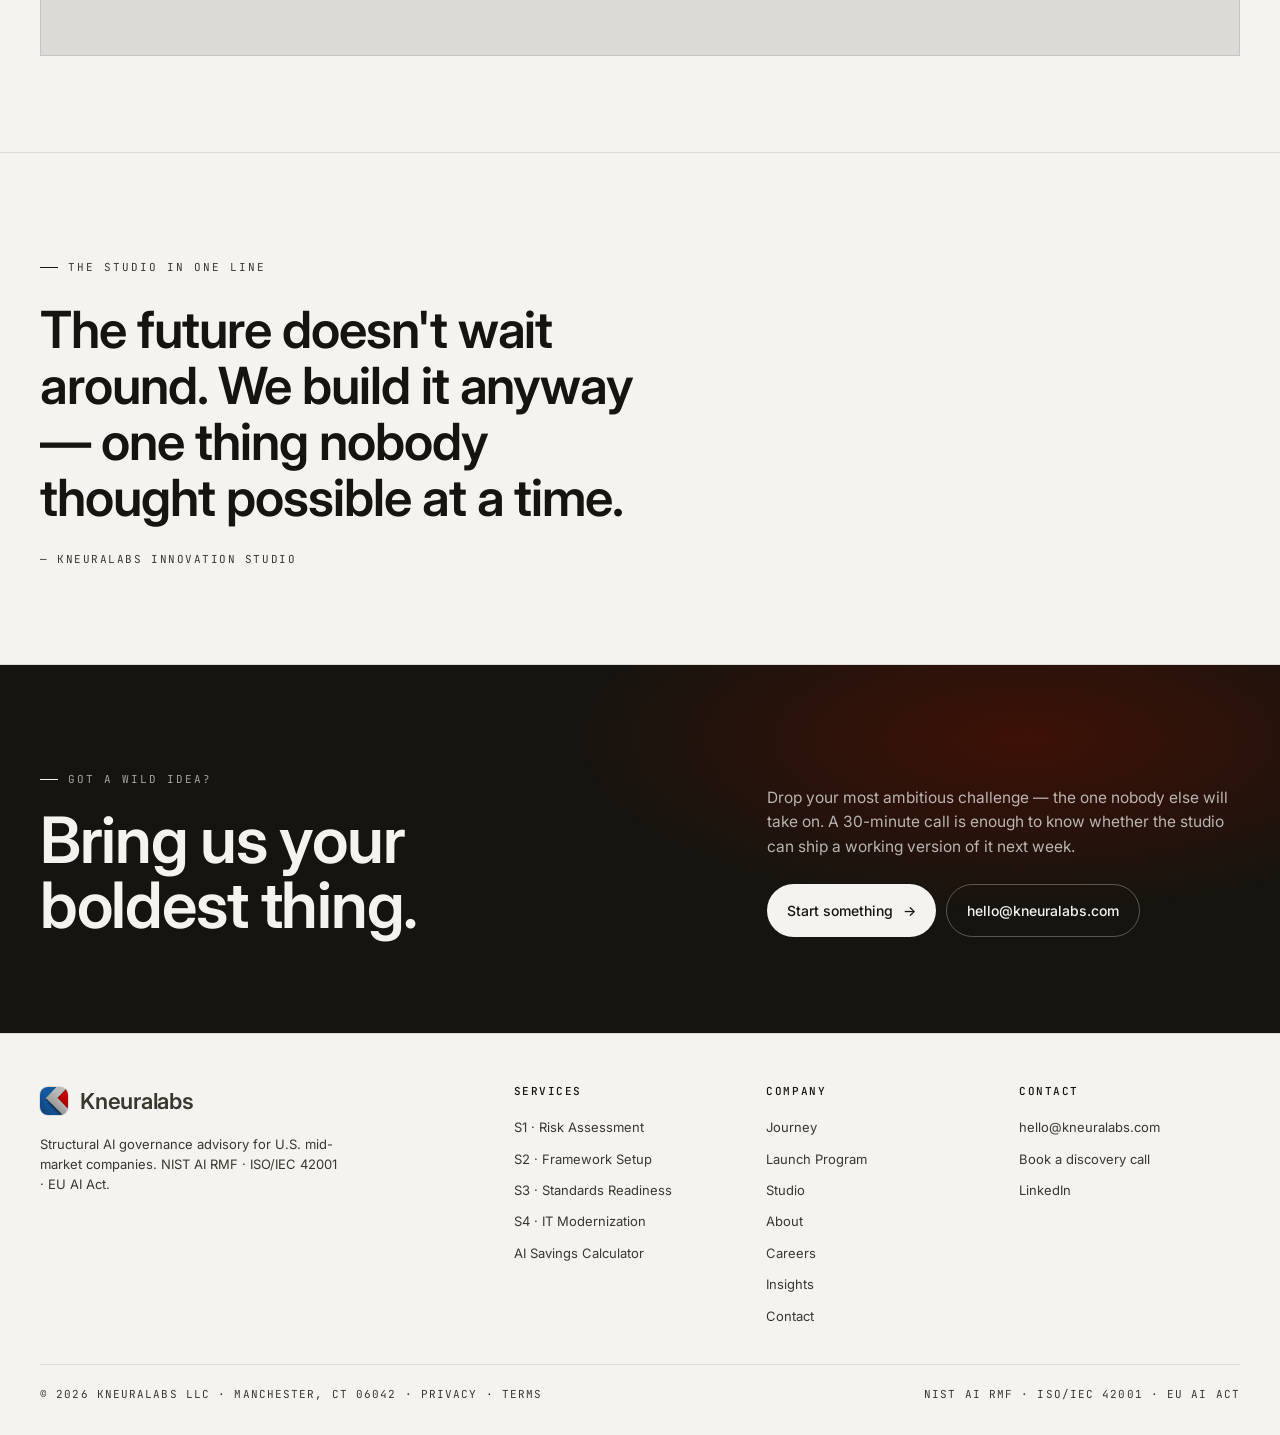
<file: studio.html>
<!DOCTYPE html>
<html lang="en">
<head>
  <meta charset="UTF-8" />
  <script>!function(){try{var s=localStorage.getItem("theme");document.documentElement.setAttribute("data-theme",s||(window.matchMedia("(prefers-color-scheme: dark)").matches?"dark":"light"))}catch(e){document.documentElement.setAttribute("data-theme","light")}}()</script>
  <meta name="viewport" content="width=device-width, initial-scale=1.0, viewport-fit=cover" />
  <title>Innovation Studio — Kneuralabs | Every Frontier AI, One Team</title>
  <meta name="description" content="The Kneuralabs Innovation Studio plugs every frontier AI model into one workshop. Idea on Monday, working prototype by Friday — with a KPI attached to every build." />
  <meta name="keywords" content="Kneuralabs, Innovation Studio, AI prototyping, frontier AI models, rapid AI prototyping, AI proof of concept, KPI-driven AI, AI product studio, mid-market AI" />
  <meta name="author" content="Kneuralabs LLC" />
  <meta name="robots" content="index, follow, max-image-preview:large, max-snippet:-1" />
  <meta name="theme-color" content="#F4F3F0" media="(prefers-color-scheme: light)" />
  <meta name="theme-color" content="#0B0C0F" media="(prefers-color-scheme: dark)" />
  <meta name="color-scheme" content="light dark" />
  <link rel="icon" href="favicon.ico" sizes="any" />
  <link rel="icon" type="image/png" href="assets/images/favicon-32.png" sizes="32x32" />
  <link rel="apple-touch-icon" href="assets/images/apple-touch-icon.png" />
  <link rel="canonical" href="https://www.kneuralabs.com/studio.html" />
  <meta property="og:type" content="website" />
  <meta property="og:site_name" content="Kneuralabs" />
  <meta property="og:url" content="https://www.kneuralabs.com/studio.html" />
  <meta property="og:title" content="Innovation Studio — Kneuralabs | Every Frontier AI, One Team" />
  <meta property="og:description" content="The Kneuralabs Innovation Studio plugs every frontier AI model into one workshop. Idea on Monday, working prototype by Friday — with a KPI attached to every build." />
  <meta property="og:image" content="https://www.kneuralabs.com/assets/images/og-image.png" />
  <meta property="og:image:width" content="1200" />
  <meta property="og:image:height" content="630" />
  <meta name="twitter:card" content="summary_large_image" />
  <meta name="twitter:site" content="@kneuralabs" />
  <meta name="twitter:title" content="Innovation Studio — Kneuralabs" />
  <meta name="twitter:description" content="Every frontier AI model in one workshop. Idea Monday, working prototype by Friday — with a KPI on every build." />
  <meta name="twitter:image" content="https://www.kneuralabs.com/assets/images/og-image.png" />
  <link rel="preconnect" href="https://fonts.googleapis.com" />
  <link rel="preconnect" href="https://fonts.gstatic.com" crossorigin />
  <link rel="preload" as="style" href="https://fonts.googleapis.com/css2?family=Inter:ital,opsz,wght@0,14..32,100..900;1,14..32,100..900&family=JetBrains+Mono:wght@300;400;500&display=swap" />
  <link rel="stylesheet" href="https://fonts.googleapis.com/css2?family=Inter:ital,opsz,wght@0,14..32,100..900;1,14..32,100..900&family=JetBrains+Mono:wght@300;400;500&display=swap" media="print" onload="this.media='all'" />
  <noscript><link rel="stylesheet" href="https://fonts.googleapis.com/css2?family=Inter:ital,opsz,wght@0,14..32,100..900;1,14..32,100..900&family=JetBrains+Mono:wght@300;400;500&display=swap" /></noscript>
  <link rel="stylesheet" href="css/variables.css" />
  <link rel="stylesheet" href="css/base.css" />
  <link rel="stylesheet" href="css/layout.css" />
  <link rel="stylesheet" href="css/components.css" />

  <style>
    /* ── Matrix rain canvas (background) ── */
    #matrix-bg {
      position: fixed; inset: 0;
      width: 100%; height: 100%;
      z-index: 0;
      pointer-events: none;
      -webkit-mask-image: radial-gradient(ellipse 75% 55% at 50% 45%, transparent 0%, rgba(0,0,0,.55) 55%, #000 85%);
              mask-image: radial-gradient(ellipse 75% 55% at 50% 45%, transparent 0%, rgba(0,0,0,.55) 55%, #000 85%);
    }
    main { position: relative; z-index: 1; }
    .cta-strip { position: relative; z-index: 1; }
    footer.footer { position: relative; z-index: 1; }
    @media (prefers-reduced-motion: reduce) { #matrix-bg { display: none; } }

    /* ── Eyebrow ── */
    .eyebrow {
      display: inline-flex; align-items: center; gap: 10px;
      font-family: var(--mono); font-size: 11px;
      letter-spacing: .18em; text-transform: uppercase;
      color: var(--ink-2);
    }
    .eyebrow .tick { width: 18px; height: 1px; background: var(--ink); }

    /* ── Hero ── */
    .hero {
      padding-top: 80px; padding-bottom: 56px;
      border-bottom: 1px solid var(--rule);
    }
    .hero-grid {
      display: grid;
      grid-template-columns: 1.35fr .65fr;
      gap: 64px; align-items: end;
    }
    h1.display {
      font-family: var(--display);
      font-weight: 600;
      font-size: clamp(48px, 7.2vw, 116px);
      line-height: .95;
      letter-spacing: -.025em;
      margin: 24px 0 0;
      text-wrap: balance;
    }
    h1.display em { font-style: italic; font-weight: 600; color: var(--accent); }
    .hero-side {
      font-size: 15.5px;
      color: var(--ink-2);
      max-width: 34ch;
      line-height: 1.55;
    }
    .hero-actions { display: flex; gap: 10px; flex-wrap: wrap; margin-top: 24px; }

    /* Marks row */
    .marks {
      margin-top: 64px;
      display: flex; align-items: center; gap: 28px; flex-wrap: wrap;
      font-family: var(--mono); font-size: 12px;
      letter-spacing: .06em; color: var(--ink-2);
    }
    .marks span { display: inline-flex; align-items: center; gap: 10px; }
    .marks .sq {
      width: 7px; height: 7px;
      background: var(--ink); transform: rotate(45deg);
    }
    .marks .note { margin-left: auto; opacity: .7; }
    .stat .n .unit { font-size: 24px; color: var(--ink-2); }

    @media (max-width: 980px) {
      .hero-grid { grid-template-columns: 1fr; gap: 32px; }
      .marks .note { margin-left: 0; }
    }
    @media (max-width: 600px) {
      .hero { padding-top: 56px; padding-bottom: 40px; }
      h1.display { font-size: clamp(33px, 8.8vw, 56px); }
      .marks { margin-top: 40px; gap: 18px; }
    }

    /* ── Buttons ── */
    .btn {
      display: inline-flex; align-items: center; gap: 10px;
      padding: 14px 20px;
      border-radius: 999px;
      font-size: 14px; font-weight: 500;
      cursor: pointer; border: 0;
      transition: transform var(--dur-s) var(--ease-out),
                  background-color var(--dur-s) var(--ease-out),
                  color var(--dur-s) var(--ease-out),
                  border-color var(--dur-s) var(--ease-out),
                  box-shadow var(--dur-s) var(--ease-out);
    }
    .btn:hover { transform: translateY(-1px) scale(1.01); }
    .btn-primary { background: var(--ink); color: var(--paper); }
    .btn-primary:hover {
      background: var(--accent); color: var(--on-accent);
      box-shadow: 0 10px 30px -12px color-mix(in oklab, var(--accent) 70%, transparent);
    }
    .btn-ghost { border: 1px solid var(--ink); color: var(--ink); background: transparent; }
    .btn-ghost:hover {
      background: var(--ink); color: var(--paper);
      box-shadow: 0 10px 28px -16px rgba(0,0,0,.4);
    }
    .arr { transition: transform .25s var(--ease-out); }
    .btn:hover .arr { transform: translateX(4px); }

    /* ── Stat strip ── */
    .stats { padding-top: 36px; padding-bottom: 36px; border-bottom: 1px solid var(--rule); }
    .stats-grid {
      display: grid; grid-template-columns: repeat(4,1fr); gap: 28px;
    }
    .stat .n {
      font-family: var(--display);
      font-size: 48px; line-height: 1;
      letter-spacing: -.02em; font-weight: 600;
      display: inline-block;
    }
    .stat .l {
      font-family: var(--mono); font-size: 11px;
      letter-spacing: .14em; text-transform: uppercase;
      color: var(--ink-2); margin-top: 10px;
    }
    .stat .sub { font-size: 13px; color: var(--ink-2); margin-top: 4px; }
    @media (max-width: 820px) {
      .stats-grid { grid-template-columns: repeat(2,1fr); gap: 28px 20px; }
    }
    @media (max-width: 420px) { .stat .n { font-size: 38px; } }

    /* ── Section rhythm ── */
    .section {
      padding-top: 96px; padding-bottom: 96px;
      border-bottom: 1px solid var(--rule);
    }
    .section-head {
      display: grid; grid-template-columns: 1fr 2fr; gap: 48px;
      margin-bottom: 48px;
    }
    .section-head h2 {
      font-family: var(--display); font-weight: 600;
      font-size: clamp(32px, 4.2vw, 56px);
      letter-spacing: -.02em; line-height: 1.05;
      margin-top: 18px;
    }
    .section-head h2 em { font-style: italic; color: var(--accent); font-weight: 600; }
    .section-head p {
      font-size: 16px; color: var(--ink-2);
      max-width: 58ch; line-height: 1.6;
    }
    @media (max-width: 820px) {
      .section { padding-top: 64px; padding-bottom: 64px; }
      .section-head { grid-template-columns: 1fr; gap: 14px; margin-bottom: 36px; }
    }

    /* ── Operating principles — gap-list ── */
    .principles { border-top: 1px solid var(--ink); }
    .principle {
      display: grid;
      grid-template-columns: 80px 1fr 1.4fr;
      gap: 32px;
      padding: 28px 8px;
      border-bottom: 1px solid var(--rule);
      transition: background-color var(--dur-s) var(--ease-out);
    }
    .principle:hover { background: var(--hover-fill); }
    .principle .idx {
      font-family: var(--mono); font-size: 12px;
      letter-spacing: .1em; color: var(--ink-2);
    }
    .principle h3 {
      font-family: var(--display); font-weight: 600;
      font-size: 22px; letter-spacing: -.01em; line-height: 1.2;
    }
    .principle p { color: var(--ink-2); font-size: 15px; line-height: 1.55; }
    @media (max-width: 820px) {
      .principle { grid-template-columns: 56px 1fr; gap: 14px; }
      .principle p { grid-column: 1 / -1; }
    }

    /* ── Process timeline ── */
    .timeline { position: relative; margin-top: 40px; }
    .timeline::before {
      content: ""; position: absolute;
      left: 120px; top: 0; bottom: 0; width: 1px;
      background: var(--rule);
    }
    .t-row {
      display: grid; grid-template-columns: 120px 1fr;
      gap: 48px; padding: 28px 0; position: relative;
    }
    .t-row::before {
      content: ""; position: absolute;
      left: 116px; top: 36px;
      width: 9px; height: 9px; border-radius: 50%;
      background: var(--paper); border: 1px solid var(--ink);
    }
    .t-row.active::before {
      background: var(--accent); border-color: var(--accent);
      box-shadow: 0 0 0 4px var(--paper), 0 0 0 5px var(--accent);
    }
    .t-day {
      font-family: var(--mono); font-size: 11px;
      letter-spacing: .14em; text-transform: uppercase;
      color: var(--ink-2); padding-top: 6px;
    }
    .t-body h3 {
      font-family: var(--display); font-weight: 600;
      font-size: 24px; letter-spacing: -.01em;
      margin: 0 0 6px; line-height: 1.2;
    }
    .t-body p { color: var(--ink-2); font-size: 15px; line-height: 1.6; max-width: 60ch; }
    @media (max-width: 720px) {
      .timeline::before { left: 60px; }
      .t-row { grid-template-columns: 60px 1fr; gap: 20px; }
      .t-row::before { left: 56px; }
    }

    /* ── Capability cards — 4-up hairline grid ── */
    .caps {
      display: grid;
      grid-template-columns: repeat(4,1fr);
      gap: 1px;
      background: var(--rule);
      border: 1px solid var(--rule);
    }
    .cap {
      background: var(--paper); padding: 32px;
      display: flex; flex-direction: column; gap: 20px;
      min-height: 420px; position: relative;
      transition: transform var(--dur-s) var(--ease-out),
                  background-color var(--dur-s) var(--ease-out),
                  box-shadow var(--dur-s) var(--ease-out);
    }
    .cap:hover { background: var(--paper-2); transform: translateY(-2px); }
    .cap .tag {
      display: flex; align-items: center; justify-content: space-between;
      font-family: var(--mono); font-size: 11px;
      letter-spacing: .14em; text-transform: uppercase;
      color: var(--ink-2);
    }
    .cap .id {
      display: inline-flex; align-items: center; justify-content: center;
      width: 44px; height: 44px; border-radius: 50%;
      background: var(--ink); color: var(--paper);
      font-family: var(--display); font-size: 18px; font-weight: 600;
      transition: transform var(--dur-s) var(--ease-spring);
    }
    .cap.feature .id { background: var(--accent); color: var(--on-accent); }
    .cap:hover .id { transform: scale(1.08) rotate(-3deg); }
    .cap h3 {
      font-family: var(--display); font-weight: 600;
      font-size: 28px; letter-spacing: -.022em; line-height: 1.1;
    }
    .cap > p { color: var(--ink-2); font-size: 15px; line-height: 1.55; }
    .cap ul {
      list-style: none; margin: 0; padding: 0;
      display: flex; flex-direction: column; gap: 10px;
      font-size: 14px; color: var(--ink);
    }
    .cap ul li { display: flex; gap: 12px; align-items: baseline; }
    .cap ul li::before {
      content: ""; width: 6px; height: 6px; border-radius: 50%;
      background: var(--ink); flex: none; transform: translateY(-2px);
    }
    .cap .foot {
      margin-top: auto; padding-top: 18px;
      border-top: 1px solid var(--rule);
      font-family: var(--mono); font-size: 11px;
      letter-spacing: .14em; text-transform: uppercase;
      color: var(--ink-2);
    }
    @media (max-width: 1180px) {
      .caps { grid-template-columns: repeat(2,1fr); }
      .cap { min-height: 360px; }
    }
    @media (max-width: 640px) {
      .caps { grid-template-columns: 1fr; }
      .cap { min-height: 0; }
    }

    /* ── Model wall — stack grid ── */
    .stack-head {
      display: flex; align-items: baseline; justify-content: space-between;
      flex-wrap: wrap; gap: 16px;
      padding-bottom: 18px;
      border-bottom: 1px solid var(--ink);
    }
    .stack-head .count {
      font-family: var(--mono); font-size: 11px;
      letter-spacing: .14em; text-transform: uppercase; color: var(--ink-2);
    }
    .stack-grid {
      display: grid;
      grid-template-columns: repeat(6,1fr);
      gap: 1px;
      background: var(--rule);
      border-left: 1px solid var(--rule);
      border-right: 1px solid var(--rule);
      border-bottom: 1px solid var(--rule);
    }
    .model {
      background: var(--paper);
      padding: 18px 20px;
      display: flex; flex-direction: column; gap: 6px;
      min-height: 96px;
      transition: background-color var(--dur-s) var(--ease-out);
    }
    .model:hover { background: var(--paper-2); }
    .model .n {
      font-family: var(--mono); font-size: 10px;
      letter-spacing: .16em; text-transform: uppercase;
      color: var(--ink-2);
    }
    .model .name {
      font-family: var(--display); font-weight: 600;
      font-size: 18px; letter-spacing: -.01em;
    }
    .model .use {
      font-family: var(--mono); font-size: 10.5px;
      letter-spacing: .08em; color: var(--ink-2);
      text-transform: uppercase; margin-top: auto;
    }
    .model.feature .name { color: var(--accent); }
    .model.feature .n::after {
      content: "·  IN ROTATION"; margin-left: 6px;
      color: var(--accent);
    }
    @media (max-width: 1080px) { .stack-grid { grid-template-columns: repeat(3,1fr); } }
    @media (max-width: 640px)  { .stack-grid { grid-template-columns: repeat(2,1fr); } }

    /* ── Pull quote ── */
    .pull {
      padding: 96px 0;
      border-bottom: 1px solid var(--rule);
    }
    .pull blockquote {
      margin: 0;
      font-family: var(--display); font-weight: 600;
      font-size: clamp(28px, 4vw, 56px);
      line-height: 1.1; letter-spacing: -.02em;
      max-width: 22ch;
      text-wrap: balance;
    }
    .pull blockquote em { font-style: italic; color: var(--accent); font-weight: 600; }
    .pull .by {
      margin-top: 24px;
      font-family: var(--mono); font-size: 11px;
      letter-spacing: .14em; text-transform: uppercase;
      color: var(--ink-2);
    }
    @media (max-width: 820px) { .pull { padding: 64px 0; } }

    /* ── CTA strip ── */
    /* CTA strip is intentionally always-dark — hardcoded out of the theme system */
    .cta-strip {
      padding: 96px 0;
      background: #15140F; color: #F4F3F0;
      overflow: hidden;
    }
    .cta-strip::before {
      content: ""; position: absolute; inset: 0;
      background: radial-gradient(60% 80% at 80% 20%, oklch(0.3 0.12 50 / .6), transparent 60%);
      pointer-events: none;
    }
    .cta-strip .frame { position: relative; }
    .cta-grid {
      display: grid; grid-template-columns: 1.4fr 1fr;
      gap: 64px; align-items: end;
    }
    .cta-strip h2 {
      font-family: var(--display); font-weight: 600;
      font-size: clamp(36px, 5vw, 72px);
      letter-spacing: -.02em; line-height: 1.02; margin-top: 18px;
      color: #F4F3F0;
    }
    .cta-strip h2 em { font-style: italic; color: oklch(0.78 0.1 70); font-weight: 600; }
    .cta-strip p {
      color: rgba(244,243,240,.72);
      font-size: 15.5px; max-width: 48ch;
      line-height: 1.6; margin: 0 0 18px;
    }
    .cta-strip .eyebrow { color: rgba(244,243,240,.65); }
    .cta-strip .eyebrow .tick { background: #F4F3F0; }
    .cta-strip .btn-primary { background: #F4F3F0; color: #15140F; }
    .cta-strip .btn-primary:hover { background: var(--accent); color: #fff; }
    .cta-strip .btn-ghost { border: 1px solid rgba(244,243,240,.30); color: #F4F3F0; }
    .cta-strip .btn-ghost:hover { background: #F4F3F0; color: #15140F; }
    @media (max-width: 820px) {
      .cta-strip { padding-top: 64px; padding-bottom: 64px; }
      .cta-grid { grid-template-columns: 1fr; gap: 24px; }
    }

    /* ── Reveal ── */
    .reveal { opacity: 0; transform: translateY(28px); transition: opacity .75s ease, transform .75s ease; }
    .reveal.vis { opacity: 1; transform: none; }

    /* ── Hero entrance ── */
    @keyframes fadeUp  { from { opacity:0; transform:translateY(26px); } to { opacity:1; transform:none; } }
    @keyframes tickDraw { from { width:0; opacity:0; } to { width:18px; opacity:1; } }
    .ha { animation: fadeUp var(--dur-m) var(--ease-soft) both; }

    /* ── Staggered child items ── */
    .si {
      opacity: 0; transform: translateY(22px);
      transition: opacity .55s var(--ease-soft), transform .55s var(--ease-soft);
    }
    .si.lft { transform: translateX(-22px); }
    .si.sc  { transform: scale(.96) translateY(14px); }
    .si.vis { opacity: 1 !important; transform: none !important; }

    /* ── Eyebrow tick draws when section enters ── */
    .reveal.vis .eyebrow .tick { animation: tickDraw .5s var(--ease-out) .12s both; }

    @media (prefers-reduced-motion: reduce) {
      .reveal { opacity: 1; transform: none; transition: none; }
      .ha  { animation: none; opacity: 1; transform: none; }
      .si  { opacity: 1; transform: none; transition: none; }
      .reveal.vis .eyebrow .tick { animation: none; width: 18px; opacity: 1; }
    }
  </style>
</head>
<body>

<canvas id="matrix-bg" aria-hidden="true"></canvas>

<!-- GLOBAL NAV -->
<header class="top">
  <div class="frame topbar">
    <a class="brand" href="index.html" aria-label="Kneuralabs home">
      <img class="brand-img" src="assets/images/logo.png" alt="Kneuralabs logo" width="60" height="60" />
      Kneuralabs
    </a>

    <nav class="primary" aria-label="Primary">
      <a href="index.html" data-page="index">Home</a>

      <div class="nav-group">
        <a href="services.html" data-page="services">Services <svg class="chevron" viewBox="0 0 10 6" fill="none" stroke="currentColor" stroke-width="1.5" stroke-linecap="round" stroke-linejoin="round"><path d="M1 1l4 4 4-4"/></svg></a>
        <div class="dropdown">
          <a href="journey.html"        data-page="journey">Journey</a>
          <a href="launch-program.html" data-page="launch-program">Launch Program</a>
          <a href="insights.html"       data-page="insights">Insights</a>
          <a href="studio.html"         data-page="studio" class="active">Studio</a>
          <a href="savings.html"        data-page="savings">Savings Calculator</a>
        </div>
      </div>

      <div class="nav-group">
        <a href="about.html" data-page="about">About <svg class="chevron" viewBox="0 0 10 6" fill="none" stroke="currentColor" stroke-width="1.5" stroke-linecap="round" stroke-linejoin="round"><path d="M1 1l4 4 4-4"/></svg></a>
        <div class="dropdown">
          <a href="careers.html" data-page="careers">Careers</a>
        </div>
      </div>

      <a href="contact.html" data-page="contact">Contact</a>
    </nav>

    <div class="topbar-actions">
      <a class="cta-mini" href="contact.html">
        <span class="dot" aria-hidden="true"></span>
        Book a discovery call
      </a>

      <button class="theme-toggle" id="themeToggleFloat" aria-label="Toggle dark mode">
        <svg class="icon-sun" viewBox="0 0 24 24" fill="none" stroke="currentColor" stroke-width="2" stroke-linecap="round" stroke-linejoin="round"><circle cx="12" cy="12" r="5"/><line x1="12" y1="1" x2="12" y2="3"/><line x1="12" y1="21" x2="12" y2="23"/><line x1="4.22" y1="4.22" x2="5.64" y2="5.64"/><line x1="18.36" y1="18.36" x2="19.78" y2="19.78"/><line x1="1" y1="12" x2="3" y2="12"/><line x1="21" y1="12" x2="23" y2="12"/><line x1="4.22" y1="19.78" x2="5.64" y2="18.36"/><line x1="18.36" y1="5.64" x2="19.78" y2="4.22"/></svg>
        <svg class="icon-moon" viewBox="0 0 24 24" fill="none" stroke="currentColor" stroke-width="2" stroke-linecap="round" stroke-linejoin="round"><path d="M21 12.79A9 9 0 1 1 11.21 3 7 7 0 0 0 21 12.79z"/></svg>
      </button>

      <button class="hamburger" id="hamburger" aria-label="Toggle menu" aria-expanded="false">
        <span></span><span></span><span></span>
      </button>
    </div>
  </div>

  <div class="nav-backdrop" id="navBackdrop" aria-hidden="true"></div>

  <div class="mobile-menu" id="mobileMenu" role="dialog" aria-modal="true" aria-label="Mobile navigation">
    <div class="mobile-menu-top">
      <button class="menu-close" id="menuClose" aria-label="Close menu">
        <span></span><span></span>
      </button>
    </div>

    <nav class="mobile-nav" aria-label="Mobile primary">
      <a href="index.html" data-page="index">Home</a>

      <div class="nav-group">
        <a href="services.html" data-page="services">Services <svg class="chevron" viewBox="0 0 10 6" fill="none" stroke="currentColor" stroke-width="1.5" stroke-linecap="round" stroke-linejoin="round"><path d="M1 1l4 4 4-4"/></svg></a>
        <div class="mobile-sub">
          <a href="journey.html"        data-page="journey">Journey</a>
          <a href="launch-program.html" data-page="launch-program">Launch Program</a>
          <a href="insights.html"       data-page="insights">Insights</a>
          <a href="studio.html"         data-page="studio">Studio</a>
          <a href="savings.html"        data-page="savings">Savings Calculator</a>
        </div>
      </div>

      <div class="nav-group">
        <a href="about.html" data-page="about">About <svg class="chevron" viewBox="0 0 10 6" fill="none" stroke="currentColor" stroke-width="1.5" stroke-linecap="round" stroke-linejoin="round"><path d="M1 1l4 4 4-4"/></svg></a>
        <div class="mobile-sub">
          <a href="careers.html" data-page="careers">Careers</a>
        </div>
      </div>

      <a href="contact.html" data-page="contact">Contact</a>
    </nav>

    <a href="contact.html" class="mobile-cta">Book a discovery call &rarr;</a>

    <div class="mobile-menu-brand">
      <a class="brand" href="index.html" aria-label="Kneuralabs home">
        <img class="brand-img" src="assets/images/logo.png" alt="" width="26" height="26" />
        Kneuralabs
      </a>
    </div>
  </div>
</header>

<main id="main-content">

  <!-- ═══ HERO ═══ -->
  <section class="frame hero">
    <div class="hero-grid">
      <div>
        <div class="eyebrow ha" style="animation-delay:.05s"><span class="tick"></span> Innovation Studio · Est. 2026</div>
        <h1 class="display ha" style="animation-delay:.2s">
          This is where <em>impossible</em><br />
          becomes a working<br />
          prototype.
        </h1>
      </div>
      <div>
        <p class="hero-side ha" style="animation-delay:.38s">
          The studio plugs every frontier AI model into one workshop. Wild idea on Monday, working prototype on real data by Friday — with a measurable outcome attached to every build.
        </p>
        <div class="hero-actions ha" style="animation-delay:.52s">
          <a class="btn btn-primary" href="contact.html">Bring us an idea <span class="arr">→</span></a>
          <a class="btn btn-ghost" href="#how">How it works</a>
        </div>
      </div>
    </div>

    <div class="marks ha" style="animation-delay:.68s">
      <span><span class="sq"></span> Model-agnostic</span>
      <span><span class="sq"></span> Five-day prototype cycle</span>
      <span><span class="sq"></span> KPI on every build</span>
      <span class="note">No brand loyalty. Whatever works.</span>
    </div>
  </section>

  <!-- ═══ STAT STRIP ═══ -->
  <section class="frame stats reveal">
    <div class="stats-grid">
      <div class="stat">
        <div class="n"><span data-count="10" data-suffix="+">10+</span></div>
        <div class="l">AIs in the stack</div>
        <div class="sub">Stacked like libraries — we pick what wins per task.</div>
      </div>
      <div class="stat">
        <div class="n"><span data-count="5">5</span><span class="unit">&nbsp;days</span></div>
        <div class="l">Idea → working prototype</div>
        <div class="sub">Standard cycle. Mondays to Fridays. Real data.</div>
      </div>
      <div class="stat">
        <div class="n"><span data-count="1">1</span></div>
        <div class="l">KPI per build</div>
        <div class="sub">Revenue, churn, cycle time — picked up front.</div>
      </div>
      <div class="stat">
        <div class="n">∞</div>
        <div class="l">Problems we'll take on</div>
        <div class="sub">No scope too weird. No idea too early.</div>
      </div>
    </div>
  </section>

  <!-- ═══ OPERATING PRINCIPLES ═══ -->
  <section class="frame section reveal">
    <div class="section-head">
      <div>
        <div class="eyebrow"><span class="tick"></span> How the studio operates</div>
        <h2>Four operating principles.</h2>
      </div>
      <p>
        The studio is a working shop, not a lab. Every engagement runs on the same four principles — they're what keeps the cycle short, the stack honest, and the outcome measurable. None of it is theory; this is how a build actually moves through the room.
      </p>
    </div>

    <div class="principles">
      <article class="principle si lft">
        <div class="idx">P · 01</div>
        <h3>Every AI, one team.</h3>
        <p>We don't pick a model and call it a day. ChatGPT, Claude, Gemini, Grok, Llama, Midjourney, Sora — whichever wins on this task is the one in the loop. No vendor loyalty. The stack is a toolbox, not an identity.</p>
      </article>

      <article class="principle si lft">
        <div class="idx">P · 02</div>
        <h3>Idea to real thing — fast.</h3>
        <p>Days, not months. A wild idea lands on Monday. By Friday it's a working prototype running on real data. Scope is killed early; surface area is small; the goal is something you can click, not a slide deck.</p>
      </article>

      <article class="principle si lft">
        <div class="idx">P · 03</div>
        <h3>Outcomes, not experiments.</h3>
        <p>Every build has a number attached: more revenue, less churn, faster ops. AI is the <em>how</em>. The KPI is the <em>why</em>. If the number doesn't move, we tear it down and rebuild.</p>
      </article>

      <article class="principle si lft">
        <div class="idx">P · 04</div>
        <h3>Always on the next thing.</h3>
        <p>We track every model drop, every new tool, every shift in the landscape. By the time it's news, we've already tested it. The stack you'll be using six months from now — we're in it this week.</p>
      </article>
    </div>
  </section>

  <!-- ═══ FIVE-DAY PROCESS TIMELINE ═══ -->
  <section id="how" class="frame section reveal">
    <div class="section-head">
      <div>
        <div class="eyebrow"><span class="tick"></span> A typical week</div>
        <h2>Monday's idea is<br />Friday's prototype.</h2>
      </div>
      <p>
        Most studios call this a sprint. We call it a week. The shape is deliberate — long enough to ship something real, short enough that scope can't sprawl. You sit in the room as much or as little as suits you.
      </p>
    </div>

    <div class="timeline">
      <div class="t-row si">
        <div class="t-day">Mon · D1</div>
        <div class="t-body">
          <h3>Frame the wild idea.</h3>
          <p>Map the ambition to one measurable outcome. Kill 80% of the surface area. Pick the model stack — and the failure case we'd rather see.</p>
        </div>
      </div>
      <div class="t-row si">
        <div class="t-day">Tue · D2</div>
        <div class="t-body">
          <h3>Wire the stack.</h3>
          <p>Pull the right models, plug them into your data, instrument the metric. Pressure-test outputs ourselves before anyone else sees them.</p>
        </div>
      </div>
      <div class="t-row active si">
        <div class="t-day">Wed · D3</div>
        <div class="t-body">
          <h3>Build the thin slice.</h3>
          <p>Ugly UI, real data, end-to-end. The first version you can actually click. The version that tells us whether the idea has legs.</p>
        </div>
      </div>
      <div class="t-row si">
        <div class="t-day">Thu · D4</div>
        <div class="t-body">
          <h3>Tune for the number.</h3>
          <p>Swap models, prompt strategies, eval sets — whatever moves the KPI. Cull the prompts that aren't pulling weight. Lock the winning configuration.</p>
        </div>
      </div>
      <div class="t-row si">
        <div class="t-day">Fri · D5</div>
        <div class="t-body">
          <h3>Ship &amp; hand off.</h3>
          <p>Working prototype, source, evaluation notes, and a one-page handoff that tells your team exactly what's needed to take it further.</p>
        </div>
      </div>
    </div>
  </section>

  <!-- ═══ WHAT WE BUILD — capability cards ═══ -->
  <section class="frame section reveal">
    <div class="section-head">
      <div>
        <div class="eyebrow"><span class="tick"></span> What comes out of the studio</div>
        <h2>Four shapes a build can take.</h2>
      </div>
      <p>
        Every studio engagement ends with a working thing. Sometimes it's a prototype to validate an idea, sometimes a tool a team picks up and runs with on Monday. These are the four shapes a build most often takes — they're independent, but combine cleanly.
      </p>
    </div>

    <div class="caps">
      <article class="cap si sc">
        <div class="tag"><span>Build 01</span><span>5 days</span></div>
        <div class="id">B1</div>
        <h3>Idea Prototype</h3>
        <p>The original studio output. Take a wild idea from sentence to clickable thing in a week, with a number attached.</p>
        <ul>
          <li>Single-purpose, end-to-end</li>
          <li>Real data, real model calls</li>
          <li>One measurable outcome</li>
          <li>Source + eval notes on Friday</li>
        </ul>
        <div class="foot">5 days · standalone</div>
      </article>

      <article class="cap feature si sc">
        <div class="tag"><span>Build 02 · Featured</span><span>2–4 wks</span></div>
        <div class="id">B2</div>
        <h3>AI Agent or Pipeline</h3>
        <p>The prototype worked. Harden it into a multi-step agent or pipeline — observability, fallback paths, eval sweep, scheduled runs.</p>
        <ul>
          <li>Multi-model orchestration</li>
          <li>Eval suite + regression tracking</li>
          <li>Logging, retries, cost controls</li>
          <li>Dashboard for the KPI</li>
        </ul>
        <div class="foot">2–4 weeks · production-grade</div>
      </article>

      <article class="cap si sc">
        <div class="tag"><span>Build 03</span><span>1–3 wks</span></div>
        <div class="id">B3</div>
        <h3>Model Bake-off</h3>
        <p>Don't know which model fits? We run the bake-off — same task, every contender, your data, your evals — and hand you the receipts.</p>
        <ul>
          <li>5–10 models on the same task</li>
          <li>Your evaluation criteria</li>
          <li>Cost &amp; latency profile</li>
          <li>Recommendation memo</li>
        </ul>
        <div class="foot">1–3 weeks · decision-ready</div>
      </article>

      <article class="cap si sc">
        <div class="tag"><span>Build 04</span><span>2–6 wks</span></div>
        <div class="id">B4</div>
        <h3>Embedded Studio</h3>
        <p>We sit alongside your team for a defined run — pair on builds, ship prototypes against your roadmap, leave a sharper team behind.</p>
        <ul>
          <li>Weekly prototype cadence</li>
          <li>Pairs with your engineers + PMs</li>
          <li>Internal playbooks captured</li>
          <li>Skills transfer is the point</li>
        </ul>
        <div class="foot">2–6 weeks · alongside your team</div>
      </article>
    </div>
  </section>

  <!-- ═══ THE STACK — model wall ═══ -->
  <section class="frame section reveal">
    <div class="section-head">
      <div>
        <div class="eyebrow"><span class="tick"></span> The stack on hand</div>
        <h2>Every frontier model,<br />one workshop.</h2>
      </div>
      <p>
        A partial snapshot of what's currently on the rack. The list shifts weekly — we add what's worth adding and quietly retire what isn't. The point isn't the list; the point is that whichever model wins on your task is the one we'll reach for, without a sales pitch.
      </p>
    </div>

    <div>
      <div class="stack-head">
        <div style="font-family:var(--display); font-size:22px; font-weight:400; letter-spacing:-.01em;">Currently in rotation</div>
        <div class="count">15 of 30+ · refreshed weekly</div>
      </div>

      <div class="stack-grid">
        <div class="model feature si"><div class="n">M-01</div><div class="name">Claude</div><div class="use">Reasoning · code · long context</div></div>
        <div class="model feature si"><div class="n">M-02</div><div class="name">ChatGPT</div><div class="use">Generalist · multimodal</div></div>
        <div class="model si"><div class="n">M-03</div><div class="name">Gemini</div><div class="use">Multimodal · grounding</div></div>
        <div class="model si"><div class="n">M-04</div><div class="name">Grok</div><div class="use">Real-time signals</div></div>
        <div class="model si"><div class="n">M-05</div><div class="name">Llama</div><div class="use">Open weights · on-prem</div></div>
        <div class="model si"><div class="n">M-06</div><div class="name">Mistral</div><div class="use">Open weights · EU stack</div></div>

        <div class="model si"><div class="n">M-07</div><div class="name">DeepSeek</div><div class="use">Reasoning · code · cost</div></div>
        <div class="model si"><div class="n">M-08</div><div class="name">Perplexity</div><div class="use">Retrieval · citations</div></div>
        <div class="model feature si"><div class="n">M-09</div><div class="name">Midjourney</div><div class="use">Image · brand · concept</div></div>
        <div class="model si"><div class="n">M-10</div><div class="name">Stable Diffusion</div><div class="use">Image · open weights</div></div>
        <div class="model si"><div class="n">M-11</div><div class="name">Sora</div><div class="use">Video · short-form</div></div>
        <div class="model si"><div class="n">M-12</div><div class="name">Runway</div><div class="use">Video · editing</div></div>

        <div class="model si"><div class="n">M-13</div><div class="name">Copilot</div><div class="use">Engineering pair</div></div>
        <div class="model si"><div class="n">M-14</div><div class="name">Cursor</div><div class="use">Engineering pair · agents</div></div>
        <div class="model si"><div class="n">M-15</div><div class="name">v0</div><div class="use">UI scaffolds</div></div>
      </div>
    </div>
  </section>

  <!-- ═══ PULL QUOTE ═══ -->
  <section class="pull reveal">
    <div class="frame">
      <div class="eyebrow"><span class="tick"></span> The studio in one line</div>
      <blockquote style="margin-top:24px;">
        The future doesn't wait around. We build it anyway — one thing nobody thought possible at a time.
      </blockquote>
      <div class="by">— Kneuralabs Innovation Studio</div>
    </div>
  </section>

  <!-- ═══ CTA STRIP ═══ -->
  <section class="cta-strip">
    <div class="frame cta-grid">
      <div>
        <div class="eyebrow"><span class="tick"></span> Got a wild idea?</div>
        <h2>Bring us your<br />boldest thing.</h2>
      </div>
      <div>
        <p>Drop your most ambitious challenge — the one nobody else will take on. A 30-minute call is enough to know whether the studio can ship a working version of it next week.</p>
        <div class="hero-actions">
          <a class="btn btn-primary" href="contact.html">Start something <span class="arr">→</span></a>
          <a class="btn btn-ghost" href="mailto:hello@kneuralabs.com">hello@kneuralabs.com</a>
        </div>
      </div>
    </div>
  </section>

</main>

<footer class="footer">
  <div class="frame">
    <div class="foot-grid">
      <div class="foot-col foot-brand">
        <a class="brand" href="index.html" aria-label="Kneuralabs home">
          <img class="brand-img" src="assets/images/logo.png" alt="Kneuralabs logo" width="28" height="28" />
          Kneuralabs
        </a>
        <p class="foot-tagline">Structural AI governance advisory for U.S. mid-market companies. NIST AI RMF &middot; ISO/IEC 42001 &middot; EU AI Act.</p>
      </div>

      <div class="foot-col">
        <h4>Services</h4>
        <a href="services.html">S1 &middot; Risk Assessment</a>
        <a href="services.html">S2 &middot; Framework Setup</a>
        <a href="services.html">S3 &middot; Standards Readiness</a>
        <a href="services.html">S4 &middot; IT Modernization</a>
      </div>

      <div class="foot-col">
        <h4>Company</h4>
        <a href="journey.html">Journey</a>
        <a href="launch-program.html">Launch Program</a>
        <a href="studio.html">Studio</a>
        <a href="about.html">About</a>
        <a href="careers.html">Careers</a>
        <a href="insights.html">Insights</a>
        <a href="contact.html">Contact</a>
      </div>

      <div class="foot-col">
        <h4>Contact</h4>
        <a href="mailto:hello@kneuralabs.com">hello@kneuralabs.com</a>
        <a href="contact.html">Book a discovery call</a>
        <a href="https://www.linkedin.com/company/kneuralabs" target="_blank" rel="noopener">LinkedIn</a>
      </div>
    </div>

    <div class="foot-meta">
      <div class="mono">&copy; 2026 KNEURALABS LLC &middot; MANCHESTER, CT 06042 &middot; <a href="pages/privacy.html">PRIVACY</a> &middot; <a href="pages/terms.html">TERMS</a></div>
      <div class="mono">NIST AI RMF &middot; ISO/IEC 42001 &middot; EU AI ACT</div>
    </div>
  </div>
</footer>

<script src="js/components.js"></script>
<script src="js/scroll.js" defer></script>

<!-- Matrix rain — slower, interactive (hover + click ripple) -->
<script>
(function(){
  if (matchMedia('(prefers-reduced-motion: reduce)').matches) return;
  var c = document.getElementById('matrix-bg');
  if (!c) return;
  var ctx = c.getContext('2d');

  var tools = [
    'CLAUDE','CHATGPT','GEMINI','GROK','LLAMA','MISTRAL',
    'DEEPSEEK','PERPLEXITY','MIDJOURNEY','STABLE_DIFFUSION',
    'SORA','RUNWAY','COPILOT','CURSOR','V0','KNEURA'
  ];
  var stream = (tools.join(' · ') + ' · ').split('');

  var isDark = function(){ return document.documentElement.getAttribute('data-theme') === 'dark'; };

  /* ── Interaction state ── */
  var mouseX = -9999;
  var ripples = []; // { x, y, startMs }

  document.addEventListener('mousemove', function(e){ mouseX = e.clientX; });
  document.addEventListener('mouseleave', function(){ mouseX = -9999; });

  function addRipple(x, y){
    ripples.push({ x: x, y: y, startMs: performance.now() });
    if (ripples.length > 8) ripples.shift();
  }
  document.addEventListener('click', function(e){ addRipple(e.clientX, e.clientY); });
  document.addEventListener('touchstart', function(e){
    addRipple(e.touches[0].clientX, e.touches[0].clientY);
  }, { passive: true });

  var RIPPLE_DURATION = 1600; // ms
  var RIPPLE_SPEED    = 280;  // px / sec — how fast the ring expands
  var RIPPLE_WIDTH    = 90;   // ring thickness in px
  var MOUSE_RADIUS    = 180;  // px

  function rippleInfluence(colX, now){
    var best = 0;
    for (var i = ripples.length - 1; i >= 0; i--){
      var rip = ripples[i];
      var age = now - rip.startMs;
      if (age > RIPPLE_DURATION){ ripples.splice(i, 1); continue; }
      var radius = (age / 1000) * RIPPLE_SPEED;
      var ring   = Math.abs(Math.abs(colX - rip.x) - radius);
      if (ring < RIPPLE_WIDTH){
        var strength = (1 - ring / RIPPLE_WIDTH) * (1 - age / RIPPLE_DURATION);
        if (strength > best) best = strength;
      }
    }
    return best;
  }

  function mouseInfluence(colX){
    var dist = Math.abs(colX - mouseX);
    return dist < MOUSE_RADIUS ? Math.pow(1 - dist / MOUSE_RADIUS, 1.6) : 0;
  }

  /* ── Color helpers ── */
  function sienna(a, dark){ return dark ? 'rgba(210,120,60,'+a+')' : 'rgba(176,80,36,'+a+')'; }
  function ink(a, dark)   { return dark ? 'rgba(237,235,228,'+a+')' : 'rgba(21,20,15,'+a+')'; }
  function fade(dark)     { return dark ? 'rgba(11,12,15,0.052)'    : 'rgba(244,243,240,0.052)'; }

  var W, H, dpr, fontSize, cols, drops, raf, resizeT;

  function setup(){
    dpr      = Math.min(window.devicePixelRatio || 1, 2);
    W        = window.innerWidth;
    H        = window.innerHeight;
    fontSize = W < 600 ? 13 : W < 1100 ? 15 : 16;

    c.width  = Math.floor(W * dpr);
    c.height = Math.floor(H * dpr);
    c.style.width  = W + 'px';
    c.style.height = H + 'px';
    ctx.setTransform(dpr, 0, 0, dpr, 0, 0);

    cols  = Math.floor(W / fontSize);
    drops = [];
    for (var i = 0; i < cols; i++){
      drops[i] = {
        row:    Math.floor(Math.random() * (H / fontSize)),
        tick:   Math.floor(Math.random() * stream.length),
        speed:  0.09 + Math.random() * 0.19,   /* ~3–4× slower than before */
        acc:    Math.random(),
        headOn: Math.random() < 0.18
      };
    }

    ctx.fillStyle = isDark() ? '#0B0C0F' : '#F4F3F0';
    ctx.fillRect(0, 0, W, H);
  }

  function tick(){
    var now  = performance.now();
    var dark = isDark();

    /* slower fade → longer, more atmospheric trails */
    ctx.fillStyle = fade(dark);
    ctx.fillRect(0, 0, W, H);

    ctx.font         = '500 ' + fontSize + 'px "JetBrains Mono", ui-monospace, monospace';
    ctx.textBaseline = 'top';

    for (var i = 0; i < cols; i++){
      var d    = drops[i];
      var colX = (i + 0.5) * fontSize;

      var mi = mouseInfluence(colX);
      var ri = rippleInfluence(colX, now);
      var boost = Math.max(mi, ri);

      /* interaction speeds up the column subtly */
      d.acc += d.speed + mi * 0.28 + ri * 0.55;
      if (d.acc < 1) continue;
      d.acc -= Math.floor(d.acc);

      var x  = i * fontSize;
      var y  = d.row * fontSize;
      var ch = stream[d.tick % stream.length];

      if (boost > 0.04){
        /* inside hover glow or ripple ring — bright sienna */
        ctx.fillStyle = sienna((0.42 + boost * 0.58).toFixed(2), dark);
      } else if (d.headOn && Math.random() < 0.65){
        ctx.fillStyle = sienna('0.88', dark);
      } else if (Math.random() < 0.06){
        ctx.fillStyle = sienna('0.68', dark);
      } else {
        ctx.fillStyle = ink(Math.random() < 0.55 ? '0.62' : '0.36', dark);
      }

      ctx.fillText(ch, x, y);

      d.row  += 1;
      d.tick += 1;

      if (y > H && Math.random() > 0.972){
        d.row    = -Math.floor(2 + Math.random() * 10);
        d.tick   = Math.floor(Math.random() * stream.length);
        d.speed  = 0.09 + Math.random() * 0.19;
        d.headOn = Math.random() < 0.18;
      }
    }
    raf = requestAnimationFrame(tick);
  }

  setup();
  raf = requestAnimationFrame(tick);

  window.addEventListener('resize', function(){
    clearTimeout(resizeT);
    resizeT = setTimeout(function(){
      cancelAnimationFrame(raf);
      setup();
      raf = requestAnimationFrame(tick);
    }, 160);
  });

  document.addEventListener('visibilitychange', function(){
    if (document.hidden) cancelAnimationFrame(raf);
    else raf = requestAnimationFrame(tick);
  });
})();
</script>

<!-- Scroll animations: reveal, stagger, countup -->
<script>
(function(){
  var pref = matchMedia('(prefers-reduced-motion: reduce)').matches;

  /* ── 1. Plain reveal ── */
  var revObs = new IntersectionObserver(function(es){
    es.forEach(function(e){
      if (!e.isIntersecting) return;
      e.target.classList.add('vis');
      revObs.unobserve(e.target);
    });
  }, { threshold: .06 });
  document.querySelectorAll('.reveal').forEach(function(el){ revObs.observe(el); });

  /* ── 2. Staggered children (.si) inside container ── */
  var STAGGER_MS = 80;
  var stgObs = new IntersectionObserver(function(es){
    es.forEach(function(e){
      if (!e.isIntersecting) return;
      var items = e.target.querySelectorAll('.si');
      if (pref){
        items.forEach(function(el){ el.classList.add('vis'); });
      } else {
        items.forEach(function(el, i){
          setTimeout(function(){ el.classList.add('vis'); }, i * STAGGER_MS);
        });
      }
      stgObs.unobserve(e.target);
    });
  }, { threshold: .05 });

  ['.principles', '.timeline', '.caps', '.stack-grid'].forEach(function(sel){
    var el = document.querySelector(sel);
    if (el) stgObs.observe(el);
  });

  /* ── 3. Stat number countup ──
     Handled globally (and suffix-aware) by js/scroll.js. A second observer
     here would double-bind the same [data-count] nodes and fight it. */
})();
</script>

</body>
</html>
</file>
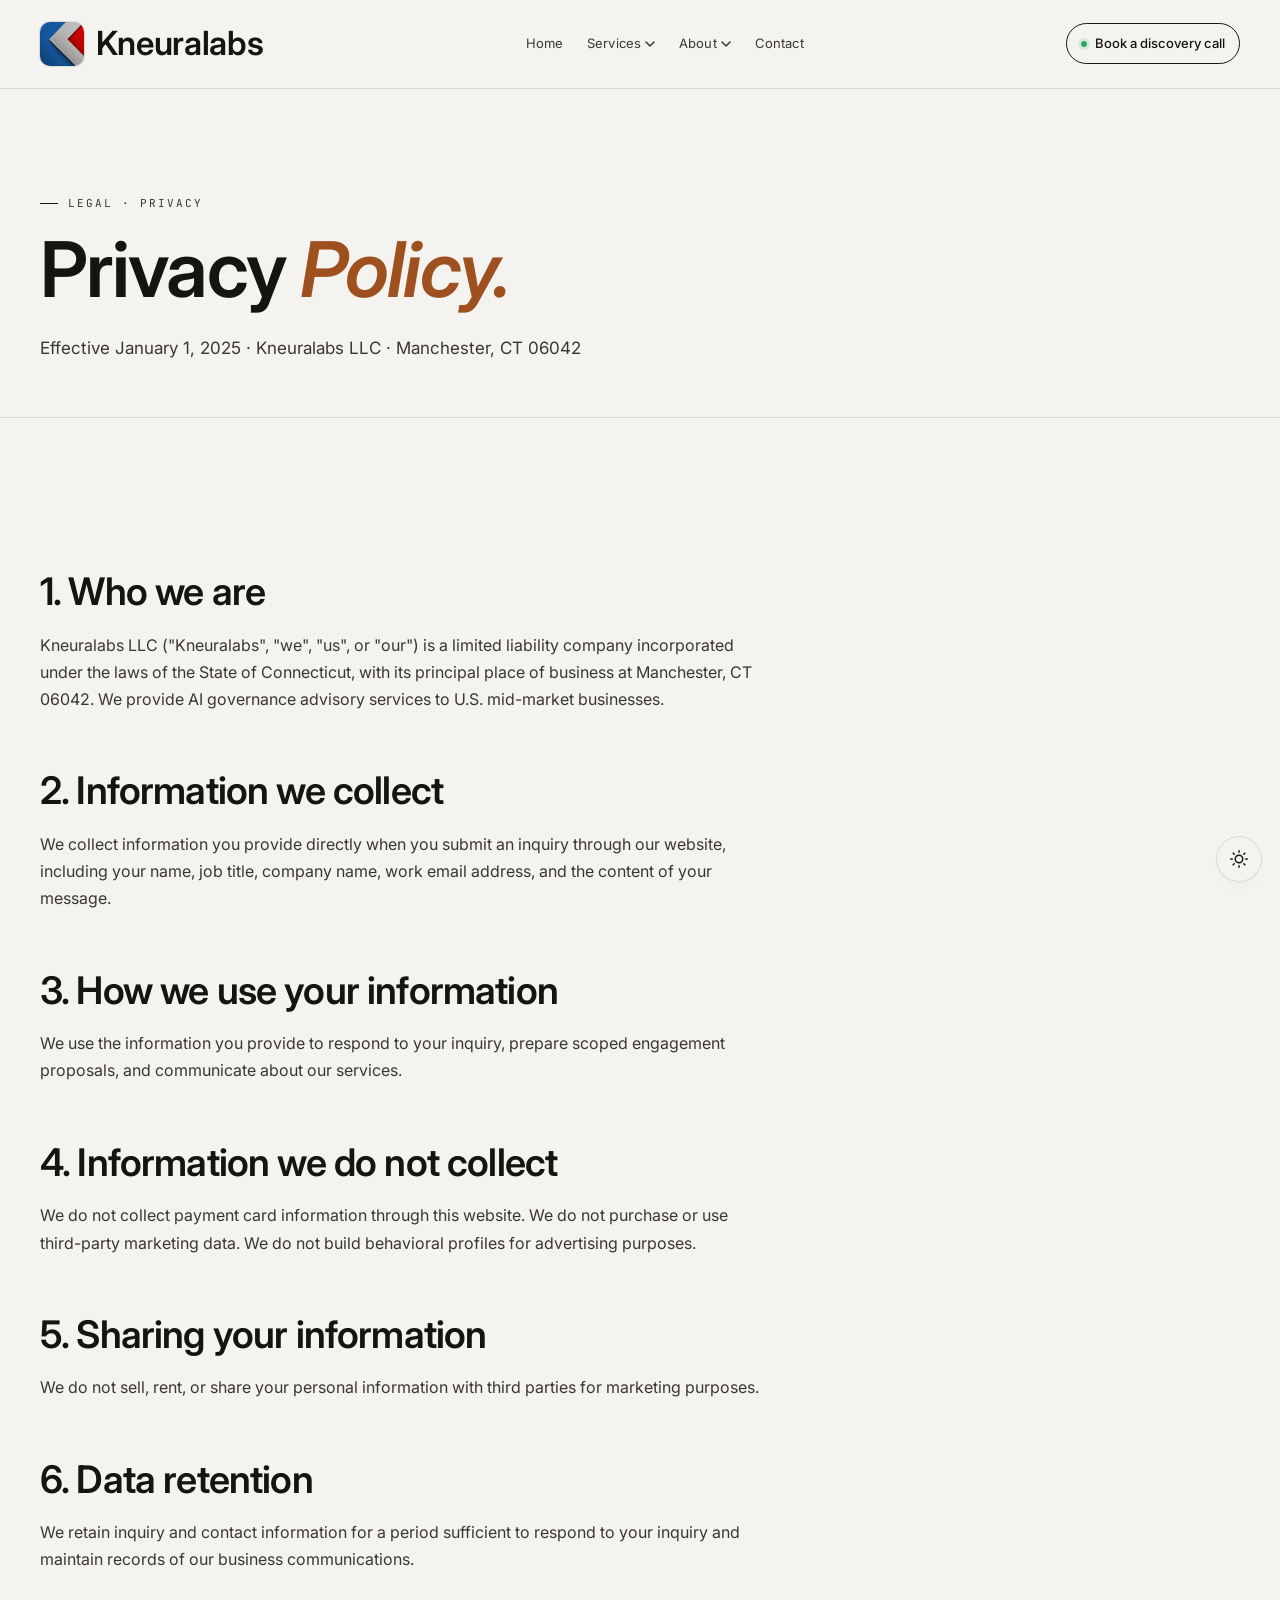
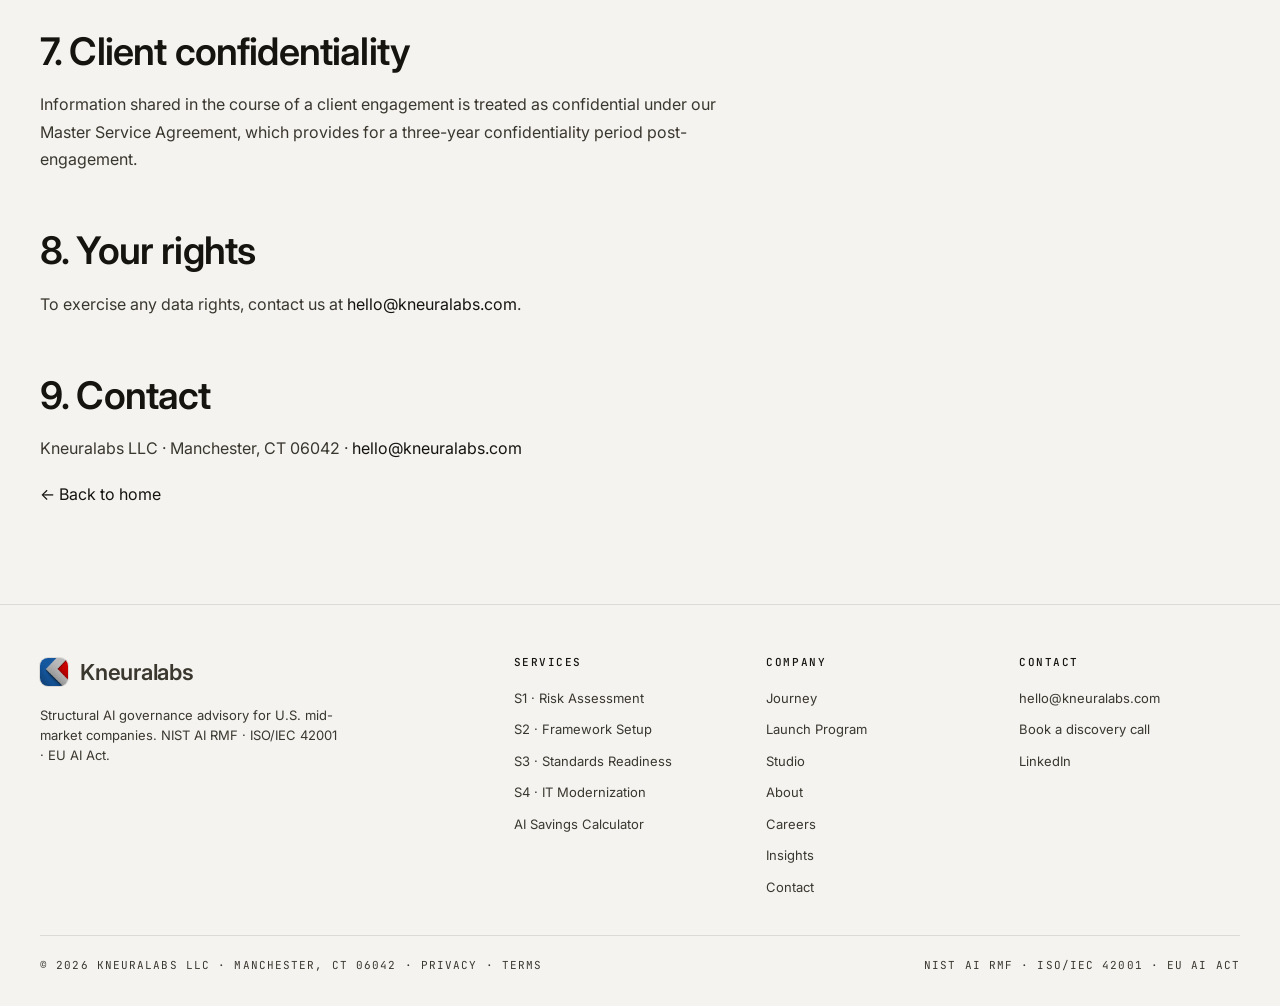
<file: pages/privacy.html>
<!DOCTYPE html>
<html lang="en">
<head>
  <meta charset="UTF-8" />
  <script>!function(){try{var s=localStorage.getItem("theme");document.documentElement.setAttribute("data-theme",s||(window.matchMedia("(prefers-color-scheme: dark)").matches?"dark":"light"))}catch(e){document.documentElement.setAttribute("data-theme","light")}}()</script>
  <meta name="viewport" content="width=device-width, initial-scale=1.0, viewport-fit=cover" />
  <meta name="robots" content="noindex" />
  <meta name="description" content="Kneuralabs Privacy Policy — how we collect, use, and protect your personal information." />
  <meta name="theme-color" content="#F4F3F0" media="(prefers-color-scheme: light)" />
  <meta name="theme-color" content="#0B0C0F" media="(prefers-color-scheme: dark)" />
  <meta name="color-scheme" content="light dark" />
  <link rel="icon" href="../favicon.ico" sizes="any" />
  <link rel="icon" type="image/png" href="../assets/images/favicon-32.png" sizes="32x32" />
  <link rel="apple-touch-icon" href="../assets/images/apple-touch-icon.png" />
  <link rel="canonical" href="https://www.kneuralabs.com/pages/privacy.html" />
  <title>Privacy Policy | Kneuralabs</title>
  <link rel="preconnect" href="https://fonts.googleapis.com" />
  <link rel="preconnect" href="https://fonts.gstatic.com" crossorigin />
  <link rel="preload" as="style" href="https://fonts.googleapis.com/css2?family=Inter:ital,opsz,wght@0,14..32,100..900;1,14..32,100..900&family=JetBrains+Mono:wght@300;400;500&display=swap" />
  <link rel="stylesheet" href="https://fonts.googleapis.com/css2?family=Inter:ital,opsz,wght@0,14..32,100..900;1,14..32,100..900&family=JetBrains+Mono:wght@300;400;500&display=swap" media="print" onload="this.media='all'" />
  <noscript><link rel="stylesheet" href="https://fonts.googleapis.com/css2?family=Inter:ital,opsz,wght@0,14..32,100..900;1,14..32,100..900&family=JetBrains+Mono:wght@300;400;500&display=swap" /></noscript>
  <noscript><style>.sr,.reveal-char{opacity:1!important;transform:none!important;filter:none!important}</style></noscript>
  <link rel="stylesheet" href="../css/variables.css" />
  <link rel="stylesheet" href="../css/base.css" />
  <link rel="stylesheet" href="../css/layout.css" />
  <link rel="stylesheet" href="../css/components.css" />
  <link rel="stylesheet" href="../css/sections.css" />
</head>
<body>
  <a class="skip-link" href="#main-content">Skip to main content</a>
  <header class="top"></header>

  <main id="main-content">

    <div class="frame svc-hero">
      <div class="eyebrow"><span class="tick"></span> Legal · Privacy</div>
      <h1>Privacy <em>Policy.</em></h1>
      <p class="lede">Effective January 1, 2025 · Kneuralabs LLC · Manchester, CT 06042</p>
    </div>

    <div class="frame section" style="border-bottom:0">
      <div class="prose">
        <h2>1. Who we are</h2>
        <p>Kneuralabs LLC ("Kneuralabs", "we", "us", or "our") is a limited liability company incorporated under the laws of the State of Connecticut, with its principal place of business at Manchester, CT 06042. We provide AI governance advisory services to U.S. mid-market businesses.</p>

        <h2>2. Information we collect</h2>
        <p>We collect information you provide directly when you submit an inquiry through our website, including your name, job title, company name, work email address, and the content of your message.</p>

        <h2>3. How we use your information</h2>
        <p>We use the information you provide to respond to your inquiry, prepare scoped engagement proposals, and communicate about our services.</p>

        <h2>4. Information we do not collect</h2>
        <p>We do not collect payment card information through this website. We do not purchase or use third-party marketing data. We do not build behavioral profiles for advertising purposes.</p>

        <h2>5. Sharing your information</h2>
        <p>We do not sell, rent, or share your personal information with third parties for marketing purposes.</p>

        <h2>6. Data retention</h2>
        <p>We retain inquiry and contact information for a period sufficient to respond to your inquiry and maintain records of our business communications.</p>

        <h2>7. Client confidentiality</h2>
        <p>Information shared in the course of a client engagement is treated as confidential under our Master Service Agreement, which provides for a three-year confidentiality period post-engagement.</p>

        <h2>8. Your rights</h2>
        <p>To exercise any data rights, contact us at <a href="mailto:hello@kneuralabs.com">hello@kneuralabs.com</a>.</p>

        <h2>9. Contact</h2>
        <p>Kneuralabs LLC &middot; Manchester, CT 06042 &middot; <a href="mailto:hello@kneuralabs.com">hello@kneuralabs.com</a></p>

        <p><a href="../index.html">&larr; Back to home</a></p>
      </div>
    </div>

  </main>

  <footer class="footer"></footer>

  <script src="../js/components.js"></script>
  <script src="../js/scroll.js" defer></script>
</body>
</html>
</file>
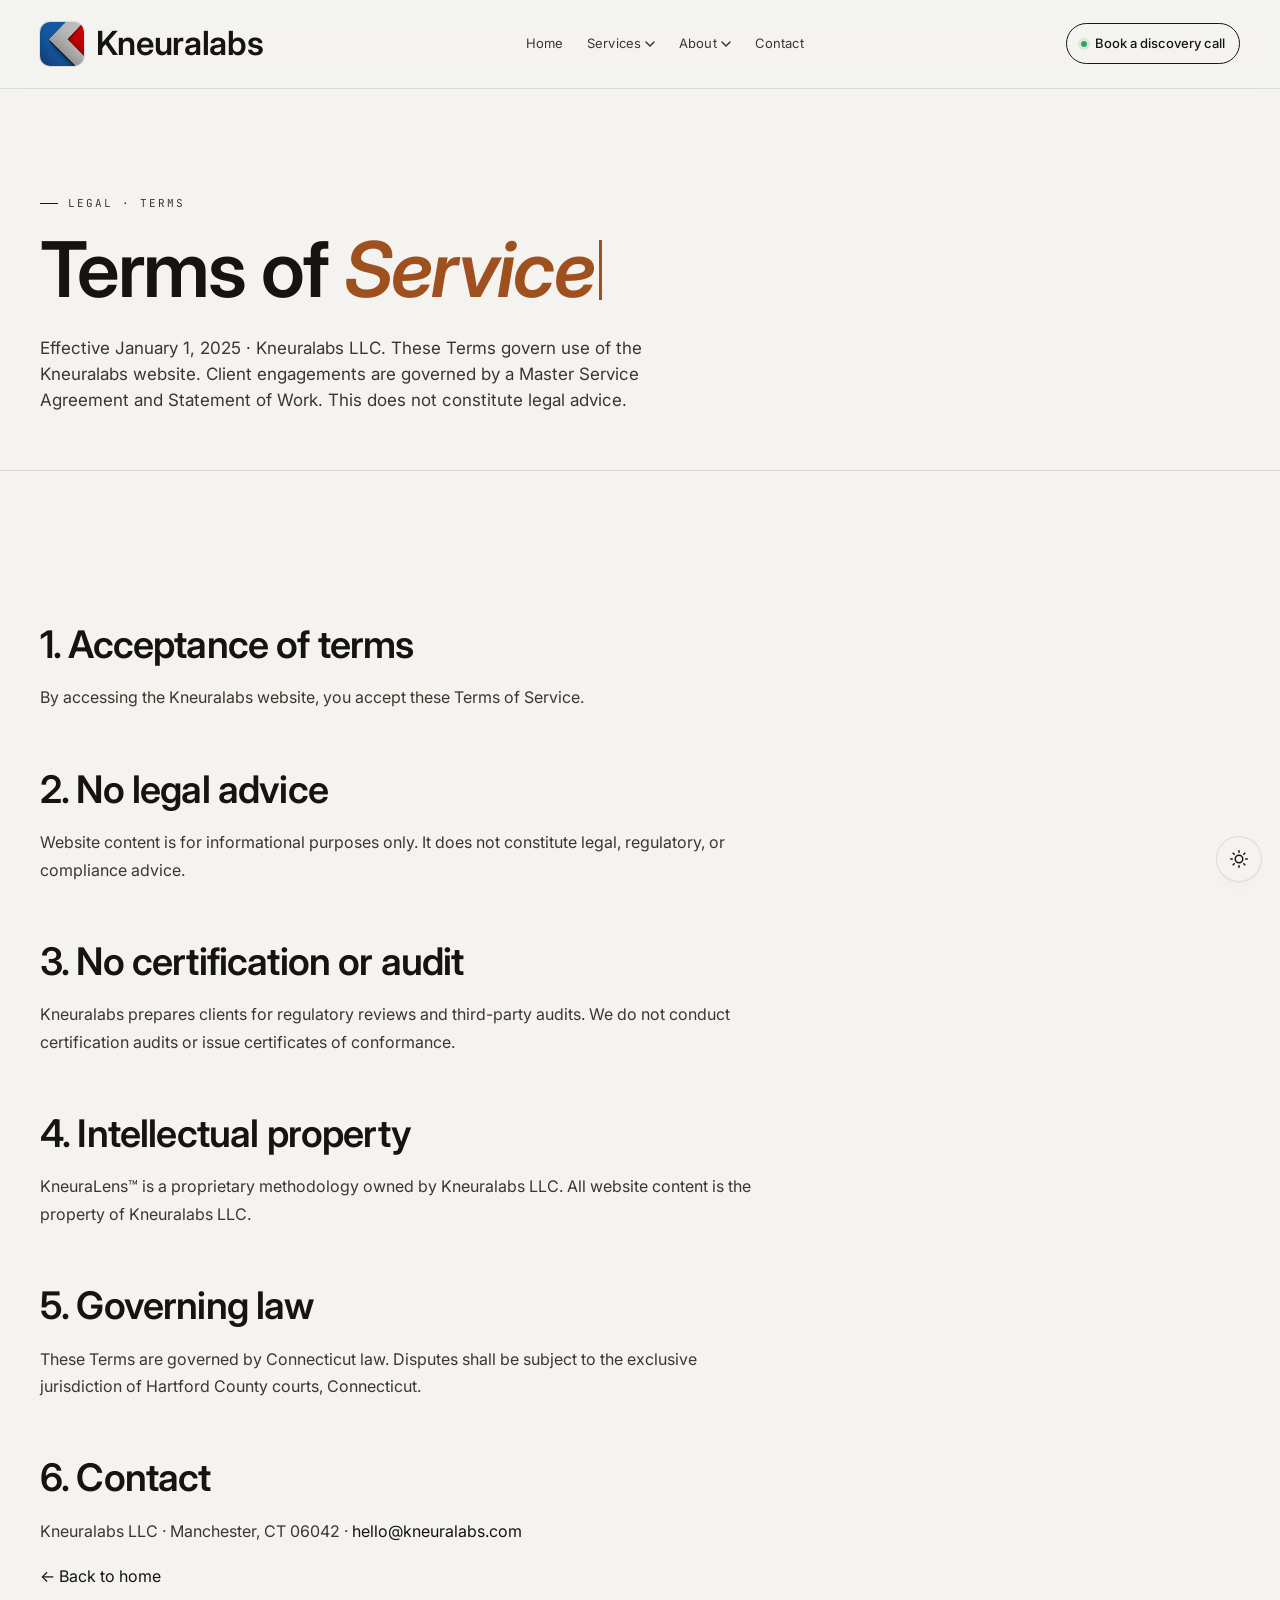
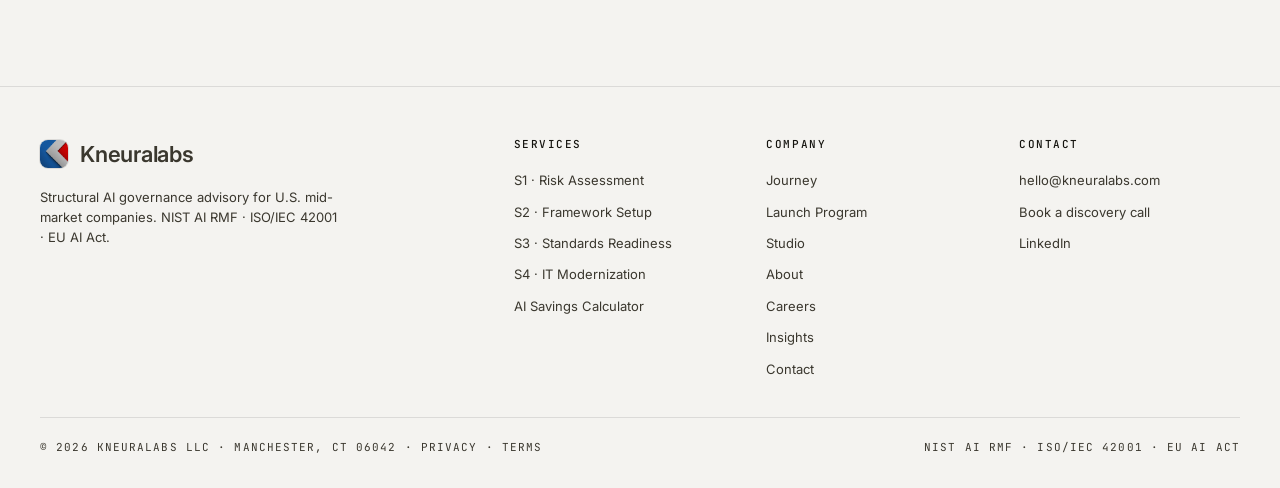
<file: pages/terms.html>
<!DOCTYPE html>
<html lang="en">
<head>
  <meta charset="UTF-8" />
  <script>!function(){try{var s=localStorage.getItem("theme");document.documentElement.setAttribute("data-theme",s||(window.matchMedia("(prefers-color-scheme: dark)").matches?"dark":"light"))}catch(e){document.documentElement.setAttribute("data-theme","light")}}()</script>
  <meta name="viewport" content="width=device-width, initial-scale=1.0, viewport-fit=cover" />
  <meta name="robots" content="noindex" />
  <meta name="description" content="Kneuralabs Terms of Service — the agreement governing your use of our AI governance advisory website." />
  <meta name="theme-color" content="#F4F3F0" media="(prefers-color-scheme: light)" />
  <meta name="theme-color" content="#0B0C0F" media="(prefers-color-scheme: dark)" />
  <meta name="color-scheme" content="light dark" />
  <link rel="icon" href="../favicon.ico" sizes="any" />
  <link rel="icon" type="image/png" href="../assets/images/favicon-32.png" sizes="32x32" />
  <link rel="apple-touch-icon" href="../assets/images/apple-touch-icon.png" />
  <link rel="canonical" href="https://www.kneuralabs.com/pages/terms.html" />
  <title>Terms of Service | Kneuralabs</title>
  <link rel="preconnect" href="https://fonts.googleapis.com" />
  <link rel="preconnect" href="https://fonts.gstatic.com" crossorigin />
  <link rel="preload" as="style" href="https://fonts.googleapis.com/css2?family=Inter:ital,opsz,wght@0,14..32,100..900;1,14..32,100..900&family=JetBrains+Mono:wght@300;400;500&display=swap" />
  <link rel="stylesheet" href="https://fonts.googleapis.com/css2?family=Inter:ital,opsz,wght@0,14..32,100..900;1,14..32,100..900&family=JetBrains+Mono:wght@300;400;500&display=swap" media="print" onload="this.media='all'" />
  <noscript><link rel="stylesheet" href="https://fonts.googleapis.com/css2?family=Inter:ital,opsz,wght@0,14..32,100..900;1,14..32,100..900&family=JetBrains+Mono:wght@300;400;500&display=swap" /></noscript>
  <noscript><style>.sr,.reveal-char{opacity:1!important;transform:none!important;filter:none!important}</style></noscript>
  <link rel="stylesheet" href="../css/variables.css" />
  <link rel="stylesheet" href="../css/base.css" />
  <link rel="stylesheet" href="../css/layout.css" />
  <link rel="stylesheet" href="../css/components.css" />
  <link rel="stylesheet" href="../css/sections.css" />
</head>
<body>
  <a class="skip-link" href="#main-content">Skip to main content</a>
  <header class="top"></header>

  <main id="main-content">

    <div class="frame svc-hero">
      <div class="eyebrow"><span class="tick"></span> Legal · Terms</div>
      <h1>Terms of <em>Service.</em></h1>
      <p class="lede">Effective January 1, 2025 · Kneuralabs LLC. These Terms govern use of the Kneuralabs website. Client engagements are governed by a Master Service Agreement and Statement of Work. This does not constitute legal advice.</p>
    </div>

    <div class="frame section" style="border-bottom:0">
      <div class="prose">
        <h2>1. Acceptance of terms</h2>
        <p>By accessing the Kneuralabs website, you accept these Terms of Service.</p>

        <h2>2. No legal advice</h2>
        <p>Website content is for informational purposes only. It does not constitute legal, regulatory, or compliance advice.</p>

        <h2>3. No certification or audit</h2>
        <p>Kneuralabs prepares clients for regulatory reviews and third-party audits. We do not conduct certification audits or issue certificates of conformance.</p>

        <h2>4. Intellectual property</h2>
        <p>KneuraLens&trade; is a proprietary methodology owned by Kneuralabs LLC. All website content is the property of Kneuralabs LLC.</p>

        <h2>5. Governing law</h2>
        <p>These Terms are governed by Connecticut law. Disputes shall be subject to the exclusive jurisdiction of Hartford County courts, Connecticut.</p>

        <h2>6. Contact</h2>
        <p>Kneuralabs LLC &middot; Manchester, CT 06042 &middot; <a href="mailto:hello@kneuralabs.com">hello@kneuralabs.com</a></p>

        <p><a href="../index.html">&larr; Back to home</a></p>
      </div>
    </div>

  </main>

  <footer class="footer"></footer>

  <script src="../js/components.js"></script>
  <script src="../js/scroll.js" defer></script>
</body>
</html>
</file>
<file: css/variables.css>
/* ============================================================
   Kneuralabs — Design tokens
   Editorial / structural system. Warm paper-and-ink palette,
   sienna accent, Inter display & text (SF Pro native fallback)
   + JetBrains Mono.
   ============================================================ */

:root {
  /* ── Surface & ink ── */
  --paper:    #F4F3F0;
  --paper-2:  #ECEAE4;
  --ink:      #15140F;
  --ink-2:    #3A372E;
  --rule:     rgba(0, 0, 0, 0.10);

  /* ── Accent ── */
  --accent:    oklch(0.52 0.12 50);    /* warm sienna */
  --accent-2:  oklch(0.45 0.09 220);   /* deep slate-blue */
  --on-accent: #FFFFFF;

  /* ── Interaction overlays ── */
  --hover-fill:   rgba(0, 0, 0, 0.05);
  --hover-fill-2: rgba(0, 0, 0, 0.08);
  --focus-ring:   color-mix(in oklab, var(--accent) 32%, transparent);
  --shadow-card:  0 1px 2px rgba(0,0,0,.04), 0 8px 24px -16px rgba(0,0,0,.18);

  /* ── Type ── */
  --display: "Inter", -apple-system, BlinkMacSystemFont, "SF Pro Display", "Segoe UI", Roboto, "Helvetica Neue", Arial, sans-serif;
  --text:    "Inter", -apple-system, BlinkMacSystemFont, "SF Pro Text", "Segoe UI", Roboto, "Helvetica Neue", Arial, sans-serif;
  --mono:    "JetBrains Mono", ui-monospace, SFMono-Regular, monospace;

  /* ── Motion ── */
  --ease-out:    cubic-bezier(.22, 1, .36, 1);
  --ease-in-out: cubic-bezier(.83, 0, .17, 1);
  --ease-spring: cubic-bezier(.34, 1.56, .64, 1);
  --ease-soft:   cubic-bezier(.16, 1, .3, 1);

  --dur-xs: 220ms;
  --dur-s:  360ms;
  --dur-m:  620ms;
  --dur-l:  900ms;
  --dur-xl: 1400ms;

  --nav-height: 96px;

  color-scheme: light;
}

/* ── Dark surface ── */
html[data-theme="dark"] {
  --paper:    #0B0C0F;
  --paper-2:  #16181D;
  --ink:      #EDEBE4;
  --ink-2:    #A09C92;
  --rule:     rgba(255, 255, 255, 0.10);

  --accent:    oklch(0.68 0.13 50);
  --accent-2:  oklch(0.62 0.10 220);
  --on-accent: #FFFFFF;

  --hover-fill:   rgba(255, 255, 255, 0.06);
  --hover-fill-2: rgba(255, 255, 255, 0.10);
  --focus-ring:   color-mix(in oklab, var(--accent) 45%, transparent);
  --shadow-card:  0 1px 0 rgba(255,255,255,.04) inset, 0 12px 36px -20px rgba(0,0,0,.6);

  color-scheme: dark;
}
</file>
<file: css/base.css>
/* ============================================================
   Kneuralabs — Base / reset
   ============================================================ */

* { box-sizing: border-box; }

html, body {
  margin: 0;
  padding: 0;
  background: var(--paper);
  color: var(--ink);
  font-family: var(--text);
}

html {
  scroll-behavior: smooth;
  -webkit-text-size-adjust: 100%;
  scroll-padding-top: calc(var(--nav-height) + 12px);
}

html, body { overflow-x: clip; max-width: 100%; }

body {
  font-size: 16.5px;
  line-height: 1.65;
  -webkit-font-smoothing: antialiased;
  -moz-osx-font-smoothing: grayscale;
  transition: background-color 420ms var(--ease-out), color 420ms var(--ease-out);
}

a { color: inherit; text-decoration: none; }

img { max-width: 100%; display: block; }

::selection { background: var(--ink); color: var(--paper); }
html[data-theme="dark"] ::selection { background: var(--accent); color: var(--on-accent); }

h1, h2, h3, h4, p { margin: 0; }

:focus-visible {
  outline: 2px solid var(--accent);
  outline-offset: 3px;
}

/* ── Frame / container ── */
.frame {
  max-width: 1440px;
  margin: 0 auto;
  padding: 0 40px;
}
@media (max-width: 980px) { .frame { padding: 0 28px; } }
@media (max-width: 720px) { .frame { padding: 0 24px; } }
@media (max-width: 480px) { .frame { padding: 0 22px; } }

/* ── Skip link ── */
.skip-link {
  position: absolute;
  left: -9999px;
  top: 0;
  z-index: 100;
  background: var(--ink);
  color: var(--paper);
  padding: 12px 18px;
  font-family: var(--mono);
  font-size: 12px;
  letter-spacing: .08em;
}
.skip-link:focus { left: 12px; top: 12px; }

/* ── Scroll progress ── */
.scroll-progress {
  position: fixed;
  top: 0; left: 0;
  height: 2px;
  width: 100%;
  background: var(--accent);
  transform: scaleX(0);
  transform-origin: 0 50%;
  z-index: 60;
  pointer-events: none;
}

main { position: relative; }

/* ── Reduced motion ── */
@media (prefers-reduced-motion: reduce) {
  html { scroll-behavior: auto; }
  *, *::before, *::after {
    animation-duration: .001ms !important;
    animation-iteration-count: 1 !important;
    transition-duration: .001ms !important;
  }
  .sr, .reveal-char { opacity: 1 !important; transform: none !important; filter: none !important; }
}
</file>
<file: css/layout.css>
/* ============================================================
   Kneuralabs — Layout scaffolding
   ============================================================ */

/* Eyebrow / kicker */
.eyebrow {
  display: inline-flex;
  align-items: center;
  gap: 10px;
  font-family: var(--mono);
  font-size: 11px;
  letter-spacing: .18em;
  text-transform: uppercase;
  color: var(--ink-2);
}
.eyebrow .tick { width: 18px; height: 1px; background: var(--ink); }

/* Section rhythm */
.section {
  padding-top: 96px;
  padding-bottom: 96px;
  border-bottom: 1px solid var(--rule);
}
.section-head {
  display: grid;
  grid-template-columns: 1fr 2fr;
  gap: 48px;
  margin-bottom: 48px;
}
.section-head h2 {
  font-family: var(--display);
  font-weight: 600;
  font-size: clamp(32px, 4.2vw, 56px);
  letter-spacing: -.02em;
  line-height: 1.08;
  margin-top: 18px;
}
.section-head p {
  font-size: 16px;
  color: var(--ink-2);
  max-width: 58ch;
  line-height: 1.6;
}

/* Sub-page hero (Services / Approach / Insights / general inner pages) */
.svc-hero {
  padding-top: 96px;
  padding-bottom: 56px;
  border-bottom: 1px solid var(--rule);
}
.svc-hero h1 {
  font-family: var(--display);
  font-weight: 600;
  font-size: clamp(40px, 6vw, 84px);
  letter-spacing: -.022em;
  margin: 18px 0 0;
  line-height: 1.05;
  text-wrap: balance;
}
.svc-hero h1 em { font-style: italic; color: var(--accent); }
.svc-hero .lede {
  max-width: 60ch;
  color: var(--ink-2);
  font-size: 17px;
  line-height: 1.55;
  margin-top: 24px;
}

@media (max-width: 820px) {
  .section { padding-top: 64px; padding-bottom: 64px; }
  .section-head { grid-template-columns: 1fr; gap: 14px; margin-bottom: 36px; }
  .svc-hero { padding-top: 64px; padding-bottom: 40px; }
}
@media (max-width: 600px) {
  .section { padding-top: 52px; padding-bottom: 52px; }
}

/* ── Responsive polish ──────────────────────────────────────
   Tablet, large-desktop, small-phone and landscape refinement
   so every device / orientation reads cleanly.
   ─────────────────────────────────────────────────────────── */

/* Roomier gutters and a wider measure on large desktops */
@media (min-width: 1600px) {
  .frame { max-width: 1560px; padding-left: 56px; padding-right: 56px; }
}

/* Tablet portrait — keep headings from crowding the gutter */
@media (min-width: 821px) and (max-width: 1080px) {
  .section-head { gap: 36px; }
}

/* Small phones — tighter rhythm, no clipped headlines */
@media (max-width: 380px) {
  .frame { padding-left: 20px; padding-right: 20px; }
  .section { padding-top: 44px; padding-bottom: 44px; }
  .svc-hero { padding-top: 52px; padding-bottom: 34px; }
}

/* Directional reveals translate vertically on narrow screens
   so nothing slides in from off-canvas on a phone. */
@media (max-width: 720px) {
  .sr-left, .sr-right { transform: translate3d(0, 14px, 0); }
}

/* Landscape phones / short viewports — reclaim vertical space.
   Also keeps content clear of the Dynamic Island / rounded corners
   on iPhone Pro models, where landscape width exceeds the portrait
   mobile breakpoint and would otherwise lose the safe-area gutters. */
@media (orientation: landscape) and (max-height: 560px) {
  .hero { padding-top: 40px; padding-bottom: 32px; }
  .svc-hero { padding-top: 44px; padding-bottom: 32px; }
  .section { padding-top: 44px; padding-bottom: 44px; }
  .cta-strip { padding-top: 48px; padding-bottom: 48px; }
  .marks { margin-top: 28px; }
  /* Marks: reset right-float on landscape phones so the row wraps cleanly */
  .marks .note { margin-left: 0; }
  .mobile-menu { padding-top: 64px; gap: 0; }
  .mobile-menu a { padding: 9px 0; font-size: 19px; }
  .frame {
    padding-left: max(28px, env(safe-area-inset-left, 0px));
    padding-right: max(28px, env(safe-area-inset-right, 0px));
  }
  footer.footer { padding-bottom: calc(28px + env(safe-area-inset-bottom, 0px)); }
}

/* ── Tablet with hamburger nav (821px – 1080px)
   Step section spacing down from the full desktop value (96px) so pages
   breathe on tablets without wasting as much vertical real-estate.       ── */
@media (min-width: 821px) and (max-width: 1080px) {
  .section,
  .approach    { padding-top: 80px; padding-bottom: 80px; }
  .svc-row     { padding-top: 80px; padding-bottom: 80px; }
  .svc-hero    { padding-top: 80px; padding-bottom: 48px; }
  .cta-strip   { padding-top: 80px; padding-bottom: 80px; }
}
</file>
<file: css/components.css>
/* ============================================================
   Kneuralabs — Components
   Header, nav, buttons, FAQ, footer, forms, theme toggle.
   ============================================================ */

/* ── Header ── */
header.top {
  position: sticky;
  top: 0;
  z-index: 50;
  background: var(--paper);
  background: color-mix(in oklab, var(--paper) 92%, transparent);
  backdrop-filter: blur(10px);
  -webkit-backdrop-filter: blur(10px);
  border-bottom: 1px solid var(--rule);
  transition: background-color 420ms var(--ease-out), border-color 420ms var(--ease-out);
}
html[data-theme="dark"] header.top {
  background: var(--paper);
  background: color-mix(in oklab, var(--paper) 78%, transparent);
  border-bottom-color: rgba(255,255,255,.08);
}
header.top.scrolled { box-shadow: 0 1px 0 var(--rule); }

.topbar {
  display: flex;
  align-items: center;
  justify-content: space-between;
  min-height: 72px;
  gap: 18px;
  padding-top: 22px;
  padding-bottom: 22px;
}

.brand {
  display: flex;
  align-items: center;
  gap: 12px;
  font-family: var(--display);
  font-size: clamp(24px, 2.6vw, 34px);
  font-weight: 600;
  letter-spacing: -.01em;
  line-height: 1;
  flex: none;
  font-style: normal;
}
.brand-img {
  display: block;
  width: clamp(34px, 3.4vw, 44px);
  height: clamp(34px, 3.4vw, 44px);
  border-radius: 10px;
  object-fit: cover;
  flex: none;
  box-shadow: 0 0 0 1px var(--rule);
  transition: transform var(--dur-l) var(--ease-out);
}
html[data-theme="dark"] .brand-img { box-shadow: 0 0 0 1px rgba(255,255,255,.14); }
.brand:hover .brand-img { transform: scale(1.05); }

nav.primary {
  display: flex;
  gap: 2px;
  font-size: 13px;
  letter-spacing: .01em;
  min-width: 0;
  flex-wrap: nowrap;
}
nav.primary a {
  display: inline-flex;
  align-items: center;
  color: var(--ink-2);
  padding: 7px 11px;
  border-radius: 999px;
  white-space: nowrap;
  font-style: normal;
  transition: color var(--dur-xs) var(--ease-out), background-color var(--dur-xs) var(--ease-out);
}
@media (max-width: 1240px) {
  nav.primary { font-size: 12.5px; }
  nav.primary a { padding: 7px 9px; }
  .cta-mini { padding: 8px 12px; }
}
nav.primary a:hover { color: var(--ink); background: var(--hover-fill-2); }
nav.primary a.active { color: var(--paper); background: var(--ink); }
html[data-theme="dark"] nav.primary a.active { background: var(--ink); color: var(--paper); }

/* Dropdown menus */
nav.primary .nav-group { position: relative; display: inline-flex; }
nav.primary .nav-group > a { gap: 4px; }
nav.primary .nav-group > a .chevron {
  display: inline-block; width: 10px; height: 10px; flex-shrink: 0;
  transition: transform var(--dur-xs) var(--ease-out);
}
nav.primary .nav-group:hover > a .chevron,
nav.primary .nav-group:focus-within > a .chevron { transform: rotate(180deg); }
nav.primary .dropdown {
  position: absolute; top: calc(100% + 6px); left: 50%;
  background: var(--paper); border: 1px solid var(--rule);
  border-radius: 12px; padding: 6px; min-width: 150px;
  box-shadow: 0 8px 24px rgba(0,0,0,.10);
  opacity: 0; pointer-events: none; visibility: hidden;
  /* hide: delay 120ms so mouse can travel from trigger → dropdown */
  transition: opacity .15s var(--ease-out) .12s, transform .15s var(--ease-out) .12s, visibility 0s .27s;
  transform: translateX(-50%) translateY(-4px);
  z-index: 200;
}
/* Invisible bridge fills the 6px gap so hover isn't broken mid-travel */
nav.primary .dropdown::before {
  content: ''; position: absolute; top: -8px; left: 0; right: 0; height: 8px;
}
html[data-theme="dark"] nav.primary .dropdown { box-shadow: 0 8px 24px rgba(0,0,0,.35); }
nav.primary .nav-group:hover .dropdown,
nav.primary .nav-group:focus-within .dropdown {
  opacity: 1; pointer-events: auto; visibility: visible;
  transform: translateX(-50%) translateY(0);
  /* show: no delay */
  transition: opacity .15s var(--ease-out), transform .15s var(--ease-out), visibility 0s;
}
nav.primary .dropdown a {
  display: flex; width: 100%; border-radius: 8px;
  padding: 7px 12px; white-space: nowrap;
}

/* Mobile accordion — full rules live in the hamburger/menu block below */

.cta-mini {
  display: inline-flex;
  align-items: center;
  gap: 8px;
  padding: 9px 14px;
  border: 1px solid var(--ink);
  border-radius: 999px;
  font-size: 13px;
  font-weight: 500;
  white-space: nowrap;
  transition: background-color var(--dur-xs) var(--ease-out), color var(--dur-xs) var(--ease-out), border-color var(--dur-xs) var(--ease-out);
}
.cta-mini:hover { background: var(--ink); color: var(--paper); }
html[data-theme="dark"] .cta-mini { border-color: rgba(255,255,255,.32); }
html[data-theme="dark"] .cta-mini:hover { background: var(--ink); color: var(--paper); border-color: var(--ink); }
.cta-mini .dot {
  width: 6px; height: 6px;
  border-radius: 50%;
  background: #2ea66a;
  box-shadow: 0 0 0 3px #2ea66a22;
}

/* ── Buttons ── */
.btn {
  display: inline-flex;
  align-items: center;
  gap: 10px;
  padding: 14px 20px;
  border-radius: 999px;
  font-size: 14px;
  font-weight: 500;
  cursor: pointer;
  border: 0;
  will-change: transform;
  transition: transform var(--dur-s) var(--ease-out), background-color var(--dur-s) var(--ease-out), color var(--dur-s) var(--ease-out), border-color var(--dur-s) var(--ease-out);
}
.btn:hover { transform: translateY(-1px) scale(1.01); }
.btn:active { transform: translateY(0) scale(.99); transition-duration: 120ms; }
.btn-primary { background: var(--ink); color: var(--paper); }
.btn-primary:hover { background: var(--accent); color: var(--on-accent); }
.btn-ghost { border: 1px solid var(--ink); color: var(--ink); }
.btn-ghost:hover { background: var(--ink); color: var(--paper); }
html[data-theme="dark"] .btn-primary { background: var(--ink); color: var(--paper); }
html[data-theme="dark"] .btn-primary:hover { background: var(--accent); color: var(--on-accent); }
html[data-theme="dark"] .btn-ghost { border-color: rgba(255,255,255,.30); color: var(--ink); }
html[data-theme="dark"] .btn-ghost:hover { background: var(--ink); color: var(--paper); }
.btn-block { width: 100%; justify-content: center; }
.arr { transition: transform .25s var(--ease-out); }
.btn:hover .arr, .cta-mini:hover .arr { transform: translateX(4px); }
.btn-spinner {
  width: 14px; height: 14px;
  border: 2px solid currentColor;
  border-right-color: transparent;
  border-radius: 50%;
  display: inline-block;
  animation: spin .6s linear infinite;
}
@keyframes spin { to { transform: rotate(360deg); } }

/* ── FAQ / details ── */
.faq {
  display: grid;
  grid-template-columns: 1fr;
  border-top: 1px solid var(--ink);
}
details { border-bottom: 1px solid var(--rule); }
details summary {
  list-style: none;
  cursor: pointer;
  display: grid;
  grid-template-columns: 40px 1fr 40px;
  gap: 20px;
  align-items: center;
  padding: 24px 8px;
  font-family: var(--display);
  font-weight: 600;
  font-size: 22px;
  letter-spacing: -.01em;
}
details summary::-webkit-details-marker { display: none; }
details summary .qn {
  font-family: var(--mono);
  font-size: 11px;
  letter-spacing: .14em;
  color: var(--ink-2);
}
details summary .pm {
  width: 28px; height: 28px;
  border-radius: 50%;
  border: 1px solid var(--ink);
  display: flex;
  align-items: center;
  justify-content: center;
  font-size: 14px;
  line-height: 0;
  transition: transform var(--dur-s) var(--ease-spring), background-color var(--dur-xs), color var(--dur-xs);
}
html[data-theme="dark"] details summary .pm { border-color: rgba(255,255,255,.30); }
details[open] summary .pm { background: var(--ink); color: var(--paper); transform: rotate(45deg); }
details .body {
  padding: 0 8px 28px 68px;
  color: var(--ink-2);
  max-width: 80ch;
  font-size: 15.5px;
  line-height: 1.65;
  animation: faqOpen var(--dur-m) var(--ease-out) both;
}
@keyframes faqOpen { from { opacity: 0; transform: translateY(-6px); } to { opacity: 1; transform: none; } }
@media (max-width: 720px) {
  details summary { grid-template-columns: 28px 1fr 28px; gap: 14px; font-size: 18px; }
  details .body { padding: 0 8px 24px 50px; }
}

/* ── Question index (homepage FAQ teaser) ── */
.q-index { border-top: 1px solid var(--ink); }
.q-index a {
  display: grid;
  grid-template-columns: 44px 1fr 28px;
  gap: 20px;
  align-items: center;
  padding: 22px 8px;
  border-bottom: 1px solid var(--rule);
  text-decoration: none;
  color: var(--ink);
  transition: padding-left var(--dur-s) var(--ease-spring), background-color var(--dur-xs) var(--ease-out);
}
.q-index a:hover, .q-index a:focus-visible { background: var(--paper-2); padding-left: 16px; outline: none; }
.q-index .qn { font-family: var(--mono); font-size: 11px; letter-spacing: .14em; color: var(--ink-2); }
.q-index .qt { font-family: var(--display); font-weight: 600; font-size: 21px; letter-spacing: -.01em; }
.q-index .go {
  width: 28px; height: 28px;
  border-radius: 50%;
  border: 1px solid var(--ink);
  display: flex;
  align-items: center;
  justify-content: center;
  font-size: 14px;
  line-height: 0;
  transition: background-color var(--dur-xs) var(--ease-out), color var(--dur-xs) var(--ease-out), transform var(--dur-s) var(--ease-spring);
}
.q-index a:hover .go, .q-index a:focus-visible .go { background: var(--ink); color: var(--paper); transform: translateX(2px); }
html[data-theme="dark"] .q-index .go { border-color: rgba(255,255,255,.30); }
@media (max-width: 720px) {
  .q-index a { grid-template-columns: 30px 1fr 24px; gap: 14px; padding: 18px 2px; }
  .q-index a:hover, .q-index a:focus-visible { padding-left: 8px; }
  .q-index .qt { font-size: 17px; }
}

/* ── Footer ── */
footer.footer {
  padding: 48px 0 32px;
  font-size: 13px;
  color: var(--ink-2);
  border-top: 1px solid var(--rule);
}
.foot-grid {
  display: grid;
  grid-template-columns: 2fr 1fr 1fr 1fr;
  gap: 32px;
  padding-bottom: 32px;
  border-bottom: 1px solid var(--rule);
}
.foot-brand .brand {
  display: inline-flex;
  flex-direction: row;
  flex-wrap: nowrap;
  align-items: center;
  font-size: 22px;
  gap: 12px;
  margin-bottom: 14px;
}
.foot-brand .brand .brand-img {
  width: 28px; height: 28px; border-radius: 8px;
}
.foot-tagline { max-width: 38ch; color: var(--ink-2); line-height: 1.55; }
.foot-col h4 {
  font-family: var(--mono);
  font-size: 11px;
  letter-spacing: .14em;
  text-transform: uppercase;
  color: var(--ink);
  margin: 0 0 12px;
  font-weight: 500;
}
.foot-col a { display: block; padding: 5px 0; color: var(--ink-2); }
.foot-col a:hover { color: var(--ink); }
.foot-meta {
  display: flex;
  justify-content: space-between;
  align-items: center;
  padding-top: 20px;
  flex-wrap: wrap;
  gap: 12px;
}
.foot-meta .mono { font-family: var(--mono); font-size: 11px; letter-spacing: .1em; }
.foot-meta a:hover { color: var(--ink); }
@media (max-width: 820px) {
  .foot-grid { grid-template-columns: 1fr 1fr; }
  .foot-brand { grid-column: 1 / -1; }
}
@media (max-width: 520px) { .foot-grid { grid-template-columns: 1fr; gap: 24px; } }
/* Footer meta — stack copyright + tagline on small phones to prevent overflow */
@media (max-width: 480px) {
  .foot-meta { flex-direction: column; align-items: flex-start; gap: 8px; }
  .foot-meta .mono { font-size: 10.5px; }
}

/* ── Form ── */
form.card {
  background: var(--paper-2);
  border: 1px solid var(--rule);
  padding: 32px;
  border-radius: 6px;
  display: flex;
  flex-direction: column;
  gap: 18px;
}
html[data-theme="dark"] form.card { border-color: rgba(255,255,255,.08); }
form.card h3 {
  font-family: var(--display);
  font-weight: 600;
  font-size: 22px;
  letter-spacing: -.01em;
  margin: 0 0 4px;
}
.field { display: flex; flex-direction: column; gap: 6px; }
form.card label {
  font-family: var(--mono);
  font-size: 11px;
  letter-spacing: .14em;
  text-transform: uppercase;
  color: var(--ink-2);
}
.form-label-note { text-transform: none; letter-spacing: 0; opacity: .7; }
form.card input,
form.card select,
form.card textarea {
  background: var(--paper);
  border: 1px solid var(--rule);
  padding: 12px 14px;
  font: inherit;
  font-size: 14.5px;
  color: var(--ink);
  border-radius: 4px;
  transition: border-color var(--dur-xs) var(--ease-out), box-shadow var(--dur-xs) var(--ease-out);
}
html[data-theme="dark"] form.card input,
html[data-theme="dark"] form.card select,
html[data-theme="dark"] form.card textarea { border-color: rgba(255,255,255,.10); }
form.card input::placeholder,
form.card textarea::placeholder { color: var(--ink-2); opacity: .7; }
form.card input:focus,
form.card select:focus,
form.card textarea:focus {
  outline: none;
  border-color: var(--ink);
  box-shadow: 0 0 0 3px var(--focus-ring);
}
form.card textarea { resize: vertical; min-height: 96px; }
.row2 { display: grid; grid-template-columns: 1fr 1fr; gap: 14px; }
@media (max-width: 540px) { .row2 { grid-template-columns: 1fr; } }
form.card button[type="submit"] {
  margin-top: 6px;
  background: var(--ink);
  color: var(--paper);
  border: 0;
  padding: 14px 18px;
  border-radius: 999px;
  font: inherit;
  font-size: 14px;
  font-weight: 500;
  cursor: pointer;
  display: inline-flex;
  align-items: center;
  justify-content: center;
  gap: 10px;
  transition: background-color var(--dur-s) var(--ease-out), transform var(--dur-s) var(--ease-out);
}
form.card button[type="submit"]:hover { background: var(--accent); color: var(--on-accent); transform: translateY(-1px); }
form.card button[disabled] { opacity: .7; cursor: progress; }
.form-note { font-size: 12.5px; color: var(--ink-2); margin: 4px 0 0; line-height: 1.5; }
.form-success {
  display: flex;
  flex-direction: column;
  gap: 10px;
  padding: 28px 4px;
  text-align: left;
}
.form-success svg { stroke: var(--accent); }
.form-success h3 { font-family: var(--display); font-size: 24px; font-weight: 600; margin: 4px 0 0; }
.form-success p { color: var(--ink-2); font-size: 15px; line-height: 1.6; }
.form-success a { color: var(--ink); font-weight: 500; text-decoration: underline; text-underline-offset: 3px; }

/* ── Header action cluster ── */
.topbar-actions {
  display: flex;
  align-items: center;
  gap: 10px;
  flex: none;
}

/* ── Theme toggle (header control) ── */
.theme-toggle {
  flex: none;
  width: 40px;
  height: 40px;
  border-radius: 50%;
  display: flex;
  align-items: center;
  justify-content: center;
  cursor: pointer;
  border: 1px solid var(--rule);
  background: transparent;
  color: var(--ink);
  transition: border-color var(--dur-s) var(--ease-out), background-color var(--dur-s) var(--ease-out), transform var(--dur-s) var(--ease-spring);
}
.theme-toggle:hover { transform: scale(1.06); border-color: var(--ink); background: var(--hover-fill); }
html[data-theme="dark"] .theme-toggle { border-color: rgba(255,255,255,.18); }
html[data-theme="dark"] .theme-toggle:hover { border-color: rgba(255,255,255,.40); }
.theme-toggle svg { width: 18px; height: 18px; }
.theme-toggle .icon-moon { display: none; }
html[data-theme="dark"] .theme-toggle .icon-sun { display: none; }
html[data-theme="dark"] .theme-toggle .icon-moon { display: block; }

/* Floating variant — fixed to the viewport, scrolls with nothing,
   stays clear of content and the iOS home indicator. */
.theme-toggle.theme-fab {
  position: fixed;
  right: max(18px, env(safe-area-inset-right, 0px));
  bottom: calc(18px + env(safe-area-inset-bottom, 0px));
  z-index: 55;
  width: 46px;
  height: 46px;
  background: color-mix(in oklab, var(--paper) 80%, transparent);
  backdrop-filter: blur(10px);
  -webkit-backdrop-filter: blur(10px);
  border-color: var(--rule);
  box-shadow: var(--shadow-card);
}
.theme-toggle.theme-fab:hover {
  background: color-mix(in oklab, var(--paper) 92%, transparent);
  border-color: var(--ink);
}
html[data-theme="dark"] .theme-toggle.theme-fab { border-color: rgba(255,255,255,.16); }
html[data-theme="dark"] .theme-toggle.theme-fab:hover { border-color: rgba(255,255,255,.40); }
@media (max-width: 760px) {
  .theme-toggle.theme-fab {
    right: max(14px, env(safe-area-inset-right, 0px));
    bottom: calc(14px + env(safe-area-inset-bottom, 0px));
  }
}

/* ── Hamburger — morphs to × ── */
.hamburger {
  display: none;
  position: relative;
  width: 44px;
  height: 44px;
  margin-right: -8px;
  border: 1px solid transparent;
  border-radius: 50%;
  background: transparent;
  cursor: pointer;
  flex: none;
  padding: 0;
  transition:
    background-color var(--dur-xs) var(--ease-out),
    border-color var(--dur-xs) var(--ease-out),
    transform var(--dur-s) var(--ease-spring);
}
.hamburger:hover {
  background: var(--hover-fill-2);
  border-color: var(--rule);
}
html[data-theme="dark"] .hamburger:hover { border-color: rgba(255,255,255,.16); }
.hamburger:active { transform: scale(0.88); }
.hamburger span {
  position: absolute;
  left: 10px;
  width: 24px;
  height: 2px;
  border-radius: 3px;
  background: var(--ink);
  transform-origin: center;
  transition:
    transform 440ms var(--ease-spring),
    opacity 200ms var(--ease-out),
    width 340ms var(--ease-spring);
}
/* Bar centres: 15px, 22px, 29px inside the 44px button */
.hamburger span:nth-child(1) { top: 14px; }
.hamburger span:nth-child(2) { top: 21px; }
.hamburger span:nth-child(3) { top: 28px; width: 16px; }
/* Bottom bar elongates on hover — micro-detail */
.hamburger:hover span:nth-child(3) { width: 24px; }
/* Morph to × */
.hamburger.open span:nth-child(1) { transform: translateY(7px) rotate(45deg); }
.hamburger.open span:nth-child(2) { opacity: 0; transform: scaleX(0.1); }
.hamburger.open span:nth-child(3) { width: 24px; transform: translateY(-7px) rotate(-45deg); }

/* ── Backdrop ── */
.nav-backdrop {
  position: fixed;
  inset: 0;
  background: rgba(0,0,0,.45);
  backdrop-filter: blur(3px);
  -webkit-backdrop-filter: blur(3px);
  opacity: 0;
  pointer-events: none;
  transition: opacity 360ms var(--ease-out);
  z-index: 70;
}
.nav-backdrop.open { opacity: 1; pointer-events: auto; }

/* ── Mobile menu — premium frosted card ── */
.mobile-menu {
  position: fixed;
  top: 10px;
  left: 10px;
  right: 10px;
  bottom: 10px;
  border-radius: 24px;
  background: color-mix(in oklab, var(--paper) 92%, transparent);
  backdrop-filter: blur(40px) saturate(200%);
  -webkit-backdrop-filter: blur(40px) saturate(200%);
  border: 1px solid color-mix(in oklab, var(--rule) 60%, transparent);
  box-shadow:
    0 0 0 1px color-mix(in oklab, white 14%, transparent) inset,
    0 32px 80px rgba(0,0,0,.22),
    0 6px 20px rgba(0,0,0,.10);
  z-index: 71;
  display: flex;
  flex-direction: column;
  padding: 8px 28px calc(20px + env(safe-area-inset-bottom, 0px));
  overflow-y: auto;
  -webkit-overflow-scrolling: touch;
  opacity: 0;
  visibility: hidden;
  transform: scale(0.94) translateY(-18px);
  transform-origin: top center;
  transition:
    opacity 280ms var(--ease-out),
    transform 440ms var(--ease-spring),
    visibility 0s linear 440ms;
}
html[data-theme="dark"] .mobile-menu {
  background: color-mix(in oklab, var(--paper) 90%, transparent);
  border-color: rgba(255,255,255,.10);
  box-shadow:
    0 0 0 1px rgba(255,255,255,.06) inset,
    0 32px 80px rgba(0,0,0,.55),
    0 6px 20px rgba(0,0,0,.25);
}
.mobile-menu.open {
  opacity: 1;
  visibility: visible;
  transform: none;
  transition:
    opacity 280ms var(--ease-out),
    transform 440ms var(--ease-spring),
    visibility 0s;
}

/* Top bar */
.mobile-menu-top {
  display: flex;
  align-items: center;
  justify-content: space-between;
  min-height: 54px;
  padding-bottom: 4px;
  flex-shrink: 0;
}
.mobile-menu-top::before {
  content: "MENU";
  font-family: var(--mono);
  font-size: 11px;
  font-weight: 500;
  letter-spacing: .22em;
  color: var(--ink-2);
  opacity: .65;
}

/* Close button — circular, rotates 90° on hover */
.menu-close {
  position: relative;
  width: 36px;
  height: 36px;
  border-radius: 50%;
  border: 1px solid var(--rule);
  background: var(--hover-fill);
  cursor: pointer;
  flex: none;
  display: flex;
  align-items: center;
  justify-content: center;
  transition:
    background-color var(--dur-xs) var(--ease-out),
    border-color var(--dur-xs) var(--ease-out),
    transform 420ms var(--ease-spring);
}
.menu-close:hover {
  background: var(--ink);
  border-color: var(--ink);
  transform: rotate(90deg) scale(1.08);
}
html[data-theme="dark"] .menu-close { border-color: rgba(255,255,255,.15); background: rgba(255,255,255,.06); }
html[data-theme="dark"] .menu-close:hover { background: var(--ink); border-color: var(--ink); }
.menu-close span {
  position: absolute;
  left: 50%;
  top: 50%;
  width: 14px;
  height: 1.5px;
  background: var(--ink);
  border-radius: 2px;
  transition: background-color var(--dur-xs) var(--ease-out);
}
.menu-close:hover span { background: var(--paper); }
.menu-close span:nth-child(1) { transform: translate(-50%, -50%) rotate(45deg); }
.menu-close span:nth-child(2) { transform: translate(-50%, -50%) rotate(-45deg); }

/* ── Mobile nav links ── */
.mobile-nav {
  display: flex;
  flex-direction: column;
  flex: 1;
  margin: 6px 0 18px;
  counter-reset: mnav;
}
.mobile-nav > a,
.mobile-nav > .nav-group { counter-increment: mnav; }
.mobile-nav a {
  display: flex;
  align-items: center;
  gap: 16px;
  font-family: var(--display);
  font-size: clamp(22px, 7vw, 32px);
  font-weight: 600;
  letter-spacing: -.03em;
  color: var(--ink-2);
  padding: 14px 0;
  border-bottom: 1px solid color-mix(in oklab, var(--rule) 50%, transparent);
  transition:
    color var(--dur-xs) var(--ease-out),
    padding-left 320ms var(--ease-spring);
}
/* Editorial index number (01–05) before each primary item */
.mobile-nav > a::before,
.mobile-nav .mobile-row > a::before {
  content: counter(mnav, decimal-leading-zero);
  flex: none;
  font-family: var(--mono);
  font-size: 12px;
  font-weight: 500;
  letter-spacing: .04em;
  color: var(--accent);
  opacity: .5;
  transform: translateY(-.5em);
  transition: opacity var(--dur-xs) var(--ease-out);
}
.mobile-nav a::after {
  content: "→";
  font-family: var(--text);
  font-size: 17px;
  font-weight: 400;
  letter-spacing: 0;
  flex-shrink: 0;
  margin-left: auto;
  opacity: 0;
  transform: translateX(-8px);
  transition:
    opacity var(--dur-s) var(--ease-out),
    transform var(--dur-s) var(--ease-spring);
}
.mobile-nav a:hover,
.mobile-nav a:focus-visible { color: var(--ink); padding-left: 8px; }
.mobile-nav a:hover::after,
.mobile-nav a:focus-visible::after { opacity: 1; transform: none; }
.mobile-nav a.active { color: var(--ink); }
.mobile-nav a.active::before { opacity: 1; }
.mobile-nav a.active::after { opacity: .4; transform: none; }

/* ── Mobile accordion groups ─────────────────────────────
   The section label navigates (like Home); an injected .sub-toggle
   chevron reveals the sub-pages. */
.mobile-nav .nav-group {
  display: flex;
  flex-direction: column;
  border-bottom: 1px solid color-mix(in oklab, var(--rule) 50%, transparent);
}

/* Row holds the navigating label + the expand toggle side by side */
.mobile-row {
  display: flex;
  align-items: center;
  gap: 8px;
}
.mobile-row > a {
  flex: 1 1 auto;
  min-width: 0;
  border-bottom: none;
}
.mobile-row > a::after { display: none; }              /* the chevron speaks for it */
.mobile-nav .nav-group a .chevron { display: none; } /* drop the inline svg */

/* Circular expand toggle — fills with ink when open */
.sub-toggle {
  flex: none;
  width: 42px;
  height: 42px;
  display: inline-flex;
  align-items: center;
  justify-content: center;
  padding: 0;
  border: 1px solid var(--rule);
  border-radius: 50%;
  background: var(--hover-fill);
  color: var(--ink-2);
  cursor: pointer;
  transition:
    background-color var(--dur-xs) var(--ease-out),
    border-color var(--dur-xs) var(--ease-out),
    color var(--dur-xs) var(--ease-out),
    transform var(--dur-s) var(--ease-spring);
}
.sub-toggle svg {
  width: 14px;
  height: 14px;
  transition: transform var(--dur-s) var(--ease-spring);
}
.sub-toggle:hover {
  color: var(--ink);
  border-color: color-mix(in oklab, var(--ink) 28%, transparent);
}
.sub-toggle:active { transform: scale(.9); }
.sub-toggle:focus-visible {
  outline: 2px solid var(--focus-ring);
  outline-offset: 2px;
}
.nav-group.open .sub-toggle {
  background: var(--ink);
  border-color: var(--ink);
  color: var(--paper);
}
.nav-group.open .sub-toggle svg { transform: rotate(180deg); }

/* Smooth height reveal with a sienna index rail */
.mobile-nav .mobile-sub {
  display: flex;
  flex-direction: column;
  margin: 2px 0 0 9px;
  padding-left: 19px;
  border-left: 2px solid color-mix(in oklab, var(--accent) 45%, transparent);
  max-height: 0;
  overflow: hidden;
  opacity: 0;
  transition:
    max-height var(--dur-m) var(--ease-soft),
    opacity var(--dur-s) var(--ease-out),
    padding-bottom var(--dur-s) var(--ease-out);
}
.mobile-nav .nav-group.open .mobile-sub {
  max-height: 320px;
  opacity: 1;
  padding-bottom: 12px;
}
.mobile-nav .mobile-sub a {
  font-size: clamp(15px, 4.4vw, 19px);
  letter-spacing: -.01em;
  padding: 10px 0;
  border-bottom: none;
  opacity: .72;
  color: var(--ink-2);
}
.mobile-nav .mobile-sub a:hover,
.mobile-nav .mobile-sub a:focus-visible { opacity: 1; color: var(--ink); padding-left: 6px; }
.mobile-nav .mobile-sub a.active { opacity: 1; color: var(--ink); }
.mobile-nav .mobile-sub a::after { margin-left: auto; }

/* ── Staggered entrance for menu rows ── */
@media (prefers-reduced-motion: no-preference) {
  .mobile-nav > a,
  .mobile-nav > .nav-group,
  .mobile-menu .mobile-cta,
  .mobile-menu .mobile-menu-brand {
    opacity: 0;
    transform: translateY(16px);
    transition:
      opacity var(--dur-s) var(--ease-out),
      transform var(--dur-m) var(--ease-out);
  }
  .mobile-menu.open .mobile-nav > a,
  .mobile-menu.open .mobile-nav > .nav-group,
  .mobile-menu.open .mobile-cta,
  .mobile-menu.open .mobile-menu-brand {
    opacity: 1;
    transform: none;
  }
  .mobile-menu.open .mobile-nav > *:nth-child(1) { transition-delay: 70ms; }
  .mobile-menu.open .mobile-nav > *:nth-child(2) { transition-delay: 110ms; }
  .mobile-menu.open .mobile-nav > *:nth-child(3) { transition-delay: 150ms; }
  .mobile-menu.open .mobile-nav > *:nth-child(4) { transition-delay: 190ms; }
  .mobile-menu.open .mobile-nav > *:nth-child(5) { transition-delay: 230ms; }
  .mobile-menu.open .mobile-cta { transition-delay: 270ms; }
  .mobile-menu.open .mobile-menu-brand { transition-delay: 310ms; }
}

/* CTA */
.mobile-menu .mobile-cta {
  margin-top: auto;
  display: flex;
  align-items: center;
  justify-content: center;
  gap: 8px;
  padding: 14px 20px;
  background: var(--ink);
  color: var(--paper);
  border-radius: 999px;
  font-family: var(--text);
  font-size: 14px;
  font-weight: 500;
  letter-spacing: .01em;
  flex-shrink: 0;
  transition:
    background-color var(--dur-s) var(--ease-out),
    color var(--dur-s) var(--ease-out),
    transform var(--dur-s) var(--ease-spring);
}
html[data-theme="dark"] .mobile-menu .mobile-cta { background: var(--ink); color: var(--paper); }
.mobile-menu .mobile-cta:hover { background: var(--accent); color: var(--on-accent); transform: translateY(-1px); }

/* Brand footer */
.mobile-menu-brand {
  display: flex;
  align-items: center;
  padding-top: 14px;
  border-top: 1px solid color-mix(in oklab, var(--rule) 50%, transparent);
  margin-top: 12px;
  flex-shrink: 0;
}
.mobile-menu-brand .brand { font-size: 13px; color: var(--ink-2); gap: 7px; }
.mobile-menu-brand .brand-img { width: 24px; height: 24px; }

/* ── Staggered entrance — targets direct .mobile-nav children ── */
.mobile-menu .mobile-nav > *,
.mobile-menu .mobile-cta,
.mobile-menu .mobile-menu-brand {
  opacity: 0;
  transform: translateY(16px);
}
.mobile-menu.open .mobile-nav > *,
.mobile-menu.open .mobile-cta,
.mobile-menu.open .mobile-menu-brand {
  opacity: 1;
  transform: none;
  transition: opacity 460ms var(--ease-out), transform 460ms var(--ease-out);
}
.mobile-menu.open .mobile-nav > *:nth-child(1) { transition-delay:  70ms; }
.mobile-menu.open .mobile-nav > *:nth-child(2) { transition-delay: 110ms; }
.mobile-menu.open .mobile-nav > *:nth-child(3) { transition-delay: 150ms; }
.mobile-menu.open .mobile-nav > *:nth-child(4) { transition-delay: 190ms; }
.mobile-menu.open .mobile-nav > *:nth-child(5) { transition-delay: 230ms; }
.mobile-menu.open .mobile-nav > *:nth-child(6) { transition-delay: 270ms; }
.mobile-menu.open .mobile-cta               { transition-delay: 315ms; }
.mobile-menu.open .mobile-menu-brand        { transition-delay: 360ms; }

@media (max-width: 1080px) {
  nav.primary, .cta-mini { display: none; }
  .hamburger { display: flex; }
  .topbar { min-height: 64px; gap: 12px; }
  header.top { --nav-height: 64px; }
  .brand { font-size: clamp(20px, 5.6vw, 26px); min-width: 0; }
  .brand-img { width: 34px; height: 34px; }
}
</file>
<file: css/sections.css>
/* ============================================================
   Kneuralabs — Sections
   Hero, stats, gaps, services, deliverables, timeline,
   principles, contact, CTA strip, restyle helpers, motion.
   ============================================================ */

/* ── Hero ── */
.hero {
  padding-top: 80px;
  padding-bottom: 56px;
  border-bottom: 1px solid var(--rule);
}
.hero-grid {
  display: grid;
  grid-template-columns: 1.35fr .65fr;
  gap: 64px;
  align-items: end;
}
h1.display {
  font-family: var(--display);
  font-weight: 600;
  font-size: clamp(48px, 7vw, 112px);
  line-height: 1;
  letter-spacing: -.022em;
  margin: 24px 0 0;
  text-wrap: balance;
}
h1.display em { font-style: italic; font-weight: 600; color: var(--accent); }
.hero-side {
  font-size: 15.5px;
  color: var(--ink-2);
  max-width: 34ch;
  line-height: 1.55;
}
.hero-actions { display: flex; gap: 10px; flex-wrap: wrap; margin-top: 24px; }

.marks {
  margin-top: 64px;
  display: flex;
  align-items: center;
  gap: 28px;
  flex-wrap: wrap;
  font-family: var(--mono);
  font-size: 12px;
  letter-spacing: .06em;
  color: var(--ink-2);
}
.marks span { display: inline-flex; align-items: center; gap: 10px; }
.marks .sq {
  width: 7px; height: 7px;
  background: var(--ink);
  transform: rotate(45deg);
}
.marks .note { margin-left: auto; opacity: .7; }

@media (max-width: 980px) { .hero-grid { grid-template-columns: 1fr; gap: 32px; } }
/* Single-column hero: keep marks row left-aligned — reset the right-floating last item */
@media (max-width: 980px) {
  .marks .note { margin-left: 0; }
  .marks { flex-wrap: wrap; }
}
/* Tablet portrait — hero no longer needs full desktop vertical clearance */
@media (max-width: 820px) {
  .hero { padding-top: 64px; padding-bottom: 44px; }
}
@media (max-width: 600px) {
  .hero { padding-top: 56px; padding-bottom: 40px; }
  .marks { margin-top: 40px; gap: 18px; }
  h1.display { font-size: clamp(33px, 8.8vw, 56px); }
}

/* ── Stat strip ── */
.stats { padding-top: 36px; padding-bottom: 36px; border-bottom: 1px solid var(--rule); }
.stats-grid { display: grid; grid-template-columns: repeat(4, 1fr); gap: 28px; }
.stat .n {
  font-family: var(--display);
  font-size: 48px;
  line-height: 1;
  letter-spacing: -.01em;
  font-weight: 600;
  display: inline-block;
}
.stat .l {
  font-family: var(--mono);
  font-size: 11px;
  letter-spacing: .14em;
  text-transform: uppercase;
  color: var(--ink-2);
  margin-top: 10px;
}
.stat .n .unit { font-size: 24px; color: var(--ink-2); }
.stat .sub { font-size: 13px; color: var(--ink-2); margin-top: 4px; }
@media (max-width: 820px) { .stats-grid { grid-template-columns: repeat(2, 1fr); gap: 28px 20px; } }
@media (max-width: 420px) { .stat .n { font-size: 38px; } }

/* ── Gap list ── */
.gaps { border-top: 1px solid var(--ink); }
.gap {
  display: grid;
  grid-template-columns: 80px 1fr 1.4fr;
  gap: 32px;
  padding: 28px 8px;
  border-bottom: 1px solid var(--rule);
  transition: background-color var(--dur-s) var(--ease-out);
}
.gap:hover { background: var(--hover-fill); }
.gap .idx { font-family: var(--mono); font-size: 12px; letter-spacing: .1em; color: var(--ink-2); }
.gap h3 {
  font-family: var(--display);
  font-weight: 600;
  font-size: 22px;
  letter-spacing: -.01em;
  line-height: 1.2;
}
.gap p { color: var(--ink-2); font-size: 15px; line-height: 1.55; }
@media (max-width: 820px) {
  .gap { grid-template-columns: 56px 1fr; gap: 14px; }
  .gap p { grid-column: 1 / -1; }
}

/* ── Service cards ── */
.services {
  display: grid;
  grid-template-columns: repeat(4, 1fr);
  gap: 1px;
  background: var(--rule);
  border: 1px solid var(--rule);
}
.svc {
  background: var(--paper);
  padding: 32px;
  position: relative;
  display: flex;
  flex-direction: column;
  gap: 20px;
  min-height: 520px;
  transition: transform var(--dur-s) var(--ease-out), background-color var(--dur-s) var(--ease-out), box-shadow var(--dur-s) var(--ease-out);
}
.svc:hover { background: var(--paper-2); transform: translateY(-2px); }
html[data-theme="dark"] .svc:hover { box-shadow: var(--shadow-card); }
.svc .tag {
  display: flex;
  align-items: center;
  justify-content: space-between;
  font-family: var(--mono);
  font-size: 11px;
  letter-spacing: .14em;
  text-transform: uppercase;
  color: var(--ink-2);
}
.svc .id {
  display: inline-flex;
  align-items: center;
  justify-content: center;
  width: 44px; height: 44px;
  border-radius: 50%;
  background: var(--ink);
  color: var(--paper);
  font-family: var(--display);
  font-size: 18px;
  font-weight: 600;
  transition: transform var(--dur-s) var(--ease-soft);
}
html[data-theme="dark"] .svc .id { color: #0B0C0F; }
.svc.feature .id { background: var(--accent); color: var(--on-accent); }
.svc .id.alt { background: var(--accent-2); color: var(--on-accent); }
html[data-theme="dark"] .svc.feature .id,
html[data-theme="dark"] .svc .id.alt { color: var(--on-accent); }
.svc:hover .id { transform: scale(1.06); }
.svc h3 {
  font-family: var(--display);
  font-weight: 600;
  font-size: 30px;
  letter-spacing: -.008em;
  line-height: 1.14;
}
.svc > p { color: var(--ink-2); font-size: 15px; line-height: 1.55; }
.svc ul {
  list-style: none;
  margin: 0; padding: 0;
  display: flex;
  flex-direction: column;
  gap: 10px;
  font-size: 14px;
  color: var(--ink);
}
.svc ul li { display: flex; gap: 12px; align-items: baseline; }
.svc ul li::before {
  content: "";
  width: 6px; height: 6px;
  border-radius: 50%;
  background: var(--ink);
  flex: none;
  transform: translateY(-2px);
}
.svc .foot {
  margin-top: auto;
  display: flex;
  align-items: center;
  justify-content: space-between;
  border-top: 1px solid var(--rule);
  padding-top: 18px;
  font-size: 13px;
  color: var(--ink-2);
}
.svc .foot a { display: inline-flex; align-items: center; gap: 8px; color: var(--ink); font-weight: 500; position: relative; }
.svc .foot a::after {
  content: "";
  position: absolute;
  left: 0; right: 100%;
  bottom: -3px;
  height: 1px;
  background: currentColor;
  transition: right var(--dur-m) var(--ease-out);
}
.svc:hover .foot a::after { right: 0; }
@media (max-width: 1180px) { .services { grid-template-columns: repeat(2, 1fr); } .svc { min-height: 460px; } }
@media (max-width: 640px) { .services { grid-template-columns: 1fr; } .svc { min-height: 0; } }

.section-cta { margin-top: 28px; }

/* ── Services page rows ── */
.svc-row { padding-top: 64px; padding-bottom: 64px; border-bottom: 1px solid var(--rule); }
.svc-row-grid { display: grid; grid-template-columns: .9fr 1.1fr; gap: 64px; }
.svc-row .id-big {
  font-family: var(--display);
  font-size: 140px;
  line-height: .9;
  letter-spacing: -.02em;
  color: var(--accent);
  font-weight: 200;
}
.svc-row h2 {
  font-family: var(--display);
  font-weight: 600;
  font-size: 42px;
  letter-spacing: -.02em;
  margin: 8px 0 14px;
  line-height: 1.08;
}
.svc-row .lede {
  font-size: 18px;
  line-height: 1.55;
  color: var(--ink);
  max-width: 48ch;
  margin: 0 0 20px;
}
.svc-row .meta {
  display: flex;
  gap: 18px;
  flex-wrap: wrap;
  font-family: var(--mono);
  font-size: 11px;
  letter-spacing: .14em;
  text-transform: uppercase;
  color: var(--ink-2);
  margin-top: 18px;
}
.svc-row .meta span { display: inline-flex; align-items: center; gap: 8px; }
.svc-row .meta .dot { width: 6px; height: 6px; background: var(--accent); border-radius: 50%; }
.svc-row .meta .dot.alt { background: var(--accent-2); }
.svc-row .id-big.alt { color: var(--accent-2); }

.deliverables {
  display: grid;
  grid-template-columns: repeat(2, 1fr);
  gap: 1px;
  background: var(--rule);
  border: 1px solid var(--rule);
}
.deliv {
  background: var(--paper);
  padding: 22px;
  display: flex;
  flex-direction: column;
  gap: 6px;
  min-height: 120px;
  transition: transform var(--dur-s) var(--ease-out), background-color var(--dur-s) var(--ease-out), box-shadow var(--dur-s) var(--ease-out);
}
.deliv:hover { background: var(--paper-2); transform: translateY(-2px); }
html[data-theme="dark"] .deliv:hover { box-shadow: var(--shadow-card); }
.deliv .n { font-family: var(--mono); font-size: 11px; letter-spacing: .14em; color: var(--ink-2); }
.deliv h4 { font-family: var(--display); font-weight: 600; font-size: 18px; margin: 0; letter-spacing: -.01em; line-height: 1.25; }
.deliv p { font-size: 13.5px; color: var(--ink-2); line-height: 1.5; }
@media (max-width: 980px) { .svc-row-grid { grid-template-columns: 1fr; gap: 28px; } .svc-row .id-big { font-size: 96px; } }
@media (max-width: 680px) { .deliverables { grid-template-columns: 1fr; } }

/* ── Approach timeline ── */
.approach { padding-top: 64px; padding-bottom: 64px; border-bottom: 1px solid var(--rule); }
.timeline { position: relative; margin-top: 40px; }
.timeline::before { content: ""; position: absolute; left: 120px; top: 0; bottom: 0; width: 1px; background: var(--rule); }
.t-row { display: grid; grid-template-columns: 120px 1fr; gap: 48px; padding: 28px 0; position: relative; }
.t-row::before {
  content: "";
  position: absolute;
  left: 116px;
  top: 36px;
  width: 9px; height: 9px;
  border-radius: 50%;
  background: var(--paper);
  border: 1px solid var(--ink);
}
.t-row.active::before {
  background: var(--accent);
  border-color: var(--accent);
  box-shadow: 0 0 0 4px var(--paper), 0 0 0 5px var(--accent);
}
.t-week {
  font-family: var(--mono);
  font-size: 11px;
  letter-spacing: .14em;
  text-transform: uppercase;
  color: var(--ink-2);
  padding-top: 6px;
}
.t-body h3 { font-family: var(--display); font-weight: 600; font-size: 24px; letter-spacing: -.01em; margin: 0 0 6px; line-height: 1.2; }
.t-body p { color: var(--ink-2); font-size: 15px; line-height: 1.6; max-width: 60ch; }
@media (max-width: 720px) {
  .timeline::before { left: 60px; }
  .t-row { grid-template-columns: 60px 1fr; gap: 20px; }
  .t-row::before { left: 56px; }
}

/* ── Timeline motion — line draws, nodes pop, active node breathes.
   Transform-only, staggered with the row reveal (--rd), reduced-motion
   safe, and overflow-free on every viewport. ── */
.timeline::before {
  transform: scaleY(0);
  transform-origin: top center;
  transition: transform var(--dur-xl) var(--ease-soft) 80ms;
}
.timeline:has(.t-row.revealed)::before { transform: scaleY(1); }
.t-row::before {
  transform: scale(0);
  transition: transform var(--dur-s) var(--ease-spring),
              background-color var(--dur-s) var(--ease-out),
              box-shadow var(--dur-s) var(--ease-out);
  transition-delay: var(--rd, 0ms);
}
.t-row.revealed::before { transform: scale(1); }

/* Content enters: fade + slide up + slight right drift */
.t-row.sr .t-week {
  opacity: 0;
  transform: translateY(8px);
  transition: opacity var(--dur-m) var(--ease-soft), transform var(--dur-m) var(--ease-soft);
}
.t-row.sr.revealed .t-week {
  opacity: 1;
  transform: none;
  transition-delay: calc(var(--rd, 0ms) + 60ms);
}
.t-row.sr .t-body {
  opacity: 0;
  transform: translate3d(10px, 16px, 0);
}
.t-row.sr.revealed .t-body {
  opacity: 1;
  transform: none;
  transition: opacity var(--dur-l) var(--ease-soft) var(--rd, 0ms),
              transform var(--dur-l) var(--ease-soft) var(--rd, 0ms);
}

html:not(.js) .timeline::before,
html:not(.js) .t-row::before { transform: none; }
html:not(.js) .t-row.sr .t-body,
html:not(.js) .t-row.sr .t-week { opacity: 1; transform: none; }
@media (prefers-reduced-motion: reduce) {
  .timeline::before, .t-row::before { transform: none !important; transition: none !important; }
  .t-row.sr .t-body,
  .t-row.sr .t-week { opacity: 1 !important; transform: none !important; transition: none !important; }
}

/* ── Principles ── */
.princ {
  display: grid;
  grid-template-columns: repeat(3, 1fr);
  gap: 1px;
  background: var(--rule);
  border: 1px solid var(--rule);
  margin-top: 40px;
}
.princ > div { background: var(--paper); padding: 28px; min-height: 200px; }
.princ h4 { font-family: var(--display); font-weight: 600; font-size: 22px; margin: 14px 0 8px; letter-spacing: -.01em; }
.princ p { font-size: 14.5px; color: var(--ink-2); line-height: 1.55; }
.princ .num { font-family: var(--mono); font-size: 11px; letter-spacing: .14em; color: var(--accent); }
@media (max-width: 1080px) and (min-width: 561px) { .princ { grid-template-columns: repeat(2, 1fr); } }
@media (max-width: 560px) { .princ { grid-template-columns: 1fr; } .princ > div { min-height: 0; } }

/* ── Contact ── */
.contact-grid {
  display: grid;
  grid-template-columns: 1fr 1fr;
  gap: 64px;
  padding-top: 72px;
  padding-bottom: 72px;
}
.contact-grid h1 {
  font-family: var(--display);
  font-weight: 600;
  font-size: clamp(36px, 5vw, 68px);
  letter-spacing: -.02em;
  line-height: 1.06;
  margin: 18px 0 18px;
}
.contact-grid h1 em { font-style: italic; color: var(--accent); }
.contact-grid .lede { font-size: 17px; line-height: 1.55; color: var(--ink-2); max-width: 46ch; }
.contact-info { display: flex; flex-direction: column; margin-top: 32px; font-size: 14.5px; }
.contact-info .row { display: grid; grid-template-columns: 130px 1fr; gap: 18px; padding: 14px 0; border-top: 1px solid var(--rule); }
.contact-info .row:last-child { border-bottom: 1px solid var(--rule); }
.contact-info .lbl { font-family: var(--mono); font-size: 11px; letter-spacing: .14em; text-transform: uppercase; color: var(--ink-2); }
.contact-info .val a { color: var(--ink); font-weight: 500; }
@media (max-width: 820px) { .contact-grid { grid-template-columns: 1fr; gap: 32px; padding-top: 48px; padding-bottom: 48px; } }
@media (max-width: 480px) {
  .contact-info .row { grid-template-columns: 1fr; gap: 4px; padding: 12px 0; }
}

/* ── CTA strip ── */
.cta-strip {
  padding: 96px 0;
  background: var(--ink);
  color: var(--paper);
  position: relative;
  overflow: hidden;
}
.cta-strip::before {
  content: "";
  position: absolute;
  inset: 0;
  background: radial-gradient(60% 80% at 80% 20%, oklch(0.3 0.12 50 / .6), transparent 60%);
  pointer-events: none;
}
html[data-theme="dark"] .cta-strip {
  background: linear-gradient(135deg, #0E0F14 0%, #1A1C24 55%, #14161D 100%);
  color: var(--ink);
}
html[data-theme="dark"] .cta-strip::before {
  background: radial-gradient(70% 90% at 80% 15%, color-mix(in oklab, var(--accent) 38%, transparent), transparent 60%);
  opacity: .6;
}
.cta-strip .frame { position: relative; }
.cta-strip .eyebrow { color: rgba(255,255,255,.69); }
.cta-strip .eyebrow .tick { background: #fff; }
html[data-theme="dark"] .cta-strip .eyebrow { color: var(--ink-2); }
html[data-theme="dark"] .cta-strip .eyebrow .tick { background: var(--ink); }
.cta-grid { display: grid; grid-template-columns: 1.4fr 1fr; gap: 64px; align-items: end; }
.cta-strip h2 {
  font-family: var(--display);
  font-weight: 600;
  font-size: clamp(36px, 5vw, 72px);
  letter-spacing: -.02em;
  line-height: 1.06;
  margin-top: 18px;
}
.cta-strip h2 em { font-style: italic; color: oklch(0.78 0.1 70); }
html[data-theme="dark"] .cta-strip h2 em { color: oklch(0.84 0.10 70); }
.cta-strip p { color: rgba(255,255,255,.69); font-size: 15.5px; max-width: 48ch; line-height: 1.6; margin: 0 0 18px; }
html[data-theme="dark"] .cta-strip p { color: var(--ink-2); }
.cta-strip .btn-primary { background: var(--paper); color: var(--ink); }
.cta-strip .btn-primary:hover { background: var(--accent); color: var(--on-accent); }
.cta-strip .btn-ghost { border-color: rgba(255,255,255,.34); color: var(--paper); }
.cta-strip .btn-ghost:hover { background: var(--paper); color: var(--ink); }
html[data-theme="dark"] .cta-strip .btn-primary { background: var(--ink); color: var(--paper); }
html[data-theme="dark"] .cta-strip .btn-primary:hover { background: var(--accent); color: var(--on-accent); }
@media (max-width: 820px) { .cta-strip { padding-top: 64px; padding-bottom: 64px; } .cta-grid { grid-template-columns: 1fr; gap: 24px; } }

/* ── Prose / restyled inner pages (about, careers, journey, legal, etc.) ── */
.prose { max-width: 72ch; }
.prose > * + * { margin-top: 18px; }
.prose h2 {
  font-family: var(--display);
  font-weight: 600;
  font-size: clamp(26px, 3vw, 38px);
  letter-spacing: -.022em;
  margin-top: 56px;
  line-height: 1.15;
}
.prose h3 {
  font-family: var(--display);
  font-weight: 600;
  font-size: 22px;
  letter-spacing: -.01em;
  margin-top: 36px;
}
.prose p, .prose li { color: var(--ink-2); font-size: 16px; line-height: 1.7; }
.prose ul, .prose ol { padding-left: 20px; display: flex; flex-direction: column; gap: 8px; }
.prose a { color: var(--ink); text-decoration: underline; text-underline-offset: 3px; }
.prose strong { color: var(--ink); }

.card-grid {
  display: grid;
  grid-template-columns: repeat(auto-fit, minmax(260px, 1fr));
  gap: 1px;
  background: var(--rule);
  border: 1px solid var(--rule);
  margin-top: 40px;
}
.card-grid > article {
  background: var(--paper);
  padding: 28px;
  display: flex;
  flex-direction: column;
  gap: 10px;
  transition: background-color var(--dur-s) var(--ease-out);
}
.card-grid > article:hover { background: var(--paper-2); }
.card-grid .n { font-family: var(--mono); font-size: 11px; letter-spacing: .14em; color: var(--accent); text-transform: uppercase; }
.card-grid h3 { font-family: var(--display); font-weight: 600; font-size: 22px; letter-spacing: -.01em; margin: 0; }
.card-grid p { color: var(--ink-2); font-size: 14.5px; line-height: 1.55; margin: 0; }
.card-grid .role-meta { font-family: var(--mono); font-size: 11px; letter-spacing: .12em; text-transform: uppercase; color: var(--ink-2); margin-top: auto; padding-top: 14px; border-top: 1px solid var(--rule); }

/* ── Statement — one full-width quiet moment ── */
.statement {
  padding: 128px 0;
  border-bottom: 1px solid var(--rule);
  text-align: center;
}
.statement-line {
  font-family: var(--display);
  font-weight: 600;
  font-size: clamp(32px, 4.6vw, 68px);
  letter-spacing: -.02em;
  line-height: 1.08;
  text-wrap: balance;
  margin: 0;
}

/* ── Scroll reveal — soft-focus rise: content settles into sharpness ── */
.sr {
  opacity: 0;
  transform: translate3d(0, 14px, 0) scale(.995);
  filter: blur(7px);
  will-change: opacity, transform, filter;
  transition:
    opacity var(--dur-m) var(--ease-soft),
    transform var(--dur-l) var(--ease-soft),
    filter var(--dur-m) var(--ease-soft);
  transition-delay: var(--rd, 0ms);
}
.sr-left  { transform: translate3d(-12px, 8px, 0); }
.sr-right { transform: translate3d(12px, 8px, 0); }
.sr-scale { transform: scale(.975); }
.sr.revealed {
  opacity: 1;
  transform: none;
  filter: none;
}
.sr.revealed { will-change: auto; }

/* No-JS / failed-load safety — content must never stay hidden if the
   motion layer never runs. (scroll.js adds .js synchronously when present.) */
html:not(.js) .sr,
html:not(.js) .reveal-char { opacity: 1; transform: none; filter: none; }

/* Hero typewriter caret */
.kn-caret {
  display: inline-block;
  width: .05em;
  min-width: 2px;
  height: .78em;
  margin-left: .06em;
  vertical-align: -.04em;
  background: var(--accent);
  animation: knCaretBlink 1.06s steps(1, end) infinite;
}
.kn-caret-done { animation: knCaretBlink 1.06s steps(1, end) 2 forwards; }
@keyframes knCaretBlink {
  0%, 50% { opacity: 1; }
  50.01%, 100% { opacity: 0; }
}

/* ── Load choreography — hero settles in on first paint ── */
html.js:not(.is-ready) .hero .eyebrow,
html.js:not(.is-ready) .hero-side,
html.js:not(.is-ready) .hero-actions,
html.js:not(.is-ready) .marks,
html.js:not(.is-ready) .svc-hero .eyebrow,
html.js:not(.is-ready) .svc-hero .lede {
  opacity: 0;
  transform: translate3d(0, 14px, 0);
  filter: blur(7px);
}
.hero .eyebrow, .hero-side, .hero-actions, .marks,
.svc-hero .eyebrow, .svc-hero .lede {
  transition:
    opacity var(--dur-m) var(--ease-soft),
    transform var(--dur-l) var(--ease-soft),
    filter var(--dur-m) var(--ease-soft);
}
html.is-ready .hero-side    { transition-delay: 90ms; }
html.is-ready .hero-actions { transition-delay: 160ms; }
html.is-ready .marks        { transition-delay: 230ms; }
html.is-ready .svc-hero .lede { transition-delay: 120ms; }

/* ── Premium micro-interactions ── */
nav.primary a, .cta-mini, .btn, .foot-col a, .svc, .deliv,
.card-grid > article, .gap, details summary .pm, .theme-toggle,
.brand-img, .contact-info .row {
  transition-timing-function: var(--ease-soft);
}
.btn { transition: transform var(--dur-s) var(--ease-spring), background-color var(--dur-s) var(--ease-out), color var(--dur-s) var(--ease-out), border-color var(--dur-s) var(--ease-out), box-shadow var(--dur-s) var(--ease-out); }
.btn-primary:hover { box-shadow: 0 10px 30px -12px color-mix(in oklab, var(--accent) 70%, transparent); }
.btn-ghost:hover { box-shadow: 0 10px 28px -16px rgba(0,0,0,.4); }

/* Animated underline for textual links */
.prose a, .foot-meta a, .contact-info .val a, .form-success a {
  background-image: linear-gradient(currentColor, currentColor);
  background-size: 0% 1px;
  background-position: 0 100%;
  background-repeat: no-repeat;
  text-decoration: none;
  transition: background-size var(--dur-s) var(--ease-soft), color var(--dur-xs) var(--ease-out);
}
.prose a:hover, .foot-meta a:hover, .contact-info .val a:hover, .form-success a:hover {
  background-size: 100% 1px;
}

/* Footer column links — quiet slide on hover */
.foot-col a { transition: color var(--dur-xs) var(--ease-out), transform var(--dur-s) var(--ease-soft); }
.foot-col a:hover { transform: translateX(4px); }

/* Card / tile lift refinement */
.svc, .deliv, .card-grid > article {
  transition: transform var(--dur-s) var(--ease-soft), background-color var(--dur-s) var(--ease-out), box-shadow var(--dur-m) var(--ease-soft);
}

/* FAQ disclosure — smoother toggle */
details summary .pm { transition: transform var(--dur-s) var(--ease-spring), background-color var(--dur-xs) var(--ease-out), color var(--dur-xs) var(--ease-out); }
details[open] summary { color: var(--ink); }

/* Reusable reduced-motion safety for the new layer */
@media (prefers-reduced-motion: reduce) {
  .reveal-word, .reveal-char { opacity: 1 !important; transform: none !important; filter: none !important; }
  html.js:not(.is-ready) .hero .eyebrow,
  html.js:not(.is-ready) .hero-side,
  html.js:not(.is-ready) .hero-actions,
  html.js:not(.is-ready) .marks,
  html.js:not(.is-ready) .svc-hero .eyebrow,
  html.js:not(.is-ready) .svc-hero .lede { opacity: 1; transform: none; filter: none; }
}

/* Stat number rise — settles into focus */
.stat.revealed .n { animation: numRise var(--dur-xl) var(--ease-soft) both; }
@keyframes numRise {
  0% { opacity: 0; transform: translateY(14px); filter: blur(8px); }
  60% { opacity: 1; }
  100% { opacity: 1; transform: none; filter: none; }
}

/* ============================================================
   Mobile rebuild — one coherent phone/tablet system.
   Loaded last; single source of truth for small screens.
   ============================================================ */
@media (max-width: 760px) {
  /* Header */
  .topbar { gap: 12px; min-height: 64px; padding: 12px 0; }

  /* Rhythm — generous, safe-area-aware gutters */
  .frame {
    padding-left: max(32px, env(safe-area-inset-left, 0px));
    padding-right: max(32px, env(safe-area-inset-right, 0px));
  }
  .section, .svc-row, .approach { padding-top: 56px; padding-bottom: 56px; }
  .svc-hero { padding-top: 52px; padding-bottom: 36px; }
  .hero { padding-top: 40px; padding-bottom: 40px; }
  .stats { padding-top: 28px; padding-bottom: 28px; }
  .contact-grid { padding-top: 44px; padding-bottom: 44px; gap: 28px; }
  .cta-strip { padding-top: 56px; padding-bottom: 56px; }

  /* Hero — sized to wrap cleanly without touching the edges */
  .hero-grid { gap: 26px; }
  h1.display {
    font-size: clamp(32px, 8.4vw, 46px);
    margin-top: 16px;
    line-height: 1.04;
    overflow-wrap: break-word;
  }
  .hero-side { max-width: none; font-size: 16px; }
  .svc-hero h1 { font-size: clamp(34px, 9.4vw, 48px); line-height: 1.05; }
  .svc-hero .lede, .contact-grid .lede { max-width: none; font-size: 16px; }
  .eyebrow { font-size: 10.5px; letter-spacing: .14em; }

  /* Buttons — full-width, comfortable touch targets */
  .hero-actions { gap: 12px; margin-top: 22px; }
  .hero-actions .btn { width: 100%; justify-content: center; padding: 16px 20px; font-size: 15px; }

  /* Section heads */
  .section-head { gap: 12px; margin-bottom: 28px; }
  .section-head h2 { font-size: clamp(28px, 8vw, 40px); }
  .section-head p { font-size: 15px; max-width: none; }

  /* Stats — two clean columns */
  .stats-grid { grid-template-columns: repeat(2, 1fr); gap: 24px 18px; }
  .stat .n { font-size: clamp(30px, 11vw, 44px); }

  /* Gap list — single column */
  .gap { grid-template-columns: 1fr; gap: 8px; padding: 22px 2px; }
  .gap h3 br { display: none; }
  .gap h3 { font-size: 20px; }

  /* Desktop-tuned hard breaks fight the wrap at phone widths — let
     text-wrap:balance rag these display headings cleanly instead. */
  h1.display br,
  .svc-hero h1 br,
  .contact-grid h1 br { display: none; }

  /* Service cards — remove artificial height floor so content drives card size */
  .svc { min-height: 0; }

  /* Service rows */
  .svc-row-grid { gap: 24px; }
  .svc-row .id-big { font-size: 80px; }
  .svc-row h2 { font-size: 32px; }
  .svc-row .lede { font-size: 16px; max-width: none; }

  /* Marks row wraps cleanly */
  .marks { margin-top: 30px; gap: 14px 18px; font-size: 11px; }
  .marks .note { margin-left: 0; flex-basis: 100%; }

  /* Statement */
  .statement { padding: 64px 0; }

  /* FAQ */
  .faq details summary { padding: 20px 2px; }

  /* Footer — clear the home indicator on iPhone Pro models */
  footer.footer { padding: 40px 0 calc(28px + env(safe-area-inset-bottom, 0px)); }
  .foot-grid { gap: 28px; padding-bottom: 28px; }
  .foot-col a { padding: 12px 0; }

  /* Forms */
  .row2 { grid-template-columns: 1fr; }
  form.card { padding: 24px 20px; }

  /* Theme toggle — comfortable touch target */
  .theme-toggle { width: 42px; height: 42px; }
}

@media (max-width: 400px) {
  .frame {
    padding-left: max(26px, env(safe-area-inset-left, 0px));
    padding-right: max(26px, env(safe-area-inset-right, 0px));
  }
  .topbar-actions { gap: 8px; }
  .brand { font-size: 19px; gap: 8px; }
  .brand-img { width: 30px; height: 30px; }
  h1.display { font-size: clamp(28px, 8.6vw, 38px); }
  .section-head h2 { font-size: clamp(26px, 8vw, 34px); }
  .stats-grid { grid-template-columns: 1fr; gap: 18px; }
  .stat .n { font-size: 34px; }
  .marks { margin-top: 24px; }
}
</file>
